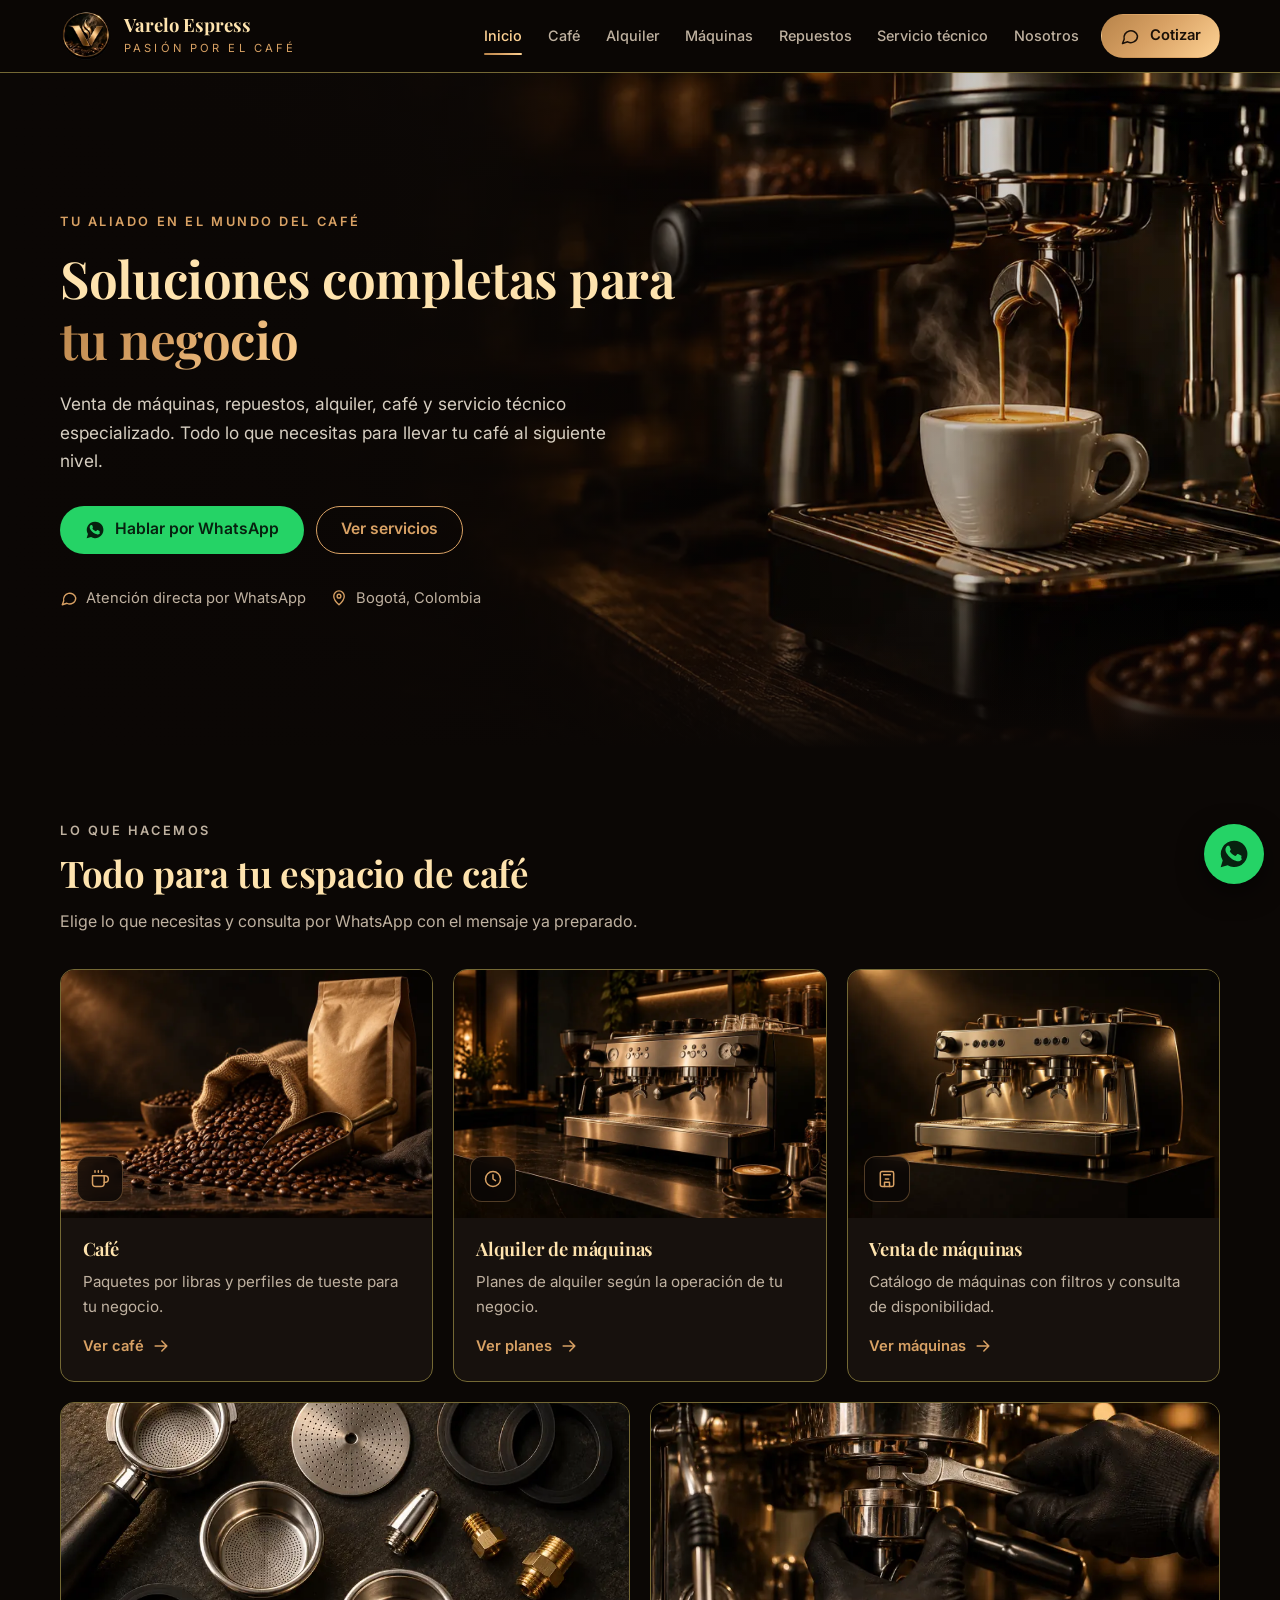
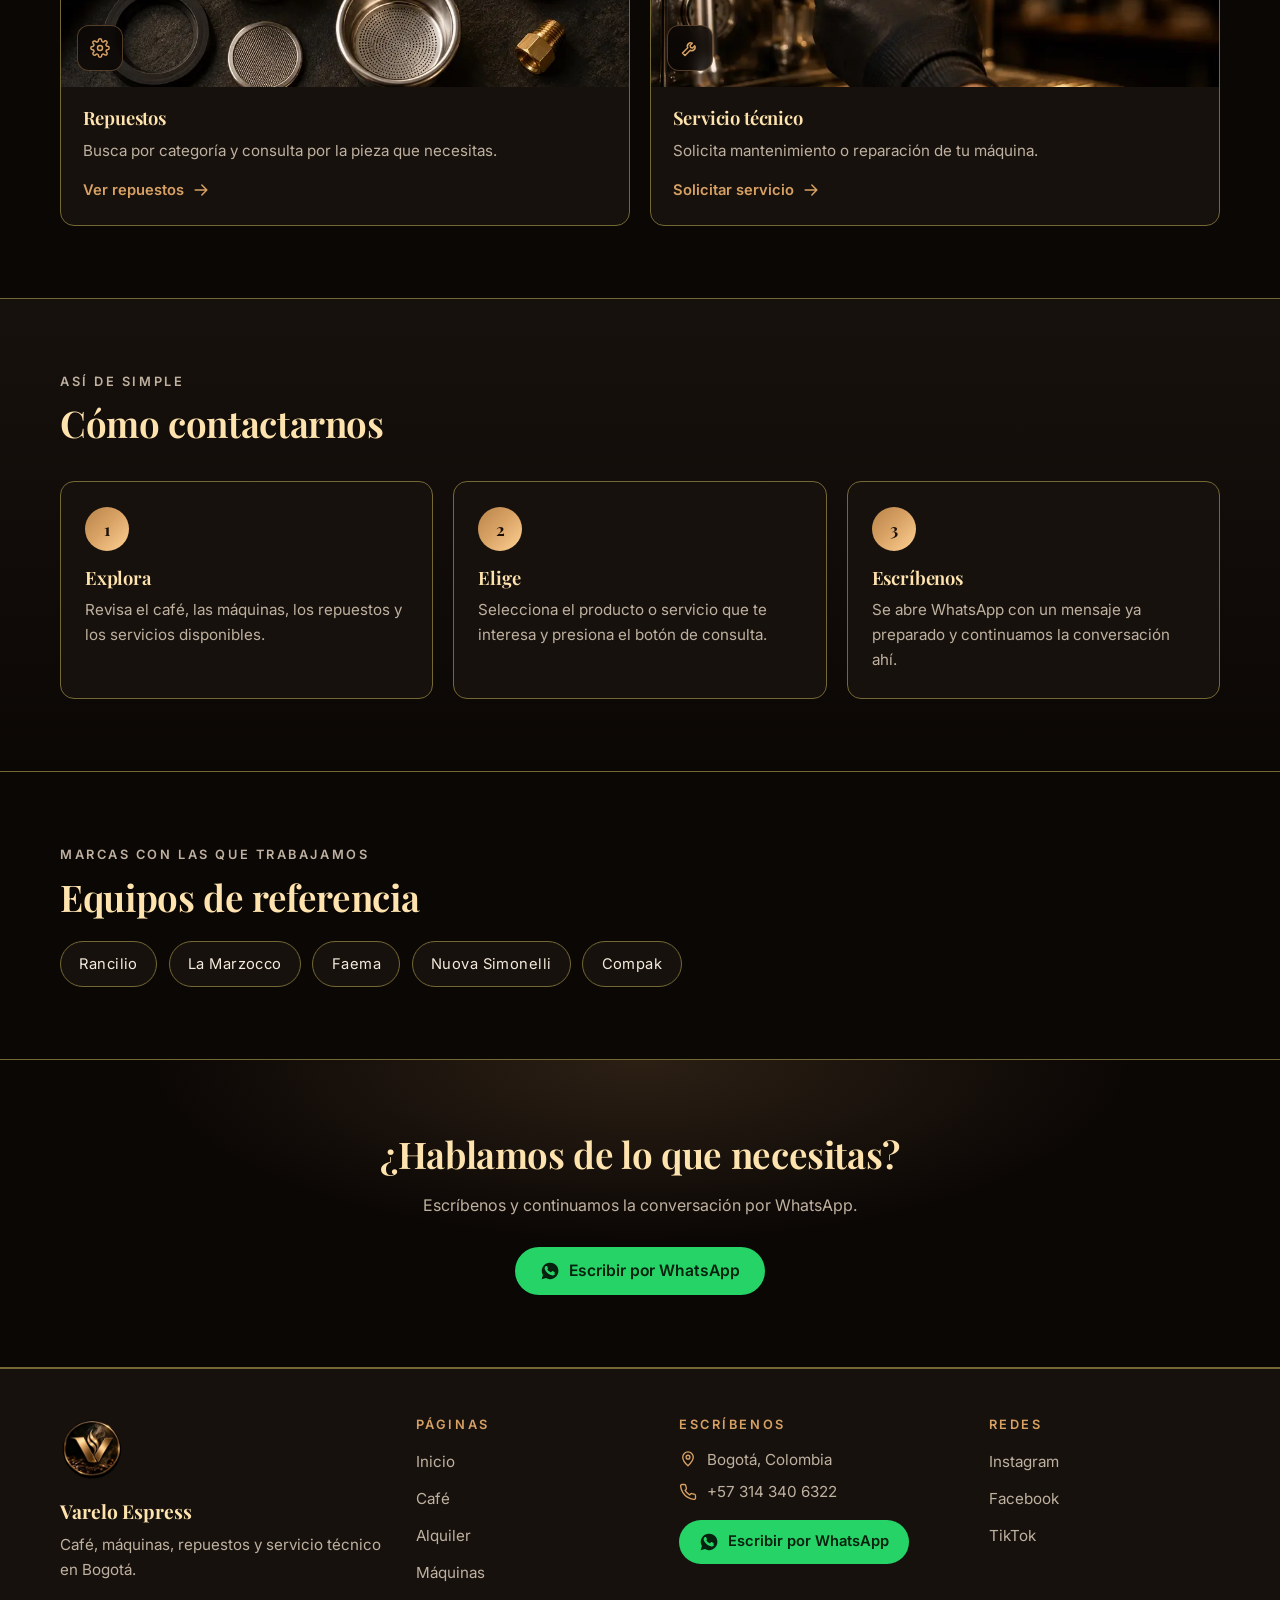
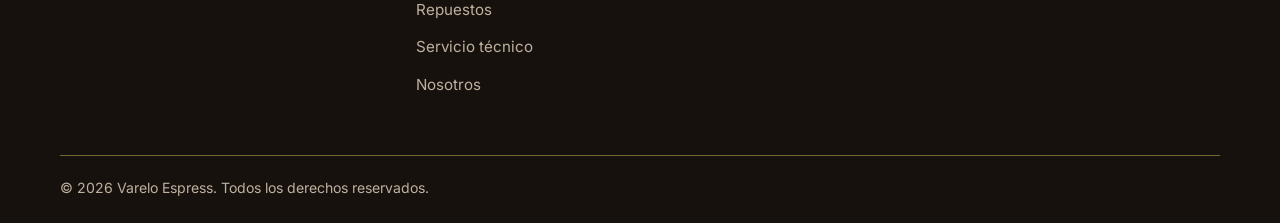
<file: index.html>
<!DOCTYPE html>
<html lang="es">
<head>
  <meta charset="utf-8">
  <meta name="viewport" content="width=device-width, initial-scale=1">

  <!-- SEO: título y descripción ÚNICOS por página -->
  <title>Varelo Espress | Café, máquinas espresso, repuestos y servicio técnico en Bogotá</title>
  <meta name="description" content="Varelo Espress en Bogotá: café, alquiler y venta de máquinas espresso, repuestos y servicio técnico. Cotiza directamente por WhatsApp.">
  <meta name="theme-color" content="#0B0705">

  <!-- Open Graph (vista previa al compartir el enlace) -->
  <meta property="og:type" content="website">
  <meta property="og:locale" content="es_CO">
  <meta property="og:site_name" content="Varelo Espress">
  <meta property="og:title" content="Varelo Espress | Café, máquinas espresso y servicio técnico">
  <meta property="og:description" content="Café, alquiler y venta de máquinas espresso, repuestos y servicio técnico en Bogotá.">
  <!-- PENDIENTE (cuando exista el dominio): descomentar y poner la URL real.
  <link rel="canonical" href="https://TU-DOMINIO/">
  <meta property="og:url" content="https://TU-DOMINIO/">
  <meta property="og:image" content="https://TU-DOMINIO/assets/img/logo-varelo.webp">
  -->

  <!-- Iconos de la pestaña -->
  <link rel="icon" href="assets/icons/favicon.ico" sizes="any">
  <link rel="icon" type="image/png" sizes="32x32" href="assets/icons/favicon-32.png">
  <link rel="apple-touch-icon" href="assets/icons/apple-touch-icon.png">

  <!-- Google Fonts: Playfair Display (títulos) + Inter (texto) -->
  <link rel="preconnect" href="https://fonts.googleapis.com">
  <link rel="preconnect" href="https://fonts.gstatic.com" crossorigin>
  <link href="https://fonts.googleapis.com/css2?family=Inter:wght@400;500;600&family=Playfair+Display:wght@600..700&display=swap" rel="stylesheet">

  <!-- Estilos: el orden importa (base → componentes → página) -->
  <link rel="stylesheet" href="assets/css/base.css">
  <link rel="stylesheet" href="assets/css/components.css">
  <link rel="stylesheet" href="assets/css/pages.css">

  <!-- Imagen principal: se pide cuanto antes (mejora la velocidad percibida) -->
  <link rel="preload" as="image" href="assets/img/hero-inicio-1600.webp" imagesrcset="assets/img/hero-inicio-900.webp 900w, assets/img/hero-inicio-1600.webp 1600w" imagesizes="100vw">

  <!-- Datos estructurados (Google). Los datos deben coincidir con config.js.
       PENDIENTE: agregar "url", "sameAs" (redes) y "openingHours" cuando se confirmen. -->
  <script type="application/ld+json">
  {
    "@context": "https://schema.org",
    "@type": "LocalBusiness",
    "name": "Varelo Espress",
    "description": "Café, alquiler y venta de máquinas espresso, repuestos y servicio técnico.",
    "telephone": "+573143406322",
    "address": { "@type": "PostalAddress", "addressLocality": "Bogotá", "addressCountry": "CO" }
  }
  </script>
</head>

<body data-page="inicio">

  <!-- Header: lo inserta layout.js. El <noscript> es el respaldo si JavaScript está apagado -->
  <div id="site-header">
    <noscript>
      <nav aria-label="Principal" style="padding:1rem;display:flex;flex-wrap:wrap;gap:1rem">
        <a href="index.html">Inicio</a><a href="cafe.html">Café</a><a href="alquiler-de-maquinas.html">Alquiler</a><a href="venta-de-maquinas.html">Máquinas</a><a href="repuestos.html">Repuestos</a><a href="servicio-tecnico.html">Servicio técnico</a><a href="nosotros.html">Nosotros</a>
      </nav>
    </noscript>
  </div>

  <main id="contenido" tabindex="-1">

    <!-- ============ HERO ============ -->
    <section class="hero" aria-labelledby="titulo-hero">
      <div class="hero__media">
        <!-- Imagen generada con IA (EJEMPLO: reemplazar por foto propia). Sin lazy: es lo primero que se ve. -->
        <img src="assets/img/hero-inicio-1600.webp"
             srcset="assets/img/hero-inicio-900.webp 900w, assets/img/hero-inicio-1600.webp 1600w"
             sizes="100vw" width="1600" height="1067" fetchpriority="high"
             alt="Máquina de espresso sirviendo un café con crema dorada sobre una barra de madera oscura">
      </div>
      <div class="wrap">
        <div class="hero__content">
          <p class="eyebrow">Tu aliado en el mundo del café</p>
          <h1 id="titulo-hero">Soluciones completas para <em>tu negocio</em></h1>
          <p class="hero__lead">Venta de máquinas, repuestos, alquiler, café y servicio técnico especializado. Todo lo que necesitas para llevar tu café
          al siguiente nivel.</p>
          <div class="hero__acciones">
            <!-- data-wa-message="" → usa el mensaje de la página definido en config.js -->
            <a class="btn btn--wa" data-wa-message=""><svg class="ico ico--wa" aria-hidden="true"><use href="#i-wa"/></svg>Hablar por WhatsApp</a>
            <a class="btn btn--borde" href="#servicios">Ver servicios</a>
          </div>
          <ul class="hero__puntos">
            <li><svg class="ico" aria-hidden="true"><use href="#i-chat"/></svg>Atención directa por WhatsApp</li>
            <li><svg class="ico" aria-hidden="true"><use href="#i-pin"/></svg>Bogotá, Colombia</li>
          </ul>
        </div>
      </div>
    </section>

    <!-- ============ SERVICIOS ============ -->
    <section class="seccion" id="servicios" aria-labelledby="titulo-servicios">
      <div class="wrap">
        <div class="sec-head">
          <p class="eyebrow">Lo que hacemos</p>
          <h2 id="titulo-servicios">Todo para tu espacio de café</h2>
          <p>Elige lo que necesitas y consulta por WhatsApp con el mensaje ya preparado.</p>
        </div>

        <!-- EJEMPLO: los 5 servicios provienen de los demos. Validar con el negocio. -->
        <div class="servicios">
          <article class="card" data-reveal>
            <div class="card__media">
              <img src="assets/img/card-venta-cafe.webp" width="900" height="600" loading="lazy" decoding="async"
                   alt="Granos de café tostado saliendo de un costal sobre una mesa de madera">
              <span class="card__icon"><svg class="ico" aria-hidden="true"><use href="#i-coffee"/></svg></span>
            </div>
            <div class="card__body">
              <h3><a class="card__link" href="cafe.html">Café</a></h3>
              <p>Paquetes por libras y perfiles de tueste para tu negocio.</p>
              <span class="card__more" aria-hidden="true">Ver café <svg class="ico" aria-hidden="true"><use href="#i-arrow"/></svg></span>
            </div>
          </article>

          <article class="card" data-reveal>
            <div class="card__media">
              <img src="assets/img/card-alquiler-maquinas.webp" width="900" height="600" loading="lazy" decoding="async"
                   alt="Máquina de espresso de dos grupos sobre una barra de cafetería">
              <span class="card__icon"><svg class="ico" aria-hidden="true"><use href="#i-clock"/></svg></span>
            </div>
            <div class="card__body">
              <h3><a class="card__link" href="alquiler-de-maquinas.html">Alquiler de máquinas</a></h3>
              <p>Planes de alquiler según la operación de tu negocio.</p>
              <span class="card__more" aria-hidden="true">Ver planes <svg class="ico" aria-hidden="true"><use href="#i-arrow"/></svg></span>
            </div>
          </article>

          <article class="card" data-reveal>
            <div class="card__media">
              <img src="assets/img/card-venta-maquinas.webp" width="900" height="600" loading="lazy" decoding="async"
                   alt="Máquina de espresso profesional exhibida con iluminación dorada">
              <span class="card__icon"><svg class="ico" aria-hidden="true"><use href="#i-machine"/></svg></span>
            </div>
            <div class="card__body">
              <h3><a class="card__link" href="venta-de-maquinas.html">Venta de máquinas</a></h3>
              <p>Catálogo de máquinas con filtros y consulta de disponibilidad.</p>
              <span class="card__more" aria-hidden="true">Ver máquinas <svg class="ico" aria-hidden="true"><use href="#i-arrow"/></svg></span>
            </div>
          </article>

          <article class="card" data-reveal>
            <div class="card__media">
              <img src="assets/img/card-repuestos.webp" width="900" height="600" loading="lazy" decoding="async"
                   alt="Repuestos de máquina de espresso: filtros, empaques y piezas de latón">
              <span class="card__icon"><svg class="ico" aria-hidden="true"><use href="#i-gear"/></svg></span>
            </div>
            <div class="card__body">
              <h3><a class="card__link" href="repuestos.html">Repuestos</a></h3>
              <p>Busca por categoría y consulta por la pieza que necesitas.</p>
              <span class="card__more" aria-hidden="true">Ver repuestos <svg class="ico" aria-hidden="true"><use href="#i-arrow"/></svg></span>
            </div>
          </article>

          <article class="card" data-reveal>
            <div class="card__media">
              <img src="assets/img/card-servicio-tecnico.webp" width="900" height="600" loading="lazy" decoding="async"
                   alt="Técnico con guantes revisando el grupo de una máquina de espresso con una llave">
              <span class="card__icon"><svg class="ico" aria-hidden="true"><use href="#i-wrench"/></svg></span>
            </div>
            <div class="card__body">
              <h3><a class="card__link" href="servicio-tecnico.html">Servicio técnico</a></h3>
              <p>Solicita mantenimiento o reparación de tu máquina.</p>
              <span class="card__more" aria-hidden="true">Solicitar servicio <svg class="ico" aria-hidden="true"><use href="#i-arrow"/></svg></span>
            </div>
          </article>
        </div>
      </div>
    </section>

    <!-- ============ CÓMO FUNCIONA ============ -->
    <section class="seccion banda" aria-labelledby="titulo-pasos">
      <div class="wrap">
        <div class="sec-head">
          <p class="eyebrow">Así de simple</p>
          <h2 id="titulo-pasos">Cómo contactarnos</h2>
        </div>
        <ol class="pasos">
          <li class="paso" data-reveal>
            <span class="paso__num" aria-hidden="true">1</span>
            <h3>Explora</h3>
            <p>Revisa el café, las máquinas, los repuestos y los servicios disponibles.</p>
          </li>
          <li class="paso" data-reveal>
            <span class="paso__num" aria-hidden="true">2</span>
            <h3>Elige</h3>
            <p>Selecciona el producto o servicio que te interesa y presiona el botón de consulta.</p>
          </li>
          <li class="paso" data-reveal>
            <span class="paso__num" aria-hidden="true">3</span>
            <h3>Escríbenos</h3>
            <p>Se abre WhatsApp con un mensaje ya preparado y continuamos la conversación ahí.</p>
          </li>
        </ol>
      </div>
    </section>

    <!-- ============ MARCAS ============ -->
    <!-- EJEMPLO: marcas tomadas de los demos. Reemplazar por las reales (ver CONTENIDO-PENDIENTE.md).
         Solo texto: no usamos logos de terceros para no insinuar distribución autorizada. -->
    <section class="seccion" aria-labelledby="titulo-marcas">
      <div class="wrap">
        <div class="sec-head" style="margin-bottom:1.4rem">
          <p class="eyebrow">Marcas con las que trabajamos</p>
          <h2 id="titulo-marcas">Equipos de referencia</h2>
        </div>
        <ul class="marcas" data-reveal>
          <li>Rancilio</li><li>La Marzocco</li><li>Faema</li><li>Nuova Simonelli</li><li>Compak</li>
        </ul>
      </div>
    </section>

    <!-- ============ LLAMADO FINAL ============ -->
    <section class="seccion banda cta-final" aria-labelledby="titulo-cta">
      <div class="wrap" data-reveal>
        <h2 id="titulo-cta">¿Hablamos de lo que necesitas?</h2>
        <p>Escríbenos y continuamos la conversación por WhatsApp.</p>
        <a class="btn btn--wa" data-wa-message=""><svg class="ico ico--wa" aria-hidden="true"><use href="#i-wa"/></svg>Escribir por WhatsApp</a>
      </div>
    </section>

  </main>

  <!-- Footer: lo inserta layout.js -->
  <div id="site-footer"></div>

  <!-- Scripts: el ORDEN importa. "defer" los ejecuta en orden cuando el HTML ya cargó. -->
  <script src="assets/js/config.js" defer></script>
  <script src="assets/icons/sprite.js" defer></script>
  <script src="assets/js/whatsapp.js" defer></script>
  <script src="assets/js/layout.js" defer></script>
  <script src="assets/js/nav.js" defer></script>
  <script src="assets/js/reveal.js" defer></script>
</body>
</html>
</file>
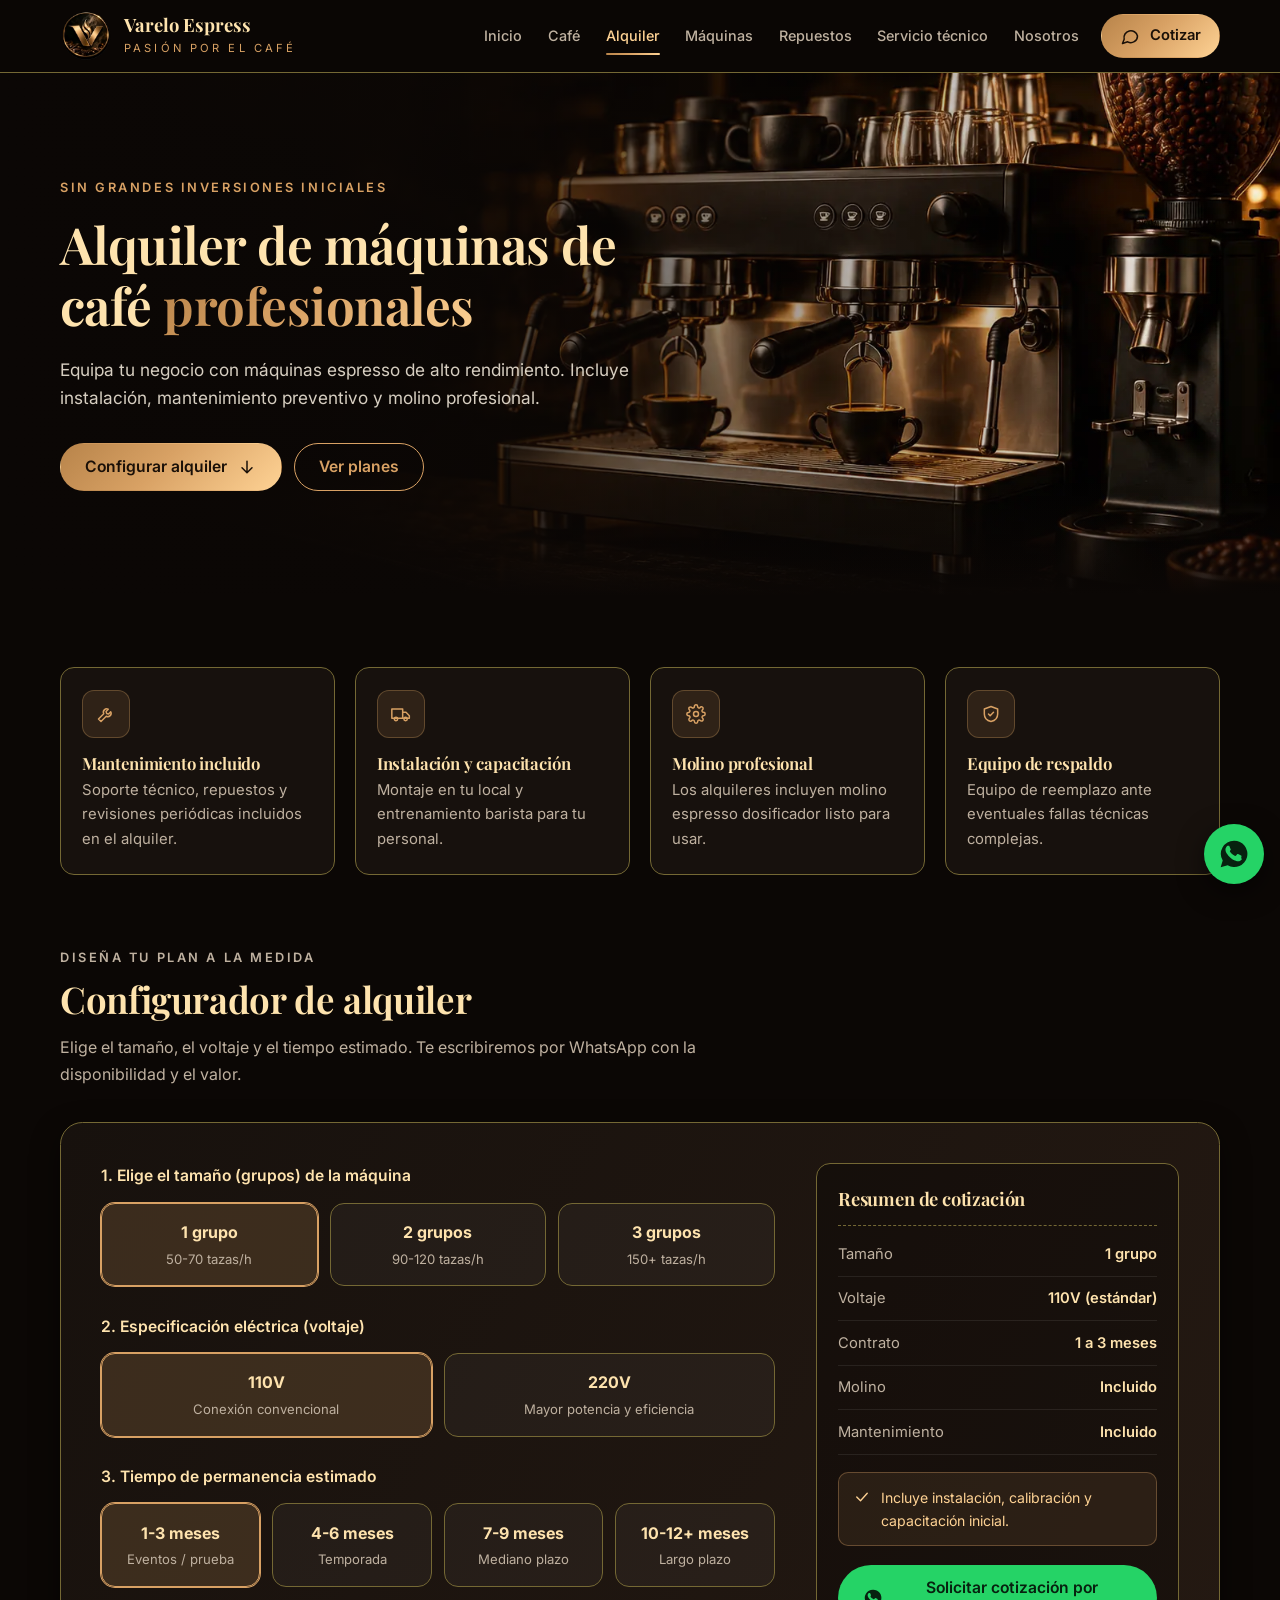
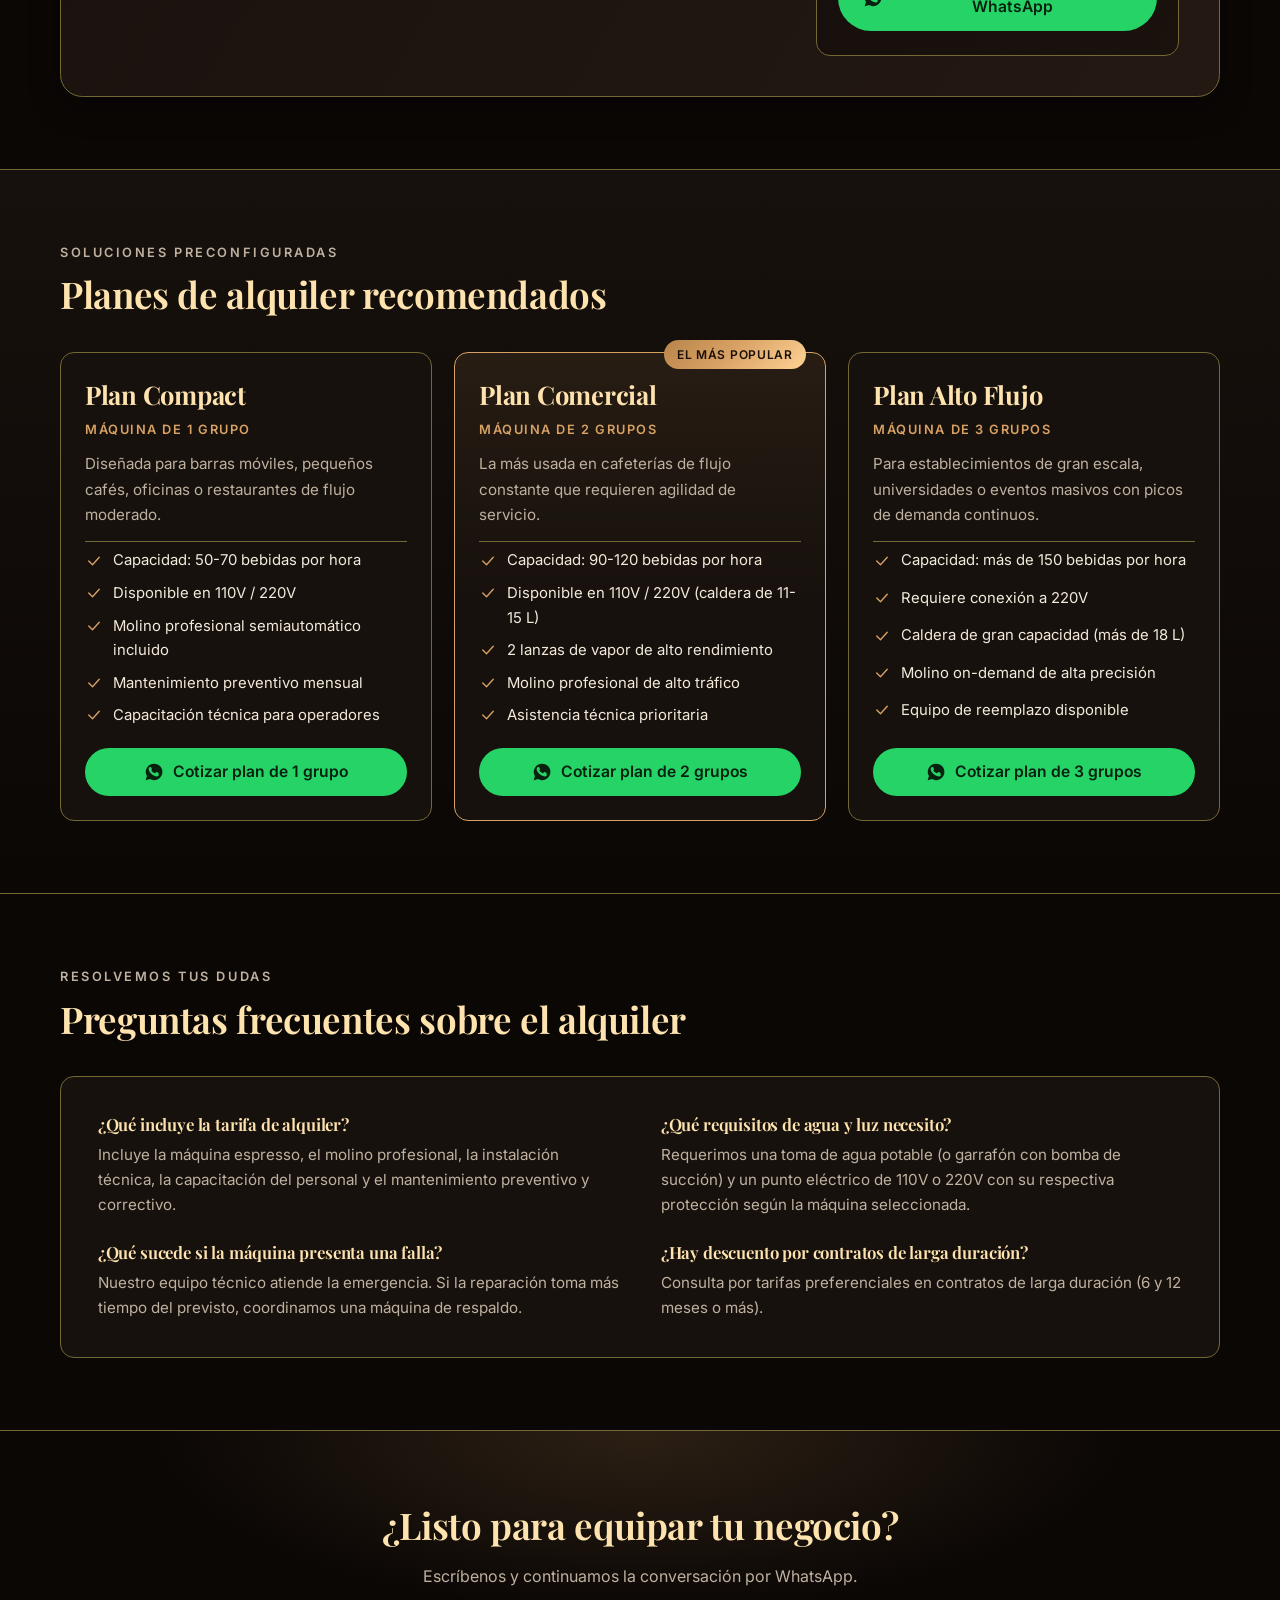
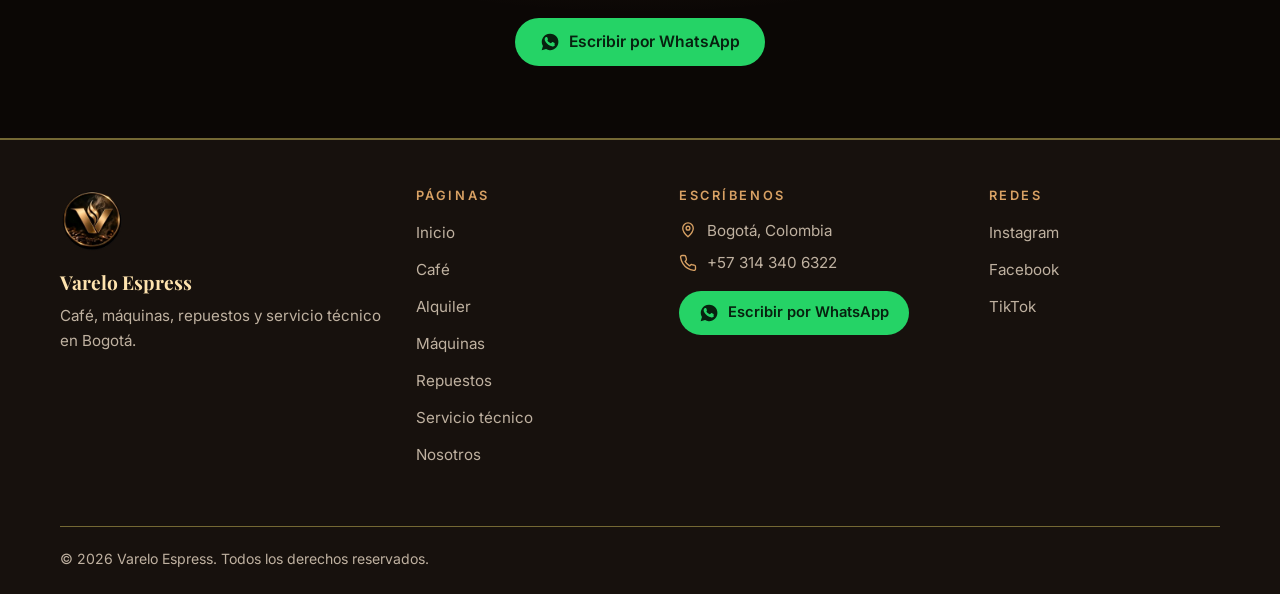
<file: alquiler-de-maquinas.html>
<!DOCTYPE html>
<html lang="es">
<head>
  <meta charset="utf-8">
  <meta name="viewport" content="width=device-width, initial-scale=1">

  <!-- SEO: título y descripción ÚNICOS por página -->
  <title>Alquiler de máquinas de café espresso en Bogotá | Varelo Espress</title>
  <meta name="description" content="Alquiler de máquinas de café espresso de 1, 2 y 3 grupos en Bogotá, con molino, instalación y mantenimiento. Configura tu plan y cotiza por WhatsApp.">
  <meta name="theme-color" content="#0B0705">

  <!-- Open Graph (vista previa al compartir el enlace) -->
  <meta property="og:type" content="website">
  <meta property="og:locale" content="es_CO">
  <meta property="og:site_name" content="Varelo Espress">
  <meta property="og:title" content="Alquiler de máquinas de café espresso | Varelo Espress">
  <meta property="og:description" content="Máquinas espresso de 1, 2 y 3 grupos con molino, instalación y mantenimiento. Cotiza por WhatsApp.">
  <!-- PENDIENTE (cuando exista el dominio): descomentar y poner la URL real.
  <link rel="canonical" href="https://TU-DOMINIO/alquiler-de-maquinas.html">
  <meta property="og:url" content="https://TU-DOMINIO/alquiler-de-maquinas.html">
  <meta property="og:image" content="https://TU-DOMINIO/assets/img/hero-alquiler-1600.webp">
  -->

  <!-- Iconos de la pestaña -->
  <link rel="icon" href="assets/icons/favicon.ico" sizes="any">
  <link rel="icon" type="image/png" sizes="32x32" href="assets/icons/favicon-32.png">
  <link rel="apple-touch-icon" href="assets/icons/apple-touch-icon.png">

  <!-- Google Fonts: Playfair Display (títulos) + Inter (texto) -->
  <link rel="preconnect" href="https://fonts.googleapis.com">
  <link rel="preconnect" href="https://fonts.gstatic.com" crossorigin>
  <link href="https://fonts.googleapis.com/css2?family=Inter:wght@400;500;600&family=Playfair+Display:wght@600..700&display=swap" rel="stylesheet">

  <!-- Estilos: el orden importa (base → componentes → página) -->
  <link rel="stylesheet" href="assets/css/base.css">
  <link rel="stylesheet" href="assets/css/components.css">
  <link rel="stylesheet" href="assets/css/pages.css">

  <!-- Imagen principal: se pide cuanto antes -->
  <link rel="preload" as="image" href="assets/img/hero-alquiler-1600.webp" imagesrcset="assets/img/hero-alquiler-900.webp 900w, assets/img/hero-alquiler-1600.webp 1600w" imagesizes="100vw">

  <!-- Datos estructurados: ruta de navegación (BreadcrumbList).
       PENDIENTE: agregar las URLs absolutas ("item") cuando exista el dominio.
       No se agrega FAQPage mientras las respuestas sean de EJEMPLO. -->
  <script type="application/ld+json">
  {
    "@context": "https://schema.org",
    "@type": "BreadcrumbList",
    "itemListElement": [
      { "@type": "ListItem", "position": 1, "name": "Inicio" },
      { "@type": "ListItem", "position": 2, "name": "Alquiler de máquinas" }
    ]
  }
  </script>
</head>

<body data-page="alquiler">

  <!-- Header: lo inserta layout.js. El <noscript> es el respaldo si JavaScript está apagado -->
  <div id="site-header">
    <noscript>
      <nav aria-label="Principal" style="padding:1rem;display:flex;flex-wrap:wrap;gap:1rem">
        <a href="index.html">Inicio</a><a href="cafe.html">Café</a><a href="alquiler-de-maquinas.html">Alquiler</a><a href="venta-de-maquinas.html">Máquinas</a><a href="repuestos.html">Repuestos</a><a href="servicio-tecnico.html">Servicio técnico</a><a href="nosotros.html">Nosotros</a>
      </nav>
    </noscript>
  </div>

  <main id="contenido" tabindex="-1">

    <!-- ============ HERO ============ -->
    <section class="hero hero--interna" aria-labelledby="titulo-hero">
      <div class="hero__media">
        <!-- Imagen generada con IA (EJEMPLO: reemplazar por foto propia) -->
        <img src="assets/img/hero-alquiler-1600.webp"
             srcset="assets/img/hero-alquiler-900.webp 900w, assets/img/hero-alquiler-1600.webp 1600w"
             sizes="100vw" width="1600" height="1067" fetchpriority="high"
             alt="Máquina de espresso de dos grupos con molino sobre una barra de cafetería">
      </div>
      <div class="wrap">
        <div class="hero__content">
          <p class="eyebrow">Sin grandes inversiones iniciales</p>
          <h1 id="titulo-hero">Alquiler de máquinas de café <em>profesionales</em></h1>
          <!-- EJEMPLO: se omitió "tecnología italiana" del demo hasta confirmar la procedencia de los equipos -->
          <p class="hero__lead">Equipa tu negocio con máquinas espresso de alto rendimiento. Incluye instalación, mantenimiento preventivo y molino profesional.</p>
          <div class="hero__acciones">
            <a class="btn btn--oro" href="#cotizador">Configurar alquiler <svg class="ico" aria-hidden="true"><use href="#i-arrow-down"/></svg></a>
            <a class="btn btn--borde" href="#planes">Ver planes</a>
          </div>
        </div>
      </div>
    </section>

    <!-- ============ BENEFICIOS ============ -->
    <!-- EJEMPLO: textos del demo, sin las afirmaciones absolutas ("100 %", "sin costo", "inmediata"). -->
    <section class="seccion" aria-label="Beneficios del alquiler" style="padding-bottom:0">
      <div class="wrap">
        <div class="beneficios beneficios--4">
          <div class="beneficio" data-reveal>
            <span class="beneficio__icon"><svg class="ico" aria-hidden="true"><use href="#i-wrench"/></svg></span>
            <div><h3>Mantenimiento incluido</h3><p>Soporte técnico, repuestos y revisiones periódicas incluidos en el alquiler.</p></div>
          </div>
          <div class="beneficio" data-reveal>
            <span class="beneficio__icon"><svg class="ico" aria-hidden="true"><use href="#i-truck"/></svg></span>
            <div><h3>Instalación y capacitación</h3><p>Montaje en tu local y entrenamiento barista para tu personal.</p></div>
          </div>
          <div class="beneficio" data-reveal>
            <span class="beneficio__icon"><svg class="ico" aria-hidden="true"><use href="#i-gear"/></svg></span>
            <div><h3>Molino profesional</h3><p>Los alquileres incluyen molino espresso dosificador listo para usar.</p></div>
          </div>
          <div class="beneficio" data-reveal>
            <span class="beneficio__icon"><svg class="ico" aria-hidden="true"><use href="#i-shield"/></svg></span>
            <div><h3>Equipo de respaldo</h3><p>Equipo de reemplazo ante eventuales fallas técnicas complejas.</p></div>
          </div>
        </div>
      </div>
    </section>

    <!-- ============ CONFIGURADOR DE ALQUILER ============ -->
    <!-- No envía datos a ningún servidor: assets/js/alquiler.js actualiza el resumen y el enlace
         de WhatsApp cada vez que se cambia una opción.
         EJEMPLO: tamaños, capacidades, voltajes y rangos de tiempo vienen de los demos.
         Para cambiar una opción edita value / data-resumen / el texto de la tarjeta.
         Se corrigió el demo: los rangos "7-9" y "9-12+" se cruzaban en el mes 9; ahora son "7-9" y "10-12+". -->
    <section class="seccion" id="cotizador" aria-labelledby="titulo-cotizador">
      <div class="wrap">
        <div class="sec-head">
          <p class="eyebrow">Diseña tu plan a la medida</p>
          <h2 id="titulo-cotizador">Configurador de alquiler</h2>
          <p>Elige el tamaño, el voltaje y el tiempo estimado. Te escribiremos por WhatsApp con la disponibilidad y el valor.</p>
        </div>

        <form class="alq" id="alquiler-form" novalidate data-reveal>
          <div class="alq__opcionesbox">

            <fieldset class="alq__paso">
              <legend>1. Elige el tamaño (grupos) de la máquina</legend>
              <div class="alq__opciones alq__opciones--3">
                <div class="opcion">
                  <input type="radio" id="alq-grupos-1" name="grupos" value="1" data-resumen="1 grupo" checked>
                  <label class="opcion__caja" for="alq-grupos-1"><strong>1 grupo</strong><small>50-70 tazas/h</small></label>
                </div>
                <div class="opcion">
                  <input type="radio" id="alq-grupos-2" name="grupos" value="2" data-resumen="2 grupos">
                  <label class="opcion__caja" for="alq-grupos-2"><strong>2 grupos</strong><small>90-120 tazas/h</small></label>
                </div>
                <div class="opcion">
                  <input type="radio" id="alq-grupos-3" name="grupos" value="3" data-resumen="3 grupos">
                  <label class="opcion__caja" for="alq-grupos-3"><strong>3 grupos</strong><small>150+ tazas/h</small></label>
                </div>
              </div>
            </fieldset>

            <fieldset class="alq__paso">
              <legend>2. Especificación eléctrica (voltaje)</legend>
              <div class="alq__opciones alq__opciones--2">
                <div class="opcion">
                  <input type="radio" id="alq-voltaje-110" name="voltaje" value="110" data-resumen="110V (estándar)" checked>
                  <label class="opcion__caja" for="alq-voltaje-110"><strong>110V</strong><small>Conexión convencional</small></label>
                </div>
                <div class="opcion">
                  <input type="radio" id="alq-voltaje-220" name="voltaje" value="220" data-resumen="220V (bifásica)">
                  <label class="opcion__caja" for="alq-voltaje-220"><strong>220V</strong><small>Mayor potencia y eficiencia</small></label>
                </div>
              </div>
              <p class="campo__ayuda alq__aviso" id="alq-aviso-voltaje" role="status" hidden>La máquina de 3 grupos requiere conexión a 220V.</p>
            </fieldset>

            <fieldset class="alq__paso">
              <legend>3. Tiempo de permanencia estimado</legend>
              <div class="alq__opciones alq__opciones--4">
                <div class="opcion">
                  <input type="radio" id="alq-tiempo-1-3" name="tiempo" value="1-3" data-resumen="1 a 3 meses" checked>
                  <label class="opcion__caja" for="alq-tiempo-1-3"><strong>1-3 meses</strong><small>Eventos / prueba</small></label>
                </div>
                <div class="opcion">
                  <input type="radio" id="alq-tiempo-4-6" name="tiempo" value="4-6" data-resumen="4 a 6 meses">
                  <label class="opcion__caja" for="alq-tiempo-4-6"><strong>4-6 meses</strong><small>Temporada</small></label>
                </div>
                <div class="opcion">
                  <input type="radio" id="alq-tiempo-7-9" name="tiempo" value="7-9" data-resumen="7 a 9 meses">
                  <label class="opcion__caja" for="alq-tiempo-7-9"><strong>7-9 meses</strong><small>Mediano plazo</small></label>
                </div>
                <div class="opcion">
                  <input type="radio" id="alq-tiempo-10-12" name="tiempo" value="10-12" data-resumen="10 a 12 meses o más">
                  <label class="opcion__caja" for="alq-tiempo-10-12"><strong>10-12+ meses</strong><small>Largo plazo</small></label>
                </div>
              </div>
            </fieldset>

          </div>

          <aside class="alq__resumen" aria-labelledby="titulo-resumen">
            <h3 id="titulo-resumen">Resumen de cotización</h3>
            <dl class="resumen" aria-live="polite">
              <div><dt>Tamaño</dt><dd id="alq-r-grupos">1 grupo</dd></div>
              <div><dt>Voltaje</dt><dd id="alq-r-voltaje">110V (estándar)</dd></div>
              <div><dt>Contrato</dt><dd id="alq-r-tiempo">1 a 3 meses</dd></div>
              <div><dt>Molino</dt><dd>Incluido</dd></div>
              <div><dt>Mantenimiento</dt><dd>Incluido</dd></div>
            </dl>
            <p class="alq__nota"><svg class="ico" aria-hidden="true"><use href="#i-check"/></svg>Incluye instalación, calibración y capacitación inicial.</p>
            <!-- El href lo asigna alquiler.js (no usa data-wa-message porque el mensaje cambia con las opciones) -->
            <a class="btn btn--wa btn--block" id="alq-wa" href="#"><svg class="ico ico--wa" aria-hidden="true"><use href="#i-wa"/></svg>Solicitar cotización por WhatsApp</a>
          </aside>
        </form>
      </div>
    </section>

    <!-- ============ PLANES RECOMENDADOS ============ -->
    <!-- EJEMPLO: los 3 planes, sus capacidades, calderas, voltajes y la etiqueta "El más popular" vienen
         de los demos y NO están confirmados. No hay precios. -->
    <section class="seccion banda" id="planes" aria-labelledby="titulo-planes">
      <div class="wrap">
        <div class="sec-head">
          <p class="eyebrow">Soluciones preconfiguradas</p>
          <h2 id="titulo-planes">Planes de alquiler recomendados</h2>
        </div>
        <div class="planes">
        <article class="paquete" data-reveal>
          <h3 class="plan__nombre">Plan Compact</h3>
          <p class="plan__sub">Máquina de 1 grupo</p>
          <p class="plan__desc">Diseñada para barras móviles, pequeños cafés, oficinas o restaurantes de flujo moderado.</p>
          <ul class="check-list">
            <li><svg class="ico" aria-hidden="true"><use href="#i-check"/></svg>Capacidad: 50-70 bebidas por hora</li>
            <li><svg class="ico" aria-hidden="true"><use href="#i-check"/></svg>Disponible en 110V / 220V</li>
            <li><svg class="ico" aria-hidden="true"><use href="#i-check"/></svg>Molino profesional semiautomático incluido</li>
            <li><svg class="ico" aria-hidden="true"><use href="#i-check"/></svg>Mantenimiento preventivo mensual</li>
            <li><svg class="ico" aria-hidden="true"><use href="#i-check"/></svg>Capacitación técnica para operadores</li>
          </ul>
          <a class="btn btn--wa" data-wa-message="Hola, estoy interesado en el Plan Compact (alquiler de 1 grupo). Quisiera recibir información y disponibilidad."><svg class="ico ico--wa" aria-hidden="true"><use href="#i-wa"/></svg>Cotizar plan de 1 grupo</a>
        </article>

        <article class="paquete paquete--destacado" data-reveal>
          <span class="badge">El más popular</span>
          <h3 class="plan__nombre">Plan Comercial</h3>
          <p class="plan__sub">Máquina de 2 grupos</p>
          <p class="plan__desc">La más usada en cafeterías de flujo constante que requieren agilidad de servicio.</p>
          <ul class="check-list">
            <li><svg class="ico" aria-hidden="true"><use href="#i-check"/></svg>Capacidad: 90-120 bebidas por hora</li>
            <li><svg class="ico" aria-hidden="true"><use href="#i-check"/></svg>Disponible en 110V / 220V (caldera de 11-15 L)</li>
            <li><svg class="ico" aria-hidden="true"><use href="#i-check"/></svg>2 lanzas de vapor de alto rendimiento</li>
            <li><svg class="ico" aria-hidden="true"><use href="#i-check"/></svg>Molino profesional de alto tráfico</li>
            <li><svg class="ico" aria-hidden="true"><use href="#i-check"/></svg>Asistencia técnica prioritaria</li>
          </ul>
          <a class="btn btn--wa" data-wa-message="Hola, estoy interesado en el Plan Comercial (alquiler de 2 grupos). Quisiera recibir información y disponibilidad."><svg class="ico ico--wa" aria-hidden="true"><use href="#i-wa"/></svg>Cotizar plan de 2 grupos</a>
        </article>

        <article class="paquete" data-reveal>
          <h3 class="plan__nombre">Plan Alto Flujo</h3>
          <p class="plan__sub">Máquina de 3 grupos</p>
          <p class="plan__desc">Para establecimientos de gran escala, universidades o eventos masivos con picos de demanda continuos.</p>
          <ul class="check-list">
            <li><svg class="ico" aria-hidden="true"><use href="#i-check"/></svg>Capacidad: más de 150 bebidas por hora</li>
            <li><svg class="ico" aria-hidden="true"><use href="#i-check"/></svg>Requiere conexión a 220V</li>
            <li><svg class="ico" aria-hidden="true"><use href="#i-check"/></svg>Caldera de gran capacidad (más de 18 L)</li>
            <li><svg class="ico" aria-hidden="true"><use href="#i-check"/></svg>Molino on-demand de alta precisión</li>
            <li><svg class="ico" aria-hidden="true"><use href="#i-check"/></svg>Equipo de reemplazo disponible</li>
          </ul>
          <a class="btn btn--wa" data-wa-message="Hola, estoy interesado en el Plan Alto Flujo (alquiler de 3 grupos). Quisiera recibir información y disponibilidad."><svg class="ico ico--wa" aria-hidden="true"><use href="#i-wa"/></svg>Cotizar plan de 3 grupos</a>
        </article>
        </div>
      </div>
    </section>

    <!-- ============ PREGUNTAS FRECUENTES ============ -->
    <!-- EJEMPLO: respuestas basadas en los demos. Validar con el negocio. -->
    <section class="seccion" aria-labelledby="titulo-faq">
      <div class="wrap">
        <div class="sec-head">
          <p class="eyebrow">Resolvemos tus dudas</p>
          <h2 id="titulo-faq">Preguntas frecuentes sobre el alquiler</h2>
        </div>
        <div class="faq" data-reveal>
          <div>
            <h3>¿Qué incluye la tarifa de alquiler?</h3>
            <p>Incluye la máquina espresso, el molino profesional, la instalación técnica, la capacitación del personal y el mantenimiento preventivo y correctivo.</p>
          </div>
          <div>
            <h3>¿Qué requisitos de agua y luz necesito?</h3>
            <p>Requerimos una toma de agua potable (o garrafón con bomba de succión) y un punto eléctrico de 110V o 220V con su respectiva protección según la máquina seleccionada.</p>
          </div>
          <div>
            <h3>¿Qué sucede si la máquina presenta una falla?</h3>
            <p>Nuestro equipo técnico atiende la emergencia. Si la reparación toma más tiempo del previsto, coordinamos una máquina de respaldo.</p>
          </div>
          <div>
            <h3>¿Hay descuento por contratos de larga duración?</h3>
            <p>Consulta por tarifas preferenciales en contratos de larga duración (6 y 12 meses o más).</p>
          </div>
        </div>
      </div>
    </section>

    <!-- ============ LLAMADO FINAL ============ -->
    <section class="seccion banda cta-final" aria-labelledby="titulo-cta">
      <div class="wrap" data-reveal>
        <h2 id="titulo-cta">¿Listo para equipar tu negocio?</h2>
        <p>Escríbenos y continuamos la conversación por WhatsApp.</p>
        <a class="btn btn--wa" data-wa-message=""><svg class="ico ico--wa" aria-hidden="true"><use href="#i-wa"/></svg>Escribir por WhatsApp</a>
      </div>
    </section>

  </main>

  <!-- Footer: lo inserta layout.js -->
  <div id="site-footer"></div>

  <!-- Scripts: el ORDEN importa. alquiler.js va al final porque usa whatsapp.js. -->
  <script src="assets/js/config.js" defer></script>
  <script src="assets/icons/sprite.js" defer></script>
  <script src="assets/js/whatsapp.js" defer></script>
  <script src="assets/js/layout.js" defer></script>
  <script src="assets/js/nav.js" defer></script>
  <script src="assets/js/reveal.js" defer></script>
  <script src="assets/js/alquiler.js" defer></script>
</body>
</html>
</file>
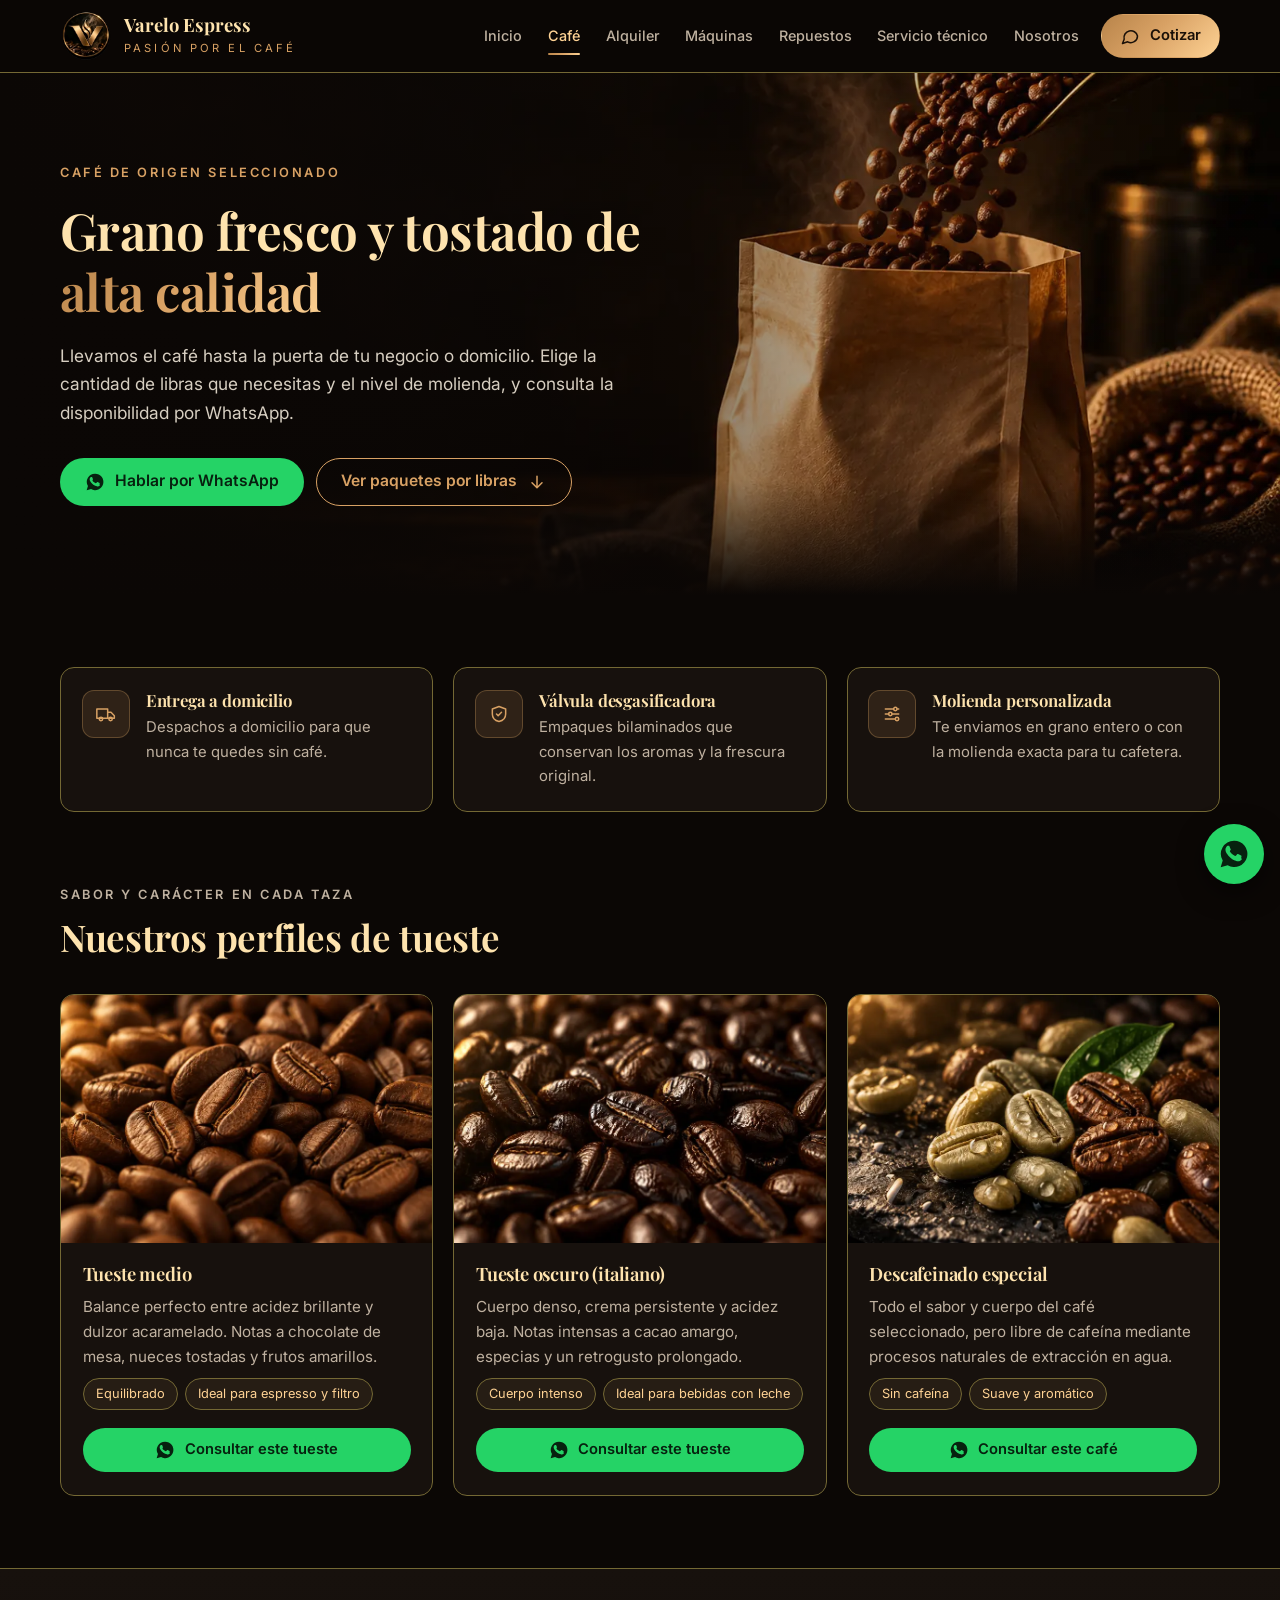
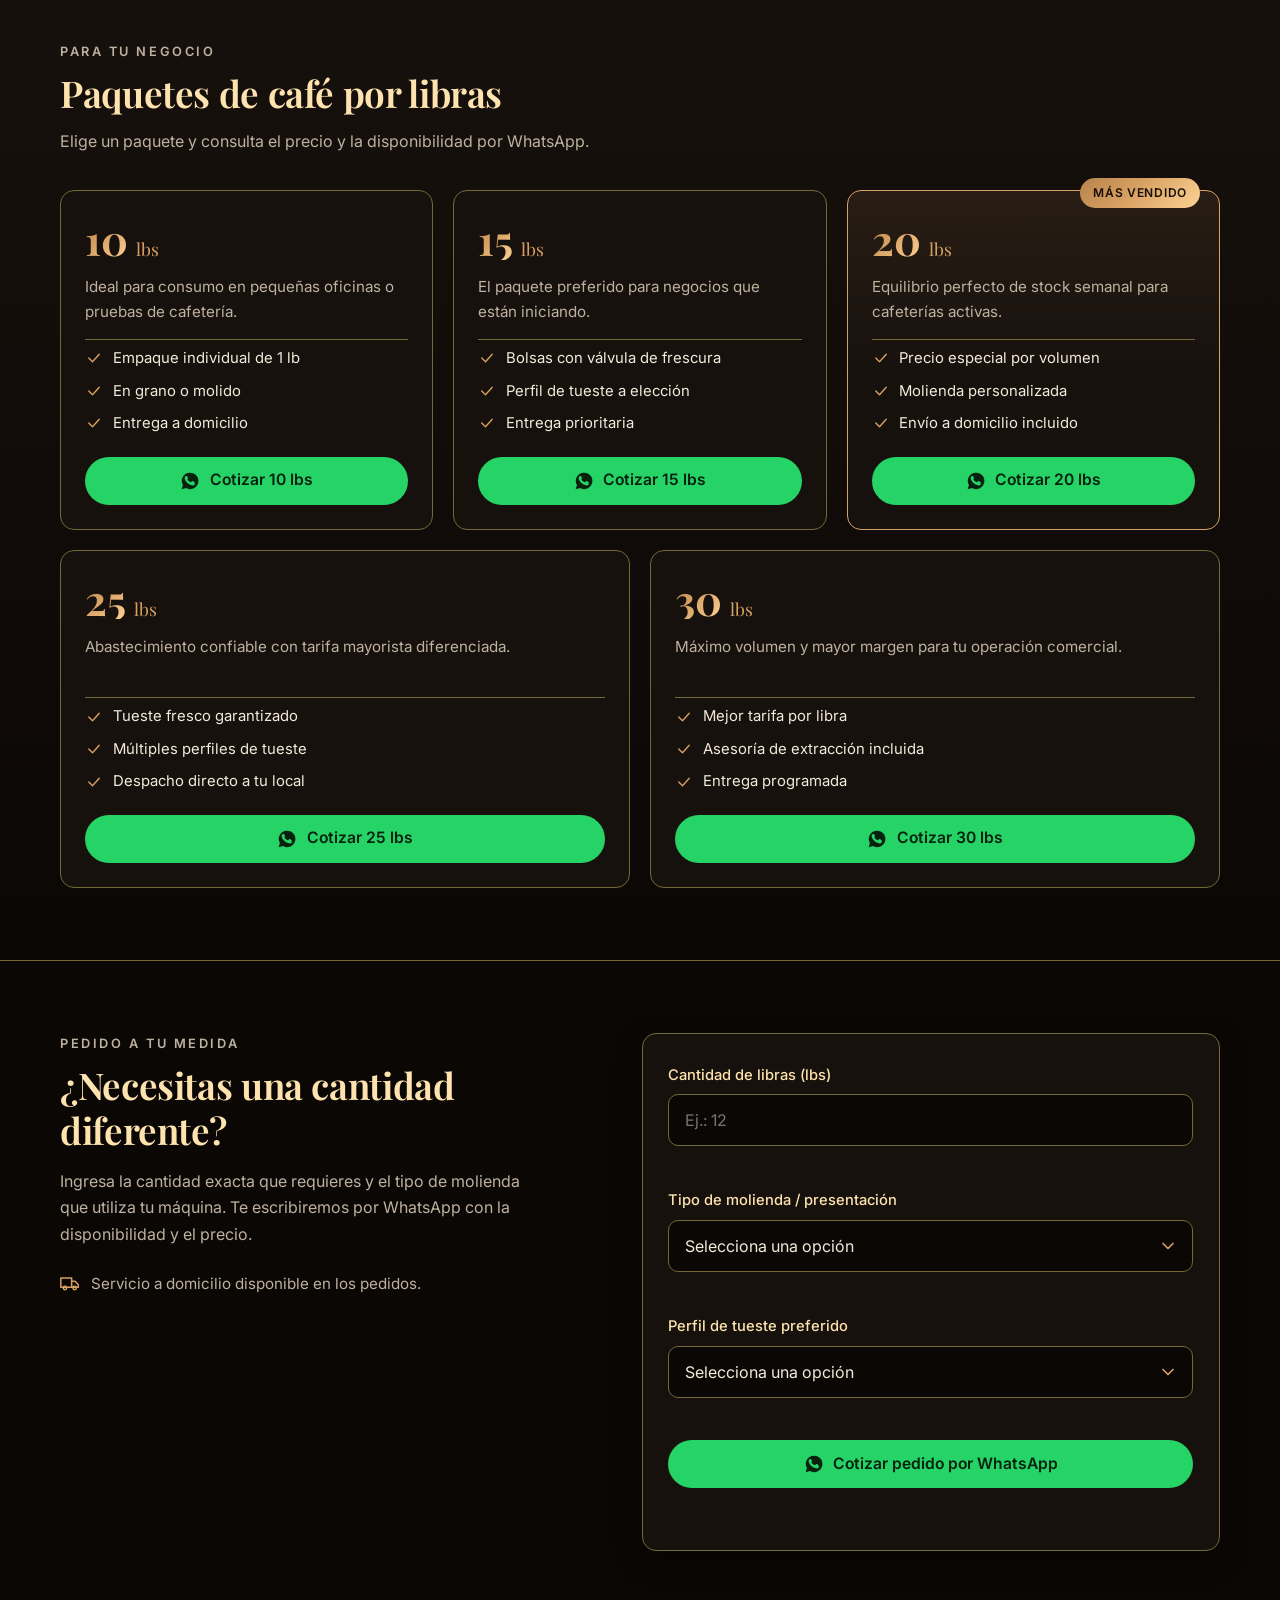
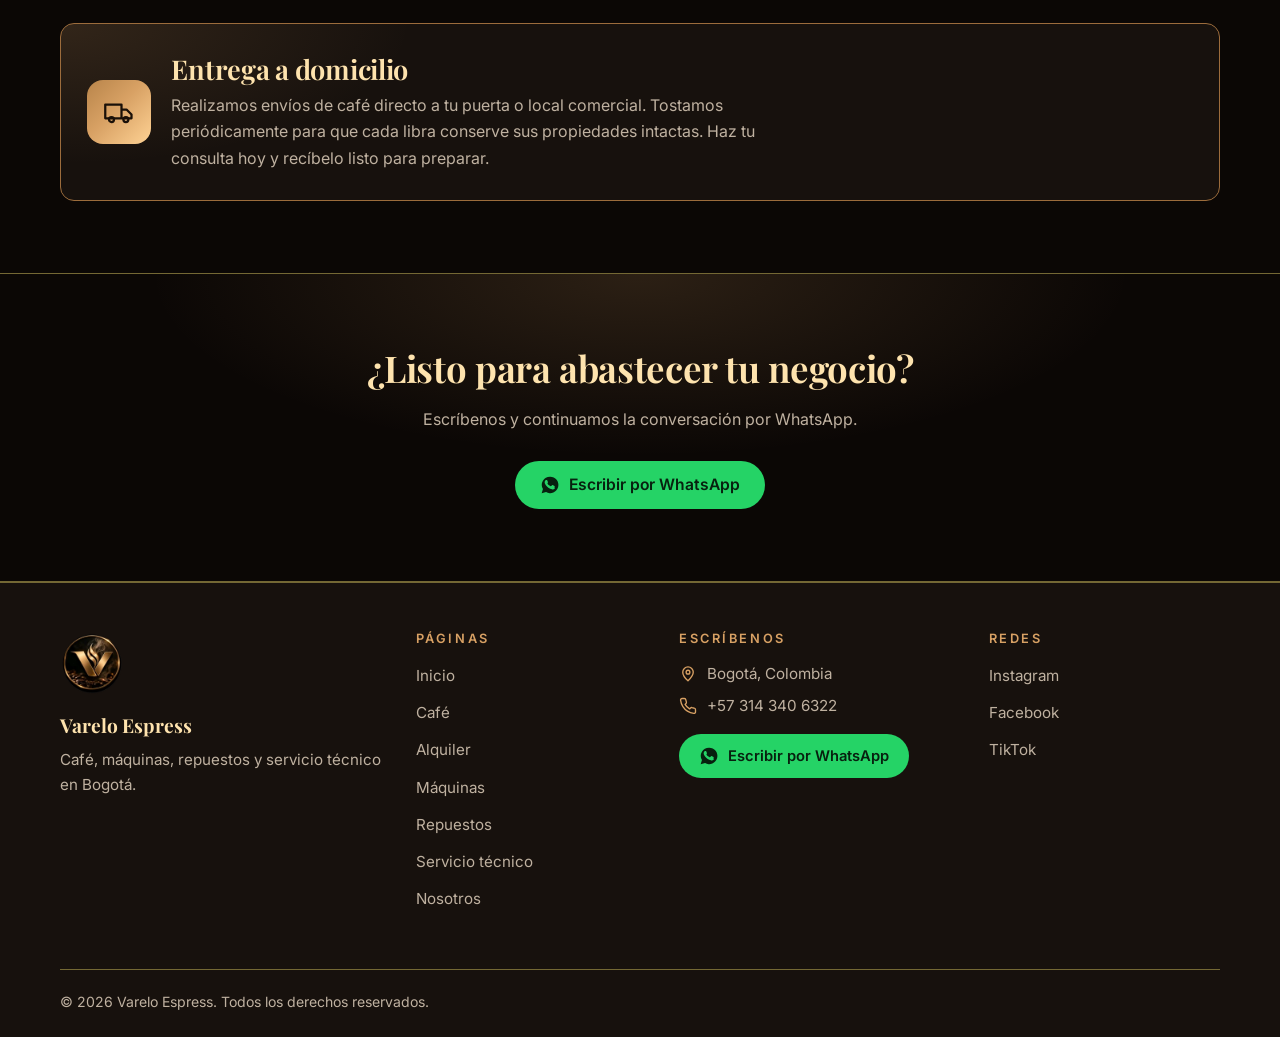
<file: cafe.html>
<!DOCTYPE html>
<html lang="es">
<head>
  <meta charset="utf-8">
  <meta name="viewport" content="width=device-width, initial-scale=1">

  <!-- SEO: título y descripción ÚNICOS por página -->
  <title>Café en grano y molido en Bogotá | Varelo Espress</title>
  <meta name="description" content="Café en grano o molido por libras, en tueste medio, oscuro o descafeinado. Cotiza por WhatsApp con Varelo Espress en Bogotá.">
  <meta name="theme-color" content="#0B0705">

  <!-- Open Graph (vista previa al compartir el enlace) -->
  <meta property="og:type" content="website">
  <meta property="og:locale" content="es_CO">
  <meta property="og:site_name" content="Varelo Espress">
  <meta property="og:title" content="Café en grano y molido | Varelo Espress">
  <meta property="og:description" content="Café por libras en tueste medio, oscuro o descafeinado. Cotiza por WhatsApp.">
  <!-- PENDIENTE (cuando exista el dominio): descomentar y poner la URL real.
  <link rel="canonical" href="https://TU-DOMINIO/cafe.html">
  <meta property="og:url" content="https://TU-DOMINIO/cafe.html">
  <meta property="og:image" content="https://TU-DOMINIO/assets/img/hero-cafe-1600.webp">
  -->

  <!-- Iconos de la pestaña -->
  <link rel="icon" href="assets/icons/favicon.ico" sizes="any">
  <link rel="icon" type="image/png" sizes="32x32" href="assets/icons/favicon-32.png">
  <link rel="apple-touch-icon" href="assets/icons/apple-touch-icon.png">

  <!-- Google Fonts: Playfair Display (títulos) + Inter (texto) -->
  <link rel="preconnect" href="https://fonts.googleapis.com">
  <link rel="preconnect" href="https://fonts.gstatic.com" crossorigin>
  <link href="https://fonts.googleapis.com/css2?family=Inter:wght@400;500;600&family=Playfair+Display:wght@600..700&display=swap" rel="stylesheet">

  <!-- Estilos: el orden importa (base → componentes → página) -->
  <link rel="stylesheet" href="assets/css/base.css">
  <link rel="stylesheet" href="assets/css/components.css">
  <link rel="stylesheet" href="assets/css/pages.css">

  <!-- Imagen principal: se pide cuanto antes -->
  <link rel="preload" as="image" href="assets/img/hero-cafe-1600.webp" imagesrcset="assets/img/hero-cafe-900.webp 900w, assets/img/hero-cafe-1600.webp 1600w" imagesizes="100vw">

  <!-- Datos estructurados: ruta de navegación (BreadcrumbList).
       PENDIENTE: agregar las URLs absolutas ("item") cuando exista el dominio. -->
  <script type="application/ld+json">
  {
    "@context": "https://schema.org",
    "@type": "BreadcrumbList",
    "itemListElement": [
      { "@type": "ListItem", "position": 1, "name": "Inicio" },
      { "@type": "ListItem", "position": 2, "name": "Café" }
    ]
  }
  </script>
</head>

<body data-page="cafe">

  <!-- Header: lo inserta layout.js. El <noscript> es el respaldo si JavaScript está apagado -->
  <div id="site-header">
    <noscript>
      <nav aria-label="Principal" style="padding:1rem;display:flex;flex-wrap:wrap;gap:1rem">
        <a href="index.html">Inicio</a><a href="cafe.html">Café</a><a href="alquiler-de-maquinas.html">Alquiler</a><a href="venta-de-maquinas.html">Máquinas</a><a href="repuestos.html">Repuestos</a><a href="servicio-tecnico.html">Servicio técnico</a><a href="nosotros.html">Nosotros</a>
      </nav>
    </noscript>
  </div>

  <main id="contenido" tabindex="-1">

    <!-- ============ HERO ============ -->
    <section class="hero hero--interna" aria-labelledby="titulo-hero">
      <div class="hero__media">
        <!-- Imagen generada con IA (EJEMPLO: reemplazar por foto propia) -->
        <img src="assets/img/hero-cafe-1600.webp"
             srcset="assets/img/hero-cafe-900.webp 900w, assets/img/hero-cafe-1600.webp 1600w"
             sizes="100vw" width="1600" height="1067" fetchpriority="high"
             alt="Granos de café tostado cayendo de una cuchara dorada en una bolsa de papel kraft">
      </div>
      <div class="wrap">
        <div class="hero__content">
          <p class="eyebrow">Café de origen seleccionado</p>
          <h1 id="titulo-hero">Grano fresco y tostado de <em>alta calidad</em></h1>
          <p class="hero__lead">Llevamos el café hasta la puerta de tu negocio o domicilio. Elige la cantidad de libras que necesitas y el nivel de molienda, y consulta la disponibilidad por WhatsApp.</p>
          <div class="hero__acciones">
            <a class="btn btn--wa" data-wa-message=""><svg class="ico ico--wa" aria-hidden="true"><use href="#i-wa"/></svg>Hablar por WhatsApp</a>
            <a class="btn btn--borde" href="#paquetes">Ver paquetes por libras <svg class="ico" aria-hidden="true"><use href="#i-arrow-down"/></svg></a>
          </div>
        </div>
      </div>
    </section>

    <!-- ============ BENEFICIOS ============ -->
    <!-- EJEMPLO: textos de los demos. Validar con el negocio (ver CONTENIDO-PENDIENTE.md). -->
    <section class="seccion" aria-label="Beneficios del servicio de café" style="padding-bottom:0">
      <div class="wrap">
        <div class="beneficios">
          <div class="beneficio" data-reveal>
            <span class="beneficio__icon"><svg class="ico" aria-hidden="true"><use href="#i-truck"/></svg></span>
            <div><h3>Entrega a domicilio</h3><p>Despachos a domicilio para que nunca te quedes sin café.</p></div>
          </div>
          <div class="beneficio" data-reveal>
            <span class="beneficio__icon"><svg class="ico" aria-hidden="true"><use href="#i-shield"/></svg></span>
            <div><h3>Válvula desgasificadora</h3><p>Empaques bilaminados que conservan los aromas y la frescura original.</p></div>
          </div>
          <div class="beneficio" data-reveal>
            <span class="beneficio__icon"><svg class="ico" aria-hidden="true"><use href="#i-sliders"/></svg></span>
            <div><h3>Molienda personalizada</h3><p>Te enviamos en grano entero o con la molienda exacta para tu cafetera.</p></div>
          </div>
        </div>
      </div>
    </section>

    <!-- ============ PERFILES DE TUESTE ============ -->
    <!-- EJEMPLO: los 3 perfiles y sus notas de cata provienen de los demos. Reemplazar por los reales. -->
    <section class="seccion" id="tuestes" aria-labelledby="titulo-tuestes">
      <div class="wrap">
        <div class="sec-head">
          <p class="eyebrow">Sabor y carácter en cada taza</p>
          <h2 id="titulo-tuestes">Nuestros perfiles de tueste</h2>
        </div>
        <div class="tuestes">

          <article class="card" data-reveal>
            <div class="card__media">
              <img src="assets/img/tueste-medio.webp" width="800" height="533" loading="lazy" decoding="async"
                   alt="Granos de café de tueste medio, de color caramelo y chocolate">
            </div>
            <div class="card__body">
              <h3>Tueste medio</h3>
              <p>Balance perfecto entre acidez brillante y dulzor acaramelado. Notas a chocolate de mesa, nueces tostadas y frutos amarillos.</p>
              <ul class="chips"><li class="chip">Equilibrado</li><li class="chip">Ideal para espresso y filtro</li></ul>
              <a class="btn btn--wa btn--sm" data-wa-message="Hola, quiero información sobre el café de tueste medio."><svg class="ico ico--wa" aria-hidden="true"><use href="#i-wa"/></svg>Consultar este tueste</a>
            </div>
          </article>

          <article class="card" data-reveal>
            <div class="card__media">
              <img src="assets/img/tueste-oscuro.webp" width="800" height="533" loading="lazy" decoding="async"
                   alt="Granos de café de tueste oscuro, brillantes y casi negros">
            </div>
            <div class="card__body">
              <h3>Tueste oscuro (italiano)</h3>
              <p>Cuerpo denso, crema persistente y acidez baja. Notas intensas a cacao amargo, especias y un retrogusto prolongado.</p>
              <ul class="chips"><li class="chip">Cuerpo intenso</li><li class="chip">Ideal para bebidas con leche</li></ul>
              <a class="btn btn--wa btn--sm" data-wa-message="Hola, quiero información sobre el café de tueste oscuro (italiano)."><svg class="ico ico--wa" aria-hidden="true"><use href="#i-wa"/></svg>Consultar este tueste</a>
            </div>
          </article>

          <article class="card" data-reveal>
            <div class="card__media">
              <img src="assets/img/tueste-descafeinado.webp" width="800" height="533" loading="lazy" decoding="async"
                   alt="Granos de café verdes y tostados con gotas de agua y una hoja verde">
            </div>
            <div class="card__body">
              <h3>Descafeinado especial</h3>
              <p>Todo el sabor y cuerpo del café seleccionado, pero libre de cafeína mediante procesos naturales de extracción en agua.</p>
              <ul class="chips"><li class="chip">Sin cafeína</li><li class="chip">Suave y aromático</li></ul>
              <a class="btn btn--wa btn--sm" data-wa-message="Hola, quiero información sobre el café descafeinado."><svg class="ico ico--wa" aria-hidden="true"><use href="#i-wa"/></svg>Consultar este café</a>
            </div>
          </article>

        </div>
      </div>
    </section>

    <!-- ============ PAQUETES POR LIBRAS ============ -->
    <!-- EJEMPLO: los 5 paquetes (10, 15, 20, 25 y 30 lbs), sus beneficios y la etiqueta
         "Más vendido" provienen de los demos y NO están confirmados. No hay precios.
         Para cambiar un paquete: edita el número, el texto y el data-wa-message del botón. -->
    <section class="seccion banda" id="paquetes" aria-labelledby="titulo-paquetes">
      <div class="wrap">
        <div class="sec-head">
          <p class="eyebrow">Para tu negocio</p>
          <h2 id="titulo-paquetes">Paquetes de café por libras</h2>
          <p>Elige un paquete y consulta el precio y la disponibilidad por WhatsApp.</p>
        </div>
        <div class="paquetes">
          <article class="paquete" data-reveal>
            <p class="paquete__lbs"><strong>10</strong><span>lbs</span></p>
            <h3 class="sr-only">Paquete de 10 libras</h3>
            <p class="paquete__desc">Ideal para consumo en pequeñas oficinas o pruebas de cafetería.</p>
            <ul class="check-list">
              <li><svg class="ico" aria-hidden="true"><use href="#i-check"/></svg>Empaque individual de 1 lb</li>
              <li><svg class="ico" aria-hidden="true"><use href="#i-check"/></svg>En grano o molido</li>
              <li><svg class="ico" aria-hidden="true"><use href="#i-check"/></svg>Entrega a domicilio</li>
            </ul>
            <a class="btn btn--wa" data-wa-message="Hola, quiero cotizar el paquete de 10 libras de café."><svg class="ico ico--wa" aria-hidden="true"><use href="#i-wa"/></svg>Cotizar 10 lbs</a>
          </article>

          <article class="paquete" data-reveal>
            <p class="paquete__lbs"><strong>15</strong><span>lbs</span></p>
            <h3 class="sr-only">Paquete de 15 libras</h3>
            <p class="paquete__desc">El paquete preferido para negocios que están iniciando.</p>
            <ul class="check-list">
              <li><svg class="ico" aria-hidden="true"><use href="#i-check"/></svg>Bolsas con válvula de frescura</li>
              <li><svg class="ico" aria-hidden="true"><use href="#i-check"/></svg>Perfil de tueste a elección</li>
              <li><svg class="ico" aria-hidden="true"><use href="#i-check"/></svg>Entrega prioritaria</li>
            </ul>
            <a class="btn btn--wa" data-wa-message="Hola, quiero cotizar el paquete de 15 libras de café."><svg class="ico ico--wa" aria-hidden="true"><use href="#i-wa"/></svg>Cotizar 15 lbs</a>
          </article>

          <article class="paquete paquete--destacado" data-reveal>
            <span class="badge">Más vendido</span>
            <p class="paquete__lbs"><strong>20</strong><span>lbs</span></p>
            <h3 class="sr-only">Paquete de 20 libras</h3>
            <p class="paquete__desc">Equilibrio perfecto de stock semanal para cafeterías activas.</p>
            <ul class="check-list">
              <li><svg class="ico" aria-hidden="true"><use href="#i-check"/></svg>Precio especial por volumen</li>
              <li><svg class="ico" aria-hidden="true"><use href="#i-check"/></svg>Molienda personalizada</li>
              <li><svg class="ico" aria-hidden="true"><use href="#i-check"/></svg>Envío a domicilio incluido</li>
            </ul>
            <a class="btn btn--wa" data-wa-message="Hola, quiero cotizar el paquete de 20 libras de café."><svg class="ico ico--wa" aria-hidden="true"><use href="#i-wa"/></svg>Cotizar 20 lbs</a>
          </article>

          <article class="paquete" data-reveal>
            <p class="paquete__lbs"><strong>25</strong><span>lbs</span></p>
            <h3 class="sr-only">Paquete de 25 libras</h3>
            <p class="paquete__desc">Abastecimiento confiable con tarifa mayorista diferenciada.</p>
            <ul class="check-list">
              <li><svg class="ico" aria-hidden="true"><use href="#i-check"/></svg>Tueste fresco garantizado</li>
              <li><svg class="ico" aria-hidden="true"><use href="#i-check"/></svg>Múltiples perfiles de tueste</li>
              <li><svg class="ico" aria-hidden="true"><use href="#i-check"/></svg>Despacho directo a tu local</li>
            </ul>
            <a class="btn btn--wa" data-wa-message="Hola, quiero cotizar el paquete de 25 libras de café."><svg class="ico ico--wa" aria-hidden="true"><use href="#i-wa"/></svg>Cotizar 25 lbs</a>
          </article>

          <article class="paquete" data-reveal>
            <p class="paquete__lbs"><strong>30</strong><span>lbs</span></p>
            <h3 class="sr-only">Paquete de 30 libras</h3>
            <p class="paquete__desc">Máximo volumen y mayor margen para tu operación comercial.</p>
            <ul class="check-list">
              <li><svg class="ico" aria-hidden="true"><use href="#i-check"/></svg>Mejor tarifa por libra</li>
              <li><svg class="ico" aria-hidden="true"><use href="#i-check"/></svg>Asesoría de extracción incluida</li>
              <li><svg class="ico" aria-hidden="true"><use href="#i-check"/></svg>Entrega programada</li>
            </ul>
            <a class="btn btn--wa" data-wa-message="Hola, quiero cotizar el paquete de 30 libras de café."><svg class="ico ico--wa" aria-hidden="true"><use href="#i-wa"/></svg>Cotizar 30 lbs</a>
          </article>
        </div>
      </div>
    </section>

    <!-- ============ COTIZADOR PERSONALIZADO ============ -->
    <!-- El formulario NO envía datos a ningún servidor: forms.js valida y abre WhatsApp
         con un mensaje armado (constructor "cafe" en assets/js/forms.js).
         EJEMPLO: las opciones de molienda y tueste vienen de los demos.
         El máximo de 1000 libras es solo un tope de validación: cámbialo en data-max/max. -->
    <section class="seccion" id="cotizador" aria-labelledby="titulo-cotizador">
      <div class="wrap cotizador">
        <div class="cotizador__texto" data-reveal>
          <p class="eyebrow">Pedido a tu medida</p>
          <h2 id="titulo-cotizador">¿Necesitas una cantidad diferente?</h2>
          <p>Ingresa la cantidad exacta que requieres y el tipo de molienda que utiliza tu máquina. Te escribiremos por WhatsApp con la disponibilidad y el precio.</p>
          <p class="cotizador__nota"><svg class="ico" aria-hidden="true"><use href="#i-truck"/></svg>Servicio a domicilio disponible en los pedidos.</p>
        </div>

        <form class="form" data-wa-form="cafe" novalidate data-reveal>
          <div class="campo">
            <label for="libras">Cantidad de libras (lbs)</label>
            <input id="libras" name="libras" type="number" inputmode="numeric" min="1" max="1000" step="1" required
                   placeholder="Ej.: 12" aria-describedby="libras-error">
            <span class="campo__error" id="libras-error" aria-live="polite"></span>
          </div>

          <div class="campo">
            <label for="molienda">Tipo de molienda / presentación</label>
            <select id="molienda" name="molienda" required aria-describedby="molienda-error">
              <option value="">Selecciona una opción</option>
              <option value="grano">En grano entero</option>
              <option value="fina">Molienda fina (espresso)</option>
              <option value="media">Molienda media (goteo / filtro)</option>
              <option value="gruesa">Molienda gruesa (prensa francesa)</option>
            </select>
            <span class="campo__error" id="molienda-error" aria-live="polite"></span>
          </div>

          <div class="campo">
            <label for="tueste">Perfil de tueste preferido</label>
            <select id="tueste" name="tueste" required aria-describedby="tueste-error">
              <option value="">Selecciona una opción</option>
              <option value="medio">Tueste medio (equilibrado)</option>
              <option value="oscuro">Tueste oscuro (intenso)</option>
              <option value="descafeinado">Descafeinado</option>
            </select>
            <span class="campo__error" id="tueste-error" aria-live="polite"></span>
          </div>

          <button class="btn btn--wa btn--block" type="submit"><svg class="ico ico--wa" aria-hidden="true"><use href="#i-wa"/></svg>Cotizar pedido por WhatsApp</button>
          <p class="form__estado" data-form-estado role="status" aria-live="polite"></p>
        </form>
      </div>
    </section>

    <!-- ============ ENTREGA A DOMICILIO ============ -->
    <!-- EJEMPLO: texto de los demos. Se retiró la palabra "garantizada" hasta confirmar la cobertura real. -->
    <section class="seccion" style="padding-top:0" aria-labelledby="titulo-entrega">
      <div class="wrap">
        <div class="entrega" data-reveal>
          <span class="entrega__icon"><svg class="ico" aria-hidden="true"><use href="#i-truck"/></svg></span>
          <div>
            <h2 id="titulo-entrega">Entrega a domicilio</h2>
            <p>Realizamos envíos de café directo a tu puerta o local comercial. Tostamos periódicamente para que cada libra conserve sus propiedades intactas. Haz tu consulta hoy y recíbelo listo para preparar.</p>
          </div>
        </div>
      </div>
    </section>

    <!-- ============ LLAMADO FINAL ============ -->
    <section class="seccion banda cta-final" aria-labelledby="titulo-cta">
      <div class="wrap" data-reveal>
        <h2 id="titulo-cta">¿Listo para abastecer tu negocio?</h2>
        <p>Escríbenos y continuamos la conversación por WhatsApp.</p>
        <a class="btn btn--wa" data-wa-message=""><svg class="ico ico--wa" aria-hidden="true"><use href="#i-wa"/></svg>Escribir por WhatsApp</a>
      </div>
    </section>

  </main>

  <!-- Footer: lo inserta layout.js -->
  <div id="site-footer"></div>

  <!-- Scripts: el ORDEN importa. "defer" los ejecuta en orden cuando el HTML ya cargó. -->
  <script src="assets/js/config.js" defer></script>
  <script src="assets/icons/sprite.js" defer></script>
  <script src="assets/js/whatsapp.js" defer></script>
  <script src="assets/js/layout.js" defer></script>
  <script src="assets/js/nav.js" defer></script>
  <script src="assets/js/reveal.js" defer></script>
  <script src="assets/js/forms.js" defer></script>
</body>
</html>
</file>
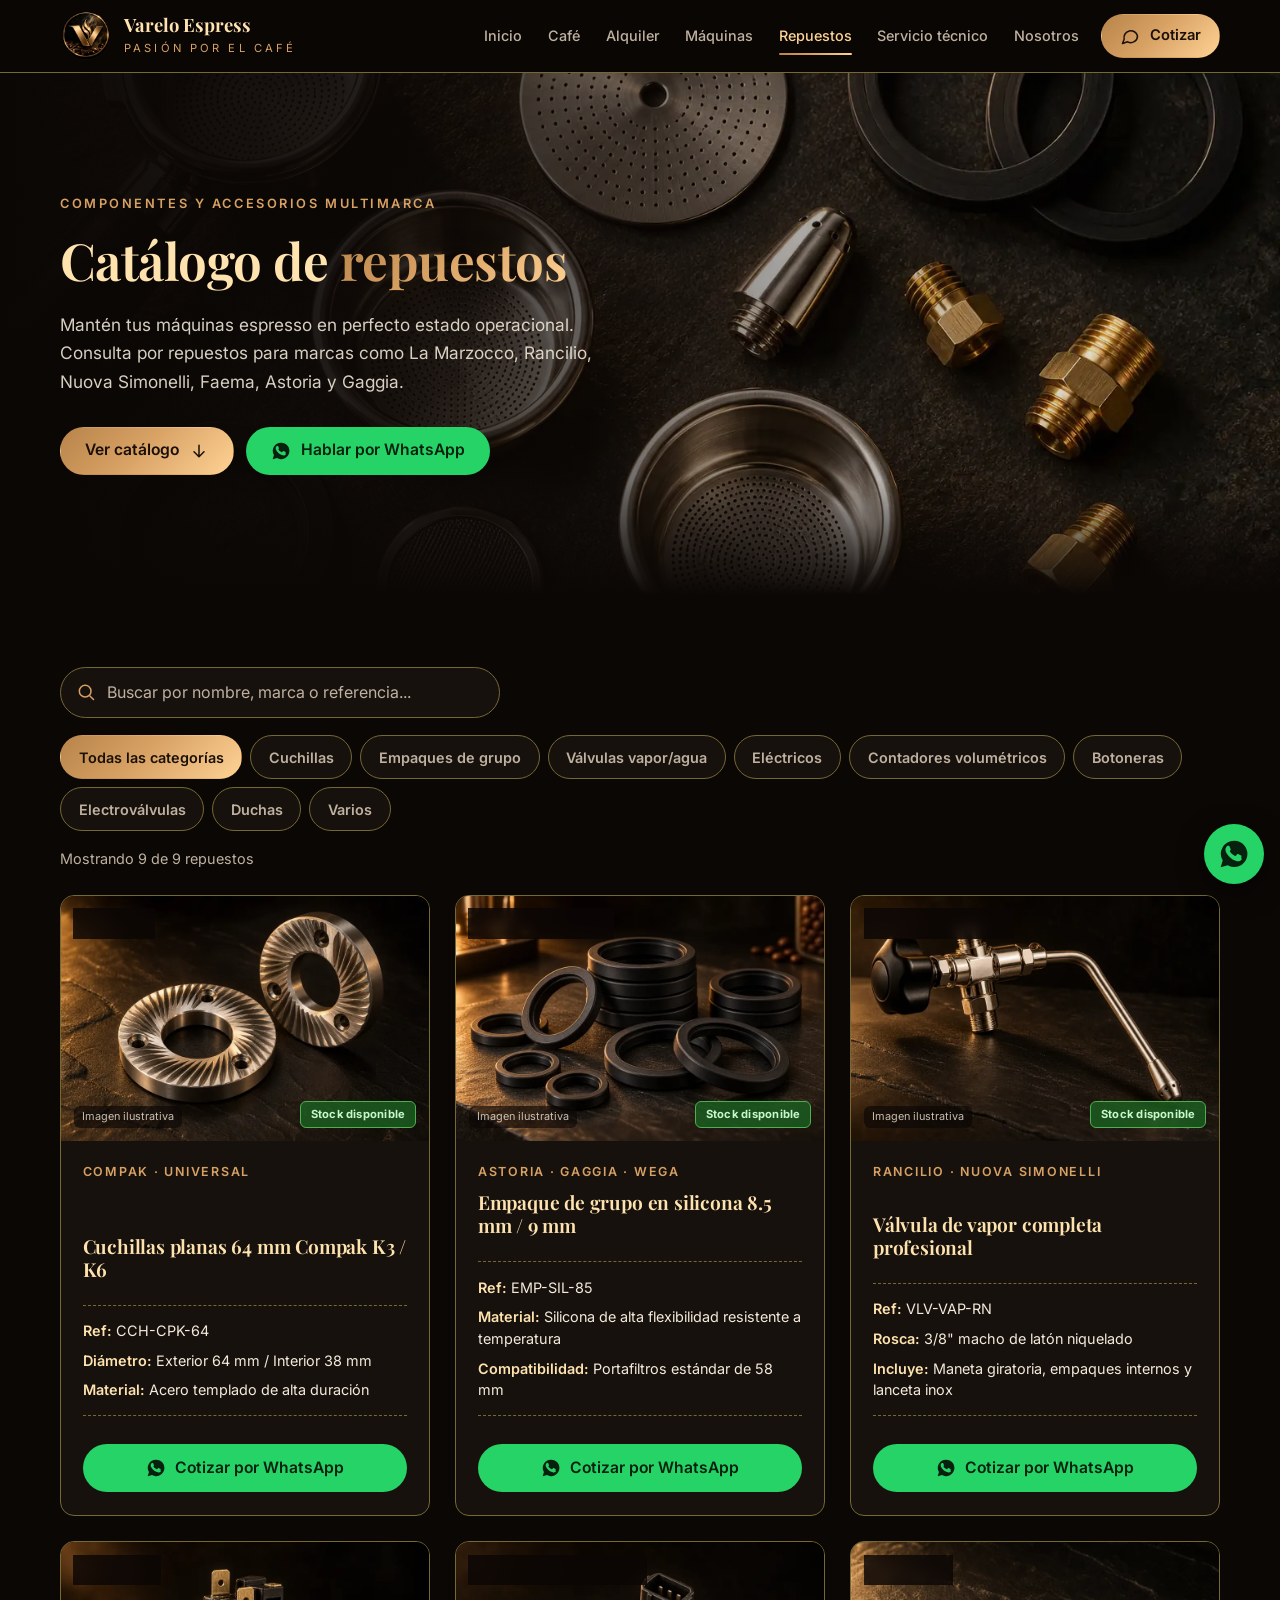
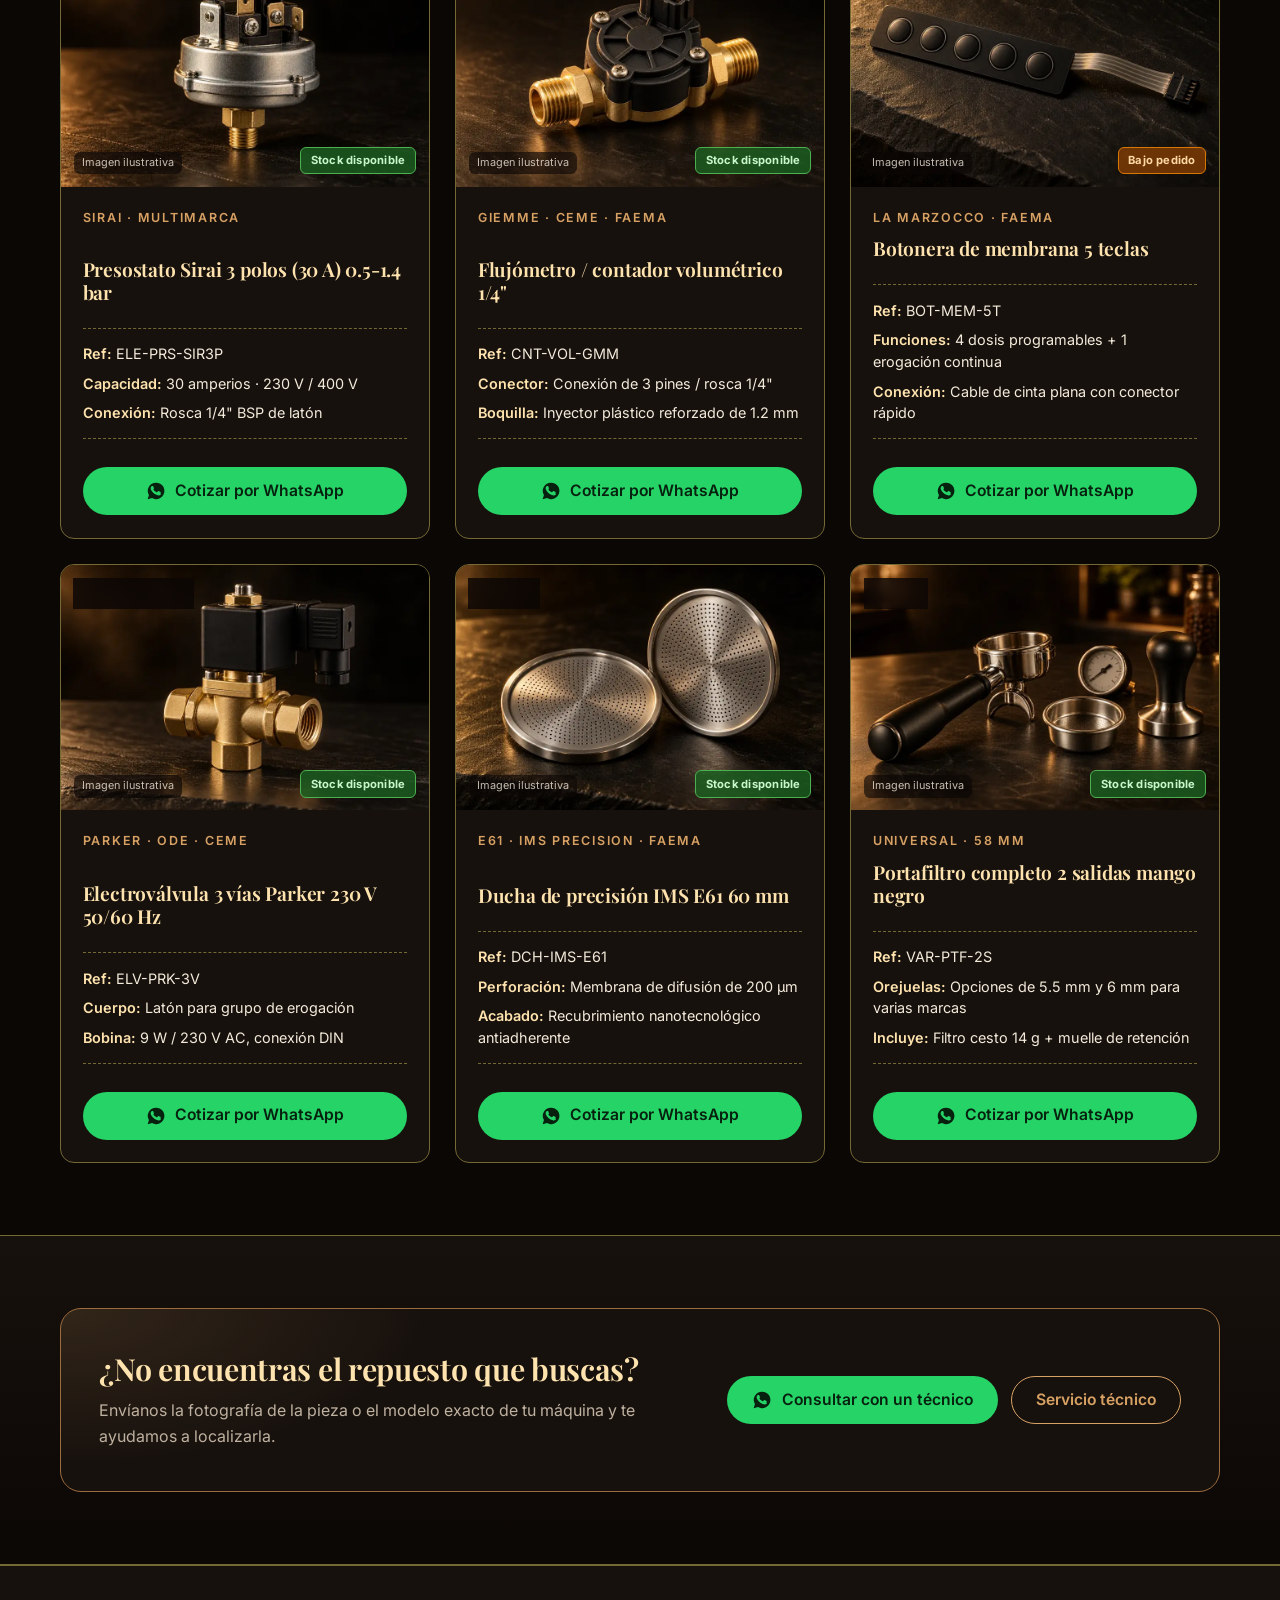
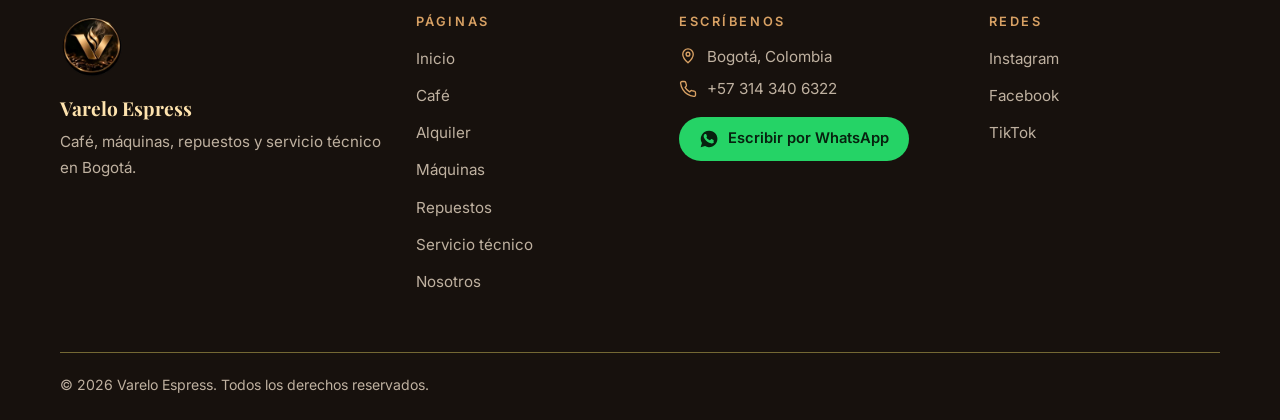
<file: repuestos.html>
<!DOCTYPE html>
<html lang="es">
<head>
  <meta charset="utf-8">
  <meta name="viewport" content="width=device-width, initial-scale=1">

  <!-- SEO: título y descripción ÚNICOS por página -->
  <title>Repuestos para máquinas de café espresso en Bogotá | Varelo Espress</title>
  <meta name="description" content="Catálogo de repuestos para máquinas de café espresso: cuchillas, empaques, válvulas, electroválvulas, duchas, botoneras y más. Cotiza por WhatsApp con Varelo Espress en Bogotá.">
  <meta name="theme-color" content="#0B0705">

  <!-- Open Graph (vista previa al compartir el enlace) -->
  <meta property="og:type" content="website">
  <meta property="og:locale" content="es_CO">
  <meta property="og:site_name" content="Varelo Espress">
  <meta property="og:title" content="Repuestos para máquinas de café espresso | Varelo Espress">
  <meta property="og:description" content="Cuchillas, empaques, válvulas, electroválvulas, duchas, botoneras y más. Cotiza por WhatsApp.">
  <!-- PENDIENTE (cuando exista el dominio): descomentar y poner la URL real.
  <link rel="canonical" href="https://TU-DOMINIO/repuestos.html">
  <meta property="og:url" content="https://TU-DOMINIO/repuestos.html">
  <meta property="og:image" content="https://TU-DOMINIO/assets/img/hero-repuestos-1536.webp">
  -->

  <!-- Iconos de la pestaña -->
  <link rel="icon" href="assets/icons/favicon.ico" sizes="any">
  <link rel="icon" type="image/png" sizes="32x32" href="assets/icons/favicon-32.png">
  <link rel="apple-touch-icon" href="assets/icons/apple-touch-icon.png">

  <!-- Google Fonts: Playfair Display (títulos) + Inter (texto) -->
  <link rel="preconnect" href="https://fonts.googleapis.com">
  <link rel="preconnect" href="https://fonts.gstatic.com" crossorigin>
  <link href="https://fonts.googleapis.com/css2?family=Inter:wght@400;500;600&family=Playfair+Display:wght@600..700&display=swap" rel="stylesheet">

  <!-- Estilos: el orden importa (base → componentes → página) -->
  <link rel="stylesheet" href="assets/css/base.css">
  <link rel="stylesheet" href="assets/css/components.css">
  <link rel="stylesheet" href="assets/css/pages.css">

  <!-- Imagen principal: se pide cuanto antes -->
  <link rel="preload" as="image" href="assets/img/hero-repuestos-1536.webp" imagesrcset="assets/img/hero-repuestos-900.webp 900w, assets/img/hero-repuestos-1536.webp 1536w" imagesizes="100vw">

  <!-- Datos estructurados: ruta de navegación (BreadcrumbList).
       PENDIENTE: agregar las URLs absolutas ("item") cuando exista el dominio.
       No se agregan datos de producto (Product) mientras los repuestos sean de EJEMPLO. -->
  <script type="application/ld+json">
  {
    "@context": "https://schema.org",
    "@type": "BreadcrumbList",
    "itemListElement": [
      { "@type": "ListItem", "position": 1, "name": "Inicio" },
      { "@type": "ListItem", "position": 2, "name": "Repuestos" }
    ]
  }
  </script>
</head>

<body data-page="repuestos">

  <!-- Header: lo inserta layout.js. El <noscript> es el respaldo si JavaScript está apagado -->
  <div id="site-header">
    <noscript>
      <nav aria-label="Principal" style="padding:1rem;display:flex;flex-wrap:wrap;gap:1rem">
        <a href="index.html">Inicio</a><a href="cafe.html">Café</a><a href="alquiler-de-maquinas.html">Alquiler</a><a href="venta-de-maquinas.html">Máquinas</a><a href="repuestos.html">Repuestos</a><a href="servicio-tecnico.html">Servicio técnico</a><a href="nosotros.html">Nosotros</a>
      </nav>
    </noscript>
  </div>

  <main id="contenido" tabindex="-1">

    <!-- ============ HERO ============ -->
    <section class="hero hero--interna" aria-labelledby="titulo-hero">
      <div class="hero__media">
        <!-- Imagen generada con IA (EJEMPLO: reemplazar por foto propia) -->
        <img src="assets/img/hero-repuestos-1536.webp"
             srcset="assets/img/hero-repuestos-900.webp 900w, assets/img/hero-repuestos-1536.webp 1536w"
             sizes="100vw" width="1536" height="1024" fetchpriority="high"
             alt="Repuestos de máquina de espresso: filtros, empaques, duchas y piezas de latón sobre una superficie oscura">
      </div>
      <div class="wrap">
        <div class="hero__content">
          <p class="eyebrow">Componentes y accesorios multimarca</p>
          <h1 id="titulo-hero">Catálogo de <em>repuestos</em></h1>
          <!-- EJEMPLO: las marcas vienen del demo. Se omitió "originales" y "principales marcas del mercado" hasta confirmarlo. -->
          <p class="hero__lead">Mantén tus máquinas espresso en perfecto estado operacional. Consulta por repuestos para marcas como La Marzocco, Rancilio, Nuova Simonelli, Faema, Astoria y Gaggia.</p>
          <div class="hero__acciones">
            <a class="btn btn--oro" href="#catalogo">Ver catálogo <svg class="ico" aria-hidden="true"><use href="#i-arrow-down"/></svg></a>
            <a class="btn btn--wa" data-wa-message=""><svg class="ico ico--wa" aria-hidden="true"><use href="#i-wa"/></svg>Hablar por WhatsApp</a>
          </div>
        </div>
      </div>
    </section>

    <!-- ============ CATÁLOGO ============ -->
    <!-- Los filtros y el buscador los maneja assets/js/filters.js (el mismo de Máquinas) con atributos data-*:
         data-categoria / data-busqueda de cada repuesto.
         Para AGREGAR un repuesto: copia una <article> completa, cambia sus datos, su data-categoria,
         su data-busqueda (palabras clave en minúscula, sin tildes) y su data-wa-message.
         Para AGREGAR una categoría: añade un botón <button class="pildora" data-valor="..."> en el grupo de filtros.
         EJEMPLO: los 9 repuestos, sus referencias, marcas, medidas y el estado de stock vienen del demo y NO están
         confirmados. No hay precios. Las imágenes son ilustrativas: reemplazar por fotos de cada pieza. -->
    <section class="seccion" id="catalogo" aria-labelledby="titulo-catalogo">
      <div class="wrap" data-catalogo>
        <h2 id="titulo-catalogo" class="sr-only">Catálogo de repuestos</h2>

        <div class="catalogo__barra catalogo__barra--col">
          <div class="buscador" role="search">
            <label for="buscar-repuesto" class="sr-only">Buscar repuesto por nombre, marca o referencia</label>
            <svg class="ico" aria-hidden="true"><use href="#i-search"/></svg>
            <input id="buscar-repuesto" type="search" data-buscador placeholder="Buscar por nombre, marca o referencia..." autocomplete="off">
          </div>

          <div class="filtros" role="group" aria-label="Filtrar por categoría" data-filtro="categoria">
            <button type="button" class="pildora" data-valor="" aria-pressed="true">Todas las categorías</button>
              <button type="button" class="pildora" data-valor="cuchillas" aria-pressed="false">Cuchillas</button>
              <button type="button" class="pildora" data-valor="empaques" aria-pressed="false">Empaques de grupo</button>
              <button type="button" class="pildora" data-valor="valvulas" aria-pressed="false">Válvulas vapor/agua</button>
              <button type="button" class="pildora" data-valor="electricos" aria-pressed="false">Eléctricos</button>
              <button type="button" class="pildora" data-valor="contadores" aria-pressed="false">Contadores volumétricos</button>
              <button type="button" class="pildora" data-valor="botoneras" aria-pressed="false">Botoneras</button>
              <button type="button" class="pildora" data-valor="electrovalvulas" aria-pressed="false">Electroválvulas</button>
              <button type="button" class="pildora" data-valor="duchas" aria-pressed="false">Duchas</button>
              <button type="button" class="pildora" data-valor="varios" aria-pressed="false">Varios</button>
          </div>
        </div>

        <p class="catalogo__contador" data-contador data-unidad="repuestos" role="status" aria-live="polite"></p>

        <div class="repuestos">
          <!-- EJEMPLO: Cuchillas planas 64 mm Compak K3 / K6 · Ref. CCH-CPK-64. Datos del demo; imagen ilustrativa (IA). -->
          <article class="card repuesto" data-reveal data-item data-categoria="cuchillas" data-busqueda="cuchillas compak universal cuchillas planas 64 mm compak k3 / k6 cch-cpk-64 cch-cpk-64 exterior 64 mm / interior 38 mm acero templado de alta duración molino compak k3 k6 planas 64 mm 38 mm esmeril stock disponible">
            <div class="card__media">
              <img src="assets/img/repuesto-cuchillas.webp" width="900" height="600" loading="lazy" decoding="async"
                   alt="Par de cuchillas planas de acero para molino, sobre una superficie de pizarra oscura">
              <span class="repuesto__categoria">Cuchillas</span>
              <span class="repuesto__ilustrativa">Imagen ilustrativa</span>
              <span class="repuesto__stock repuesto__stock--disponible">Stock disponible</span>
            </div>
            <div class="card__body">
              <p class="repuesto__marcas">Compak · Universal</p>
              <h3>Cuchillas planas 64 mm Compak K3 / K6</h3>
              <ul class="datos">
              <li><strong>Ref:</strong> CCH-CPK-64</li>
              <li><strong>Diámetro:</strong> Exterior 64 mm / Interior 38 mm</li>
              <li><strong>Material:</strong> Acero templado de alta duración</li>
              </ul>
              <a class="btn btn--wa" data-wa-message="Hola, estoy interesado en el repuesto: Cuchillas planas 64 mm Compak K3 / K6 (Ref: CCH-CPK-64). Me gustaría recibir información sobre disponibilidad y precio."><svg class="ico ico--wa" aria-hidden="true"><use href="#i-wa"/></svg>Cotizar por WhatsApp</a>
            </div>
          </article>

          <!-- EJEMPLO: Empaque de grupo en silicona 8.5 mm / 9 mm · Ref. EMP-SIL-85. Datos del demo; imagen ilustrativa (IA). -->
          <article class="card repuesto" data-reveal data-item data-categoria="empaques" data-busqueda="empaques de grupo astoria gaggia wega empaque de grupo en silicona 8.5 mm / 9 mm emp-sil-85 emp-sil-85 silicona de alta flexibilidad resistente a temperatura portafiltros estándar de 58 mm empaque grupo gaggia astoria wega silicona 8.5 9 mm 58 mm goma junta stock disponible">
            <div class="card__media">
              <img src="assets/img/repuesto-empaques.webp" width="900" height="600" loading="lazy" decoding="async"
                   alt="Empaques de goma negros para el grupo de una máquina de espresso, apilados y sueltos">
              <span class="repuesto__categoria">Empaques de grupo</span>
              <span class="repuesto__ilustrativa">Imagen ilustrativa</span>
              <span class="repuesto__stock repuesto__stock--disponible">Stock disponible</span>
            </div>
            <div class="card__body">
              <p class="repuesto__marcas">Astoria · Gaggia · Wega</p>
              <h3>Empaque de grupo en silicona 8.5 mm / 9 mm</h3>
              <ul class="datos">
              <li><strong>Ref:</strong> EMP-SIL-85</li>
              <li><strong>Material:</strong> Silicona de alta flexibilidad resistente a temperatura</li>
              <li><strong>Compatibilidad:</strong> Portafiltros estándar de 58 mm</li>
              </ul>
              <a class="btn btn--wa" data-wa-message="Hola, estoy interesado en el repuesto: Empaque de grupo en silicona 8.5 mm / 9 mm (Ref: EMP-SIL-85). Me gustaría recibir información sobre disponibilidad y precio."><svg class="ico ico--wa" aria-hidden="true"><use href="#i-wa"/></svg>Cotizar por WhatsApp</a>
            </div>
          </article>

          <!-- EJEMPLO: Válvula de vapor completa profesional · Ref. VLV-VAP-RN. Datos del demo; imagen ilustrativa (IA). -->
          <article class="card repuesto" data-reveal data-item data-categoria="valvulas" data-busqueda="válvulas vapor/agua rancilio nuova simonelli válvula de vapor completa profesional vlv-vap-rn vlv-vap-rn 3/8&quot; macho de latón niquelado maneta giratoria, empaques internos y lanceta inox valvula vapor grifo agua caliente rancilio nuova simonelli faema lanceta 3/8 stock disponible">
            <div class="card__media">
              <img src="assets/img/repuesto-valvulas.webp" width="900" height="600" loading="lazy" decoding="async"
                   alt="Válvula de vapor de latón niquelado con maneta negra y lanceta de acero inoxidable">
              <span class="repuesto__categoria">Válvulas vapor/agua</span>
              <span class="repuesto__ilustrativa">Imagen ilustrativa</span>
              <span class="repuesto__stock repuesto__stock--disponible">Stock disponible</span>
            </div>
            <div class="card__body">
              <p class="repuesto__marcas">Rancilio · Nuova Simonelli</p>
              <h3>Válvula de vapor completa profesional</h3>
              <ul class="datos">
              <li><strong>Ref:</strong> VLV-VAP-RN</li>
              <li><strong>Rosca:</strong> 3/8&quot; macho de latón niquelado</li>
              <li><strong>Incluye:</strong> Maneta giratoria, empaques internos y lanceta inox</li>
              </ul>
              <a class="btn btn--wa" data-wa-message="Hola, estoy interesado en el repuesto: Válvula de vapor completa profesional (Ref: VLV-VAP-RN). Me gustaría recibir información sobre disponibilidad y precio."><svg class="ico ico--wa" aria-hidden="true"><use href="#i-wa"/></svg>Cotizar por WhatsApp</a>
            </div>
          </article>

          <!-- EJEMPLO: Presostato Sirai 3 polos (30 A) 0.5-1.4 bar · Ref. ELE-PRS-SIR3P. Datos del demo; imagen ilustrativa (IA). -->
          <article class="card repuesto" data-reveal data-item data-categoria="electricos" data-busqueda="eléctricos sirai multimarca presostato sirai 3 polos (30 a) 0.5-1.4 bar ele-prs-sir3p ele-prs-sir3p 30 amperios 230 v / 400 v rosca 1/4&quot; bsp de latón presostato sirai 3 polos 30 a 230 v 400 v resistencia caldera termostato bsp 1/4 presion stock disponible">
            <div class="card__media">
              <img src="assets/img/repuesto-electricos.webp" width="900" height="600" loading="lazy" decoding="async"
                   alt="Presostato eléctrico de carcasa metálica con terminales y rosca de latón">
              <span class="repuesto__categoria">Eléctricos</span>
              <span class="repuesto__ilustrativa">Imagen ilustrativa</span>
              <span class="repuesto__stock repuesto__stock--disponible">Stock disponible</span>
            </div>
            <div class="card__body">
              <p class="repuesto__marcas">Sirai · Multimarca</p>
              <h3>Presostato Sirai 3 polos (30 A) 0.5-1.4 bar</h3>
              <ul class="datos">
              <li><strong>Ref:</strong> ELE-PRS-SIR3P</li>
              <li><strong>Capacidad:</strong> 30 amperios · 230 V / 400 V</li>
              <li><strong>Conexión:</strong> Rosca 1/4&quot; BSP de latón</li>
              </ul>
              <a class="btn btn--wa" data-wa-message="Hola, estoy interesado en el repuesto: Presostato Sirai 3 polos (30 A) 0.5-1.4 bar (Ref: ELE-PRS-SIR3P). Me gustaría recibir información sobre disponibilidad y precio."><svg class="ico ico--wa" aria-hidden="true"><use href="#i-wa"/></svg>Cotizar por WhatsApp</a>
            </div>
          </article>

          <!-- EJEMPLO: Flujómetro / contador volumétrico 1/4" · Ref. CNT-VOL-GMM. Datos del demo; imagen ilustrativa (IA). -->
          <article class="card repuesto" data-reveal data-item data-categoria="contadores" data-busqueda="contadores volumétricos giemme ceme faema flujómetro / contador volumétrico 1/4&quot; cnt-vol-gmm cnt-vol-gmm conexión de 3 pines / rosca 1/4&quot; inyector plástico reforzado de 1.2 mm contador volumetrico flujometro giemme ceme faema 1/4 dosificador 3 pines 1.2 mm stock disponible">
            <div class="card__media">
              <img src="assets/img/repuesto-contadores.webp" width="900" height="600" loading="lazy" decoding="async"
                   alt="Flujómetro compacto de latón y plástico negro con conector de tres pines">
              <span class="repuesto__categoria">Contadores volumétricos</span>
              <span class="repuesto__ilustrativa">Imagen ilustrativa</span>
              <span class="repuesto__stock repuesto__stock--disponible">Stock disponible</span>
            </div>
            <div class="card__body">
              <p class="repuesto__marcas">Giemme · Ceme · Faema</p>
              <h3>Flujómetro / contador volumétrico 1/4&quot;</h3>
              <ul class="datos">
              <li><strong>Ref:</strong> CNT-VOL-GMM</li>
              <li><strong>Conector:</strong> Conexión de 3 pines / rosca 1/4&quot;</li>
              <li><strong>Boquilla:</strong> Inyector plástico reforzado de 1.2 mm</li>
              </ul>
              <a class="btn btn--wa" data-wa-message="Hola, estoy interesado en el repuesto: Flujómetro / contador volumétrico 1/4&quot; (Ref: CNT-VOL-GMM). Me gustaría recibir información sobre disponibilidad y precio."><svg class="ico ico--wa" aria-hidden="true"><use href="#i-wa"/></svg>Cotizar por WhatsApp</a>
            </div>
          </article>

          <!-- EJEMPLO: Botonera de membrana 5 teclas · Ref. BOT-MEM-5T. Datos del demo; imagen ilustrativa (IA). -->
          <article class="card repuesto" data-reveal data-item data-categoria="botoneras" data-busqueda="botoneras la marzocco faema botonera de membrana 5 teclas bot-mem-5t bot-mem-5t 4 dosis programables + 1 erogación continua cable de cinta plana con conector rápido botonera teclado membrana la marzocco faema astoria panel control 5 teclas dosis bajo pedido">
            <div class="card__media">
              <img src="assets/img/repuesto-botoneras.webp" width="900" height="600" loading="lazy" decoding="async"
                   alt="Botonera de membrana negra con cinco botones y cable plano con conector">
              <span class="repuesto__categoria">Botoneras</span>
              <span class="repuesto__ilustrativa">Imagen ilustrativa</span>
              <span class="repuesto__stock repuesto__stock--pedido">Bajo pedido</span>
            </div>
            <div class="card__body">
              <p class="repuesto__marcas">La Marzocco · Faema</p>
              <h3>Botonera de membrana 5 teclas</h3>
              <ul class="datos">
              <li><strong>Ref:</strong> BOT-MEM-5T</li>
              <li><strong>Funciones:</strong> 4 dosis programables + 1 erogación continua</li>
              <li><strong>Conexión:</strong> Cable de cinta plana con conector rápido</li>
              </ul>
              <a class="btn btn--wa" data-wa-message="Hola, estoy interesado en el repuesto: Botonera de membrana 5 teclas (Ref: BOT-MEM-5T). Me gustaría recibir información sobre disponibilidad y precio."><svg class="ico ico--wa" aria-hidden="true"><use href="#i-wa"/></svg>Cotizar por WhatsApp</a>
            </div>
          </article>

          <!-- EJEMPLO: Electroválvula 3 vías Parker 230 V 50/60 Hz · Ref. ELV-PRK-3V. Datos del demo; imagen ilustrativa (IA). -->
          <article class="card repuesto" data-reveal data-item data-categoria="electrovalvulas" data-busqueda="electroválvulas parker ode ceme electroválvula 3 vías parker 230 v 50/60 hz elv-prk-3v elv-prk-3v latón para grupo de erogación 9 w / 230 v ac, conexión din electrovalvula 3 vias parker ode ceme 230 v 50 60 hz 9 w agua grupo solenoide bobina din stock disponible">
            <div class="card__media">
              <img src="assets/img/repuesto-electrovalvulas.webp" width="900" height="600" loading="lazy" decoding="async"
                   alt="Electroválvula de tres vías de latón con bobina negra y conector DIN">
              <span class="repuesto__categoria">Electroválvulas</span>
              <span class="repuesto__ilustrativa">Imagen ilustrativa</span>
              <span class="repuesto__stock repuesto__stock--disponible">Stock disponible</span>
            </div>
            <div class="card__body">
              <p class="repuesto__marcas">Parker · ODE · Ceme</p>
              <h3>Electroválvula 3 vías Parker 230 V 50/60 Hz</h3>
              <ul class="datos">
              <li><strong>Ref:</strong> ELV-PRK-3V</li>
              <li><strong>Cuerpo:</strong> Latón para grupo de erogación</li>
              <li><strong>Bobina:</strong> 9 W / 230 V AC, conexión DIN</li>
              </ul>
              <a class="btn btn--wa" data-wa-message="Hola, estoy interesado en el repuesto: Electroválvula 3 vías Parker 230 V 50/60 Hz (Ref: ELV-PRK-3V). Me gustaría recibir información sobre disponibilidad y precio."><svg class="ico ico--wa" aria-hidden="true"><use href="#i-wa"/></svg>Cotizar por WhatsApp</a>
            </div>
          </article>

          <!-- EJEMPLO: Ducha de precisión IMS E61 60 mm · Ref. DCH-IMS-E61. Datos del demo; imagen ilustrativa (IA). -->
          <article class="card repuesto" data-reveal data-item data-categoria="duchas" data-busqueda="duchas e61 ims precision faema ducha de precisión ims e61 60 mm dch-ims-e61 dch-ims-e61 membrana de difusión de 200 µm recubrimiento nanotecnológico antiadherente ducha grupo e61 ims precision 60 mm 58 mm filtro regadera 200 antiadherente stock disponible">
            <div class="card__media">
              <img src="assets/img/repuesto-duchas.webp" width="900" height="600" loading="lazy" decoding="async"
                   alt="Dos duchas de acero inoxidable con perforaciones finas para el grupo de una máquina de espresso">
              <span class="repuesto__categoria">Duchas</span>
              <span class="repuesto__ilustrativa">Imagen ilustrativa</span>
              <span class="repuesto__stock repuesto__stock--disponible">Stock disponible</span>
            </div>
            <div class="card__body">
              <p class="repuesto__marcas">E61 · IMS Precision · Faema</p>
              <h3>Ducha de precisión IMS E61 60 mm</h3>
              <ul class="datos">
              <li><strong>Ref:</strong> DCH-IMS-E61</li>
              <li><strong>Perforación:</strong> Membrana de difusión de 200 µm</li>
              <li><strong>Acabado:</strong> Recubrimiento nanotecnológico antiadherente</li>
              </ul>
              <a class="btn btn--wa" data-wa-message="Hola, estoy interesado en el repuesto: Ducha de precisión IMS E61 60 mm (Ref: DCH-IMS-E61). Me gustaría recibir información sobre disponibilidad y precio."><svg class="ico ico--wa" aria-hidden="true"><use href="#i-wa"/></svg>Cotizar por WhatsApp</a>
            </div>
          </article>

          <!-- EJEMPLO: Portafiltro completo 2 salidas mango negro · Ref. VAR-PTF-2S. Datos del demo; imagen ilustrativa (IA). -->
          <article class="card repuesto" data-reveal data-item data-categoria="varios" data-busqueda="varios universal 58 mm portafiltro completo 2 salidas mango negro var-ptf-2s var-ptf-2s opciones de 5.5 mm y 6 mm para varias marcas filtro cesto 14 g + muelle de retención portafiltro 2 salidas mango negro tamper manometro doble escala 58 mm cesto 14 g 5.5 6 mm stock disponible">
            <div class="card__media">
              <img src="assets/img/repuesto-varios.webp" width="900" height="600" loading="lazy" decoding="async"
                   alt="Portafiltro de mango negro con filtro cesto, manómetro y tamper de acero inoxidable">
              <span class="repuesto__categoria">Varios</span>
              <span class="repuesto__ilustrativa">Imagen ilustrativa</span>
              <span class="repuesto__stock repuesto__stock--disponible">Stock disponible</span>
            </div>
            <div class="card__body">
              <p class="repuesto__marcas">Universal · 58 mm</p>
              <h3>Portafiltro completo 2 salidas mango negro</h3>
              <ul class="datos">
              <li><strong>Ref:</strong> VAR-PTF-2S</li>
              <li><strong>Orejuelas:</strong> Opciones de 5.5 mm y 6 mm para varias marcas</li>
              <li><strong>Incluye:</strong> Filtro cesto 14 g + muelle de retención</li>
              </ul>
              <a class="btn btn--wa" data-wa-message="Hola, estoy interesado en el repuesto: Portafiltro completo 2 salidas mango negro (Ref: VAR-PTF-2S). Me gustaría recibir información sobre disponibilidad y precio."><svg class="ico ico--wa" aria-hidden="true"><use href="#i-wa"/></svg>Cotizar por WhatsApp</a>
            </div>
          </article>
        </div>

        <!-- Se muestra solo cuando ningún repuesto cumple los filtros -->
        <div class="vacio" data-vacio hidden>
          <h3>No encontramos repuestos con esos filtros</h3>
          <p>Prueba con otra búsqueda, o escríbenos y te ayudamos a localizar la pieza que necesitas.</p>
          <div class="vacio__acciones">
            <button type="button" class="btn btn--borde" data-limpiar>Limpiar filtros</button>
            <a class="btn btn--wa" data-wa-message="Hola, estoy buscando un repuesto y no lo encuentro en el catálogo. Quisiera recibir asistencia."><svg class="ico ico--wa" aria-hidden="true"><use href="#i-wa"/></svg>Consultar por WhatsApp</a>
          </div>
        </div>
      </div>
    </section>

    <!-- ============ ¿NO ENCUENTRAS EL REPUESTO? ============ -->
    <!-- EJEMPLO: se omitió "piezas importadas bajo pedido" del demo (no confirmado). -->
    <section class="seccion banda" aria-labelledby="titulo-asesoria">
      <div class="wrap">
        <div class="asesoria" data-reveal>
          <div>
            <h2 id="titulo-asesoria">¿No encuentras el repuesto que buscas?</h2>
            <p>Envíanos la fotografía de la pieza o el modelo exacto de tu máquina y te ayudamos a localizarla.</p>
          </div>
          <div class="asesoria__acciones">
            <a class="btn btn--wa" data-wa-message="Hola, busco un repuesto específico y requiero asistencia. Puedo enviar la fotografía de la pieza o el modelo de mi máquina."><svg class="ico ico--wa" aria-hidden="true"><use href="#i-wa"/></svg>Consultar con un técnico</a>
            <a class="btn btn--borde" href="servicio-tecnico.html">Servicio técnico</a>
          </div>
        </div>
      </div>
    </section>

  </main>

  <!-- Footer: lo inserta layout.js -->
  <div id="site-footer"></div>

  <!-- Scripts: el ORDEN importa. filters.js va al final: solo necesita que el HTML esté cargado. -->
  <script src="assets/js/config.js" defer></script>
  <script src="assets/icons/sprite.js" defer></script>
  <script src="assets/js/whatsapp.js" defer></script>
  <script src="assets/js/layout.js" defer></script>
  <script src="assets/js/nav.js" defer></script>
  <script src="assets/js/reveal.js" defer></script>
  <script src="assets/js/filters.js" defer></script>
</body>
</html>
</file>
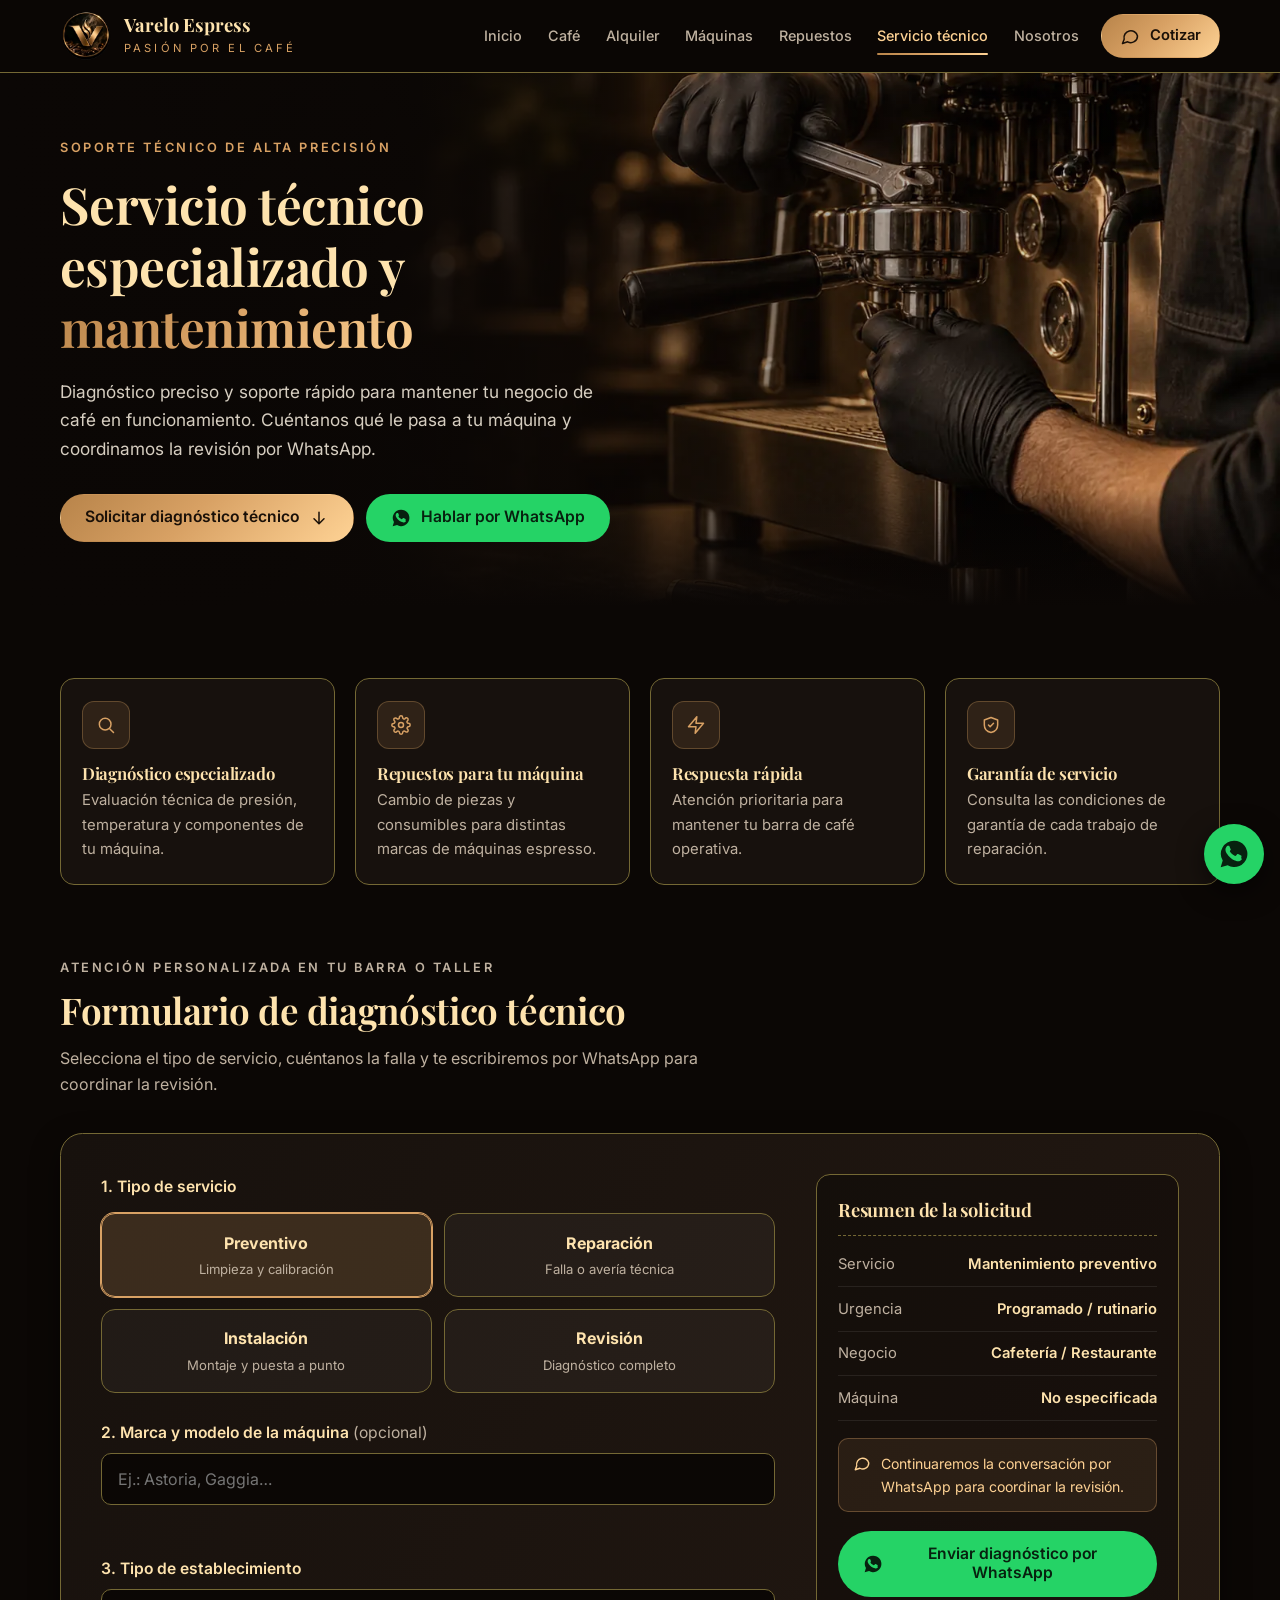
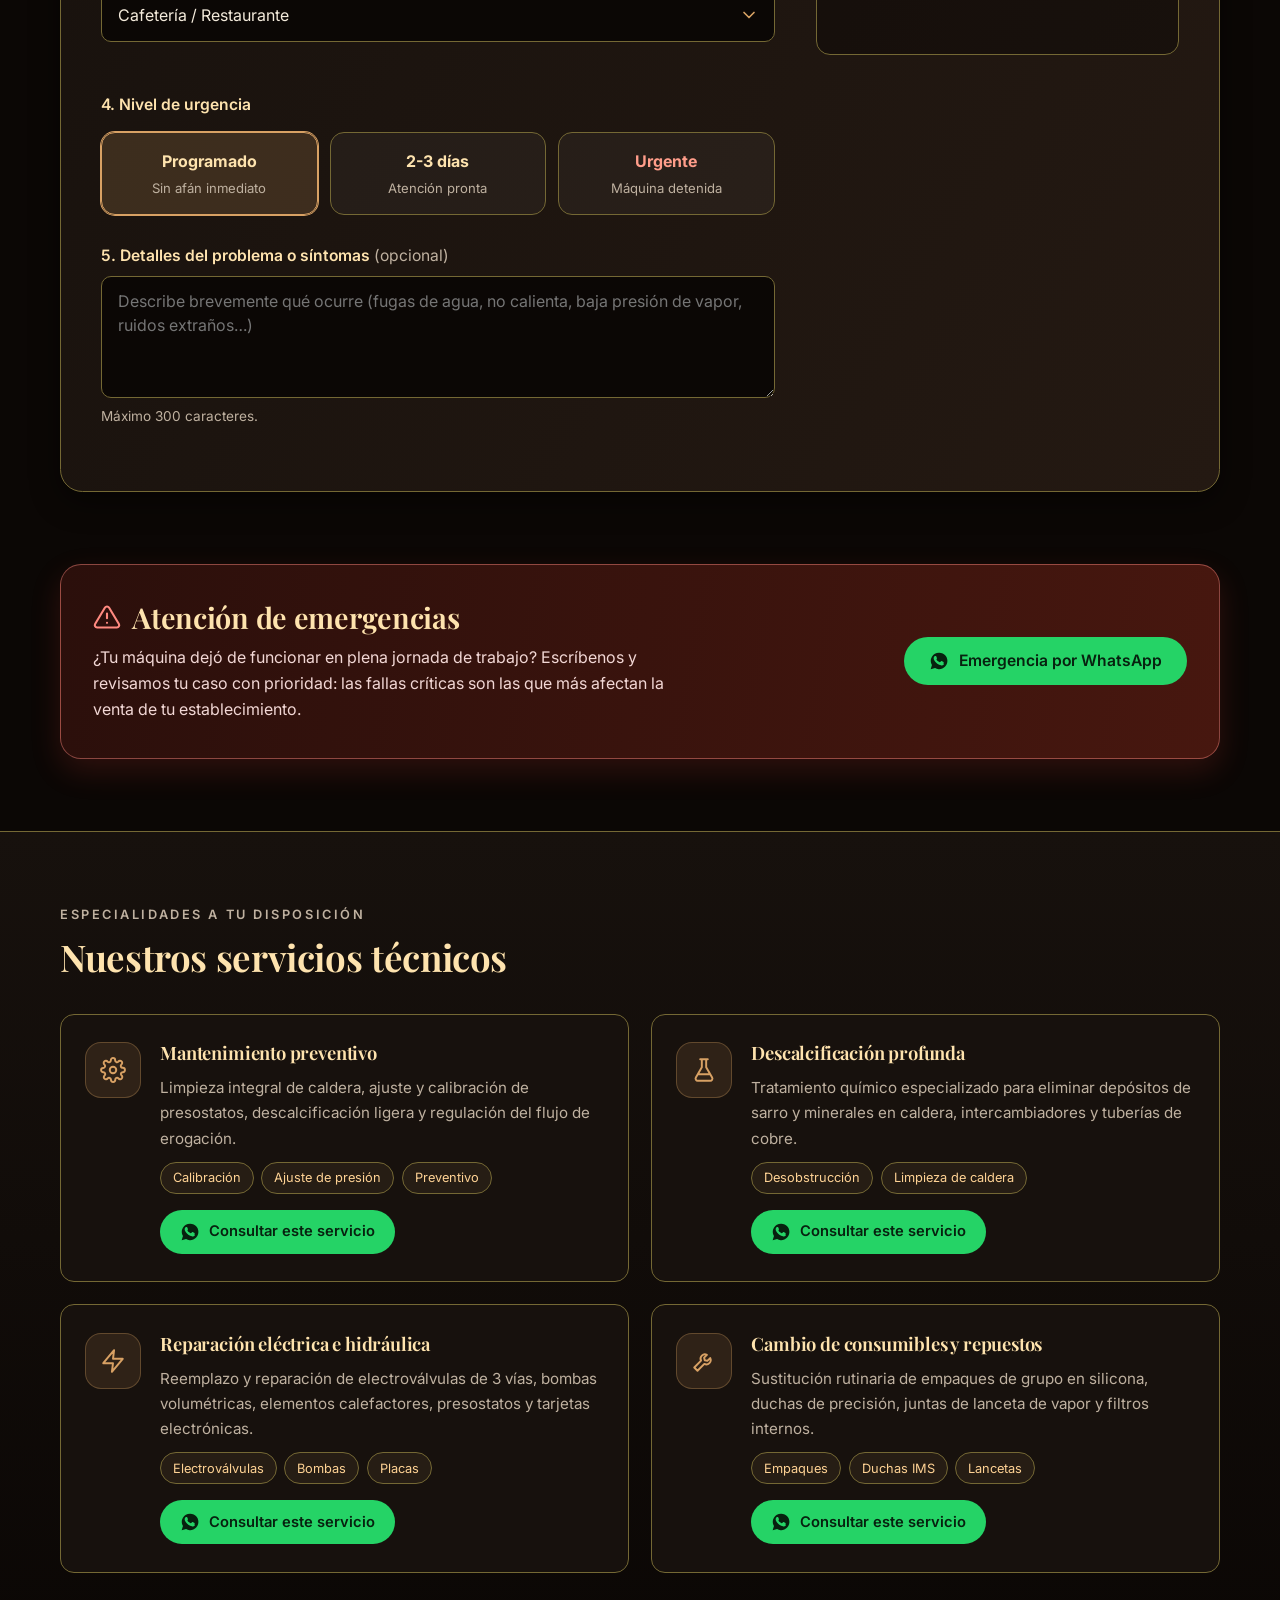
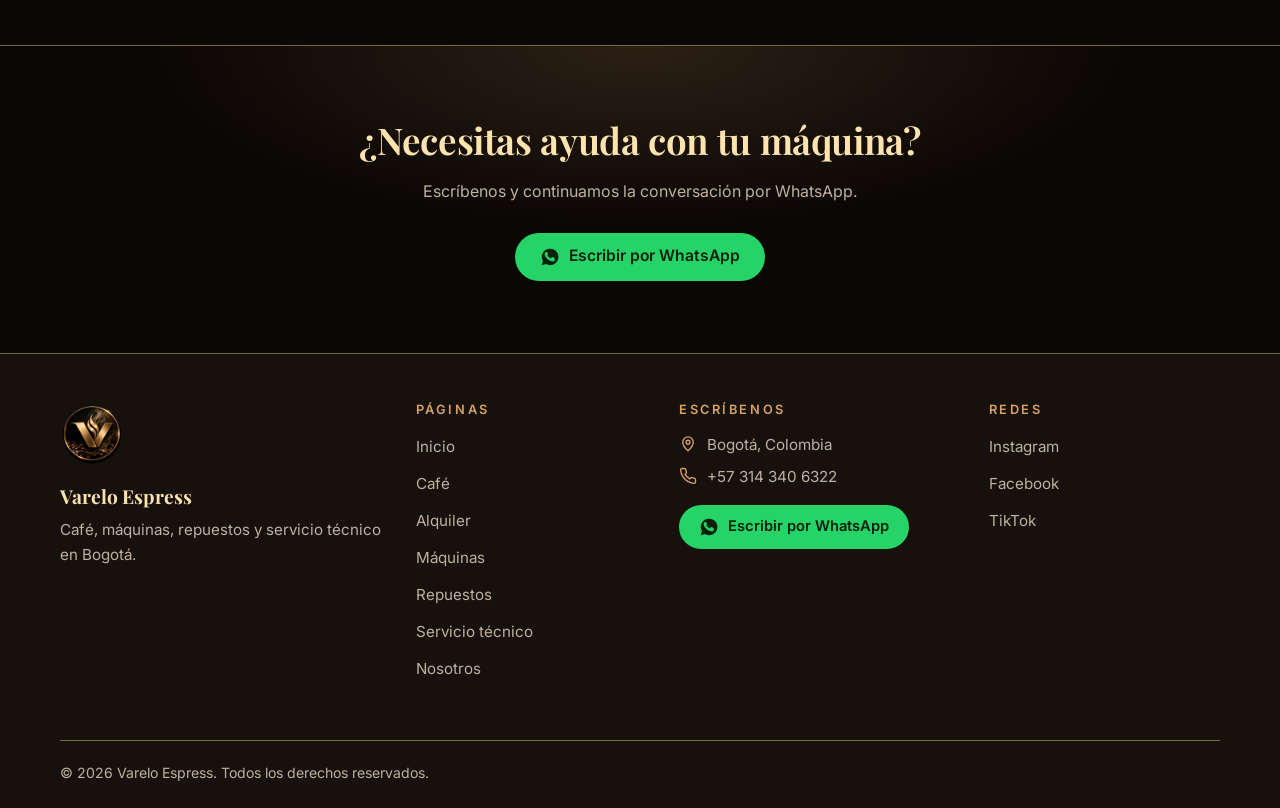
<file: servicio-tecnico.html>
<!DOCTYPE html>
<html lang="es">
<head>
  <meta charset="utf-8">
  <meta name="viewport" content="width=device-width, initial-scale=1">

  <!-- SEO: título y descripción ÚNICOS por página -->
  <title>Servicio técnico para máquinas de café espresso en Bogotá | Varelo Espress</title>
  <meta name="description" content="Mantenimiento preventivo, reparación, instalación y revisión de máquinas de café espresso en Bogotá. Solicita tu diagnóstico técnico por WhatsApp con Varelo Espress.">
  <meta name="theme-color" content="#0B0705">

  <!-- Open Graph (vista previa al compartir el enlace) -->
  <meta property="og:type" content="website">
  <meta property="og:locale" content="es_CO">
  <meta property="og:site_name" content="Varelo Espress">
  <meta property="og:title" content="Servicio técnico para máquinas de café espresso | Varelo Espress">
  <meta property="og:description" content="Mantenimiento, reparación, instalación y revisión de máquinas espresso. Solicita tu diagnóstico por WhatsApp.">
  <!-- PENDIENTE (cuando exista el dominio): descomentar y poner la URL real.
  <link rel="canonical" href="https://TU-DOMINIO/servicio-tecnico.html">
  <meta property="og:url" content="https://TU-DOMINIO/servicio-tecnico.html">
  <meta property="og:image" content="https://TU-DOMINIO/assets/img/hero-servicio-1600.webp">
  -->

  <!-- Iconos de la pestaña -->
  <link rel="icon" href="assets/icons/favicon.ico" sizes="any">
  <link rel="icon" type="image/png" sizes="32x32" href="assets/icons/favicon-32.png">
  <link rel="apple-touch-icon" href="assets/icons/apple-touch-icon.png">

  <!-- Google Fonts: Playfair Display (títulos) + Inter (texto) -->
  <link rel="preconnect" href="https://fonts.googleapis.com">
  <link rel="preconnect" href="https://fonts.gstatic.com" crossorigin>
  <link href="https://fonts.googleapis.com/css2?family=Inter:wght@400;500;600&family=Playfair+Display:wght@600..700&display=swap" rel="stylesheet">

  <!-- Estilos: el orden importa (base → componentes → página) -->
  <link rel="stylesheet" href="assets/css/base.css">
  <link rel="stylesheet" href="assets/css/components.css">
  <link rel="stylesheet" href="assets/css/pages.css">

  <!-- Imagen principal: se pide cuanto antes -->
  <link rel="preload" as="image" href="assets/img/hero-servicio-1600.webp" imagesrcset="assets/img/hero-servicio-900.webp 900w, assets/img/hero-servicio-1600.webp 1600w" imagesizes="100vw">

  <!-- Datos estructurados: ruta de navegación (BreadcrumbList).
       PENDIENTE: agregar las URLs absolutas ("item") cuando exista el dominio. -->
  <script type="application/ld+json">
  {
    "@context": "https://schema.org",
    "@type": "BreadcrumbList",
    "itemListElement": [
      { "@type": "ListItem", "position": 1, "name": "Inicio" },
      { "@type": "ListItem", "position": 2, "name": "Servicio técnico" }
    ]
  }
  </script>
</head>

<body data-page="servicio">

  <!-- Header: lo inserta layout.js. El <noscript> es el respaldo si JavaScript está apagado -->
  <div id="site-header">
    <noscript>
      <nav aria-label="Principal" style="padding:1rem;display:flex;flex-wrap:wrap;gap:1rem">
        <a href="index.html">Inicio</a><a href="cafe.html">Café</a><a href="alquiler-de-maquinas.html">Alquiler</a><a href="venta-de-maquinas.html">Máquinas</a><a href="repuestos.html">Repuestos</a><a href="servicio-tecnico.html">Servicio técnico</a><a href="nosotros.html">Nosotros</a>
      </nav>
    </noscript>
  </div>

  <main id="contenido" tabindex="-1">

    <!-- ============ HERO ============ -->
    <section class="hero hero--interna" aria-labelledby="titulo-hero">
      <div class="hero__media">
        <!-- Imagen generada con IA (EJEMPLO: reemplazar por foto propia) -->
        <img src="assets/img/hero-servicio-1600.webp"
             srcset="assets/img/hero-servicio-900.webp 900w, assets/img/hero-servicio-1600.webp 1600w"
             sizes="100vw" width="1600" height="1067" fetchpriority="high"
             alt="Técnico con guantes negros ajustando con una llave el grupo de una máquina de espresso">
      </div>
      <div class="wrap">
        <div class="hero__content">
          <p class="eyebrow">Soporte técnico de alta precisión</p>
          <h1 id="titulo-hero">Servicio técnico especializado y <em>mantenimiento</em></h1>
          <!-- EJEMPLO: se omitió "repuestos originales" del demo hasta confirmarlo -->
          <p class="hero__lead">Diagnóstico preciso y soporte rápido para mantener tu negocio de café en funcionamiento. Cuéntanos qué le pasa a tu máquina y coordinamos la revisión por WhatsApp.</p>
          <div class="hero__acciones">
            <a class="btn btn--oro" href="#agendar">Solicitar diagnóstico técnico <svg class="ico" aria-hidden="true"><use href="#i-arrow-down"/></svg></a>
            <a class="btn btn--wa" data-wa-message=""><svg class="ico ico--wa" aria-hidden="true"><use href="#i-wa"/></svg>Hablar por WhatsApp</a>
          </div>
        </div>
      </div>
    </section>

    <!-- ============ BENEFICIOS ============ -->
    <!-- EJEMPLO: textos del demo, con las afirmaciones absolutas suavizadas:
         "Repuestos originales / piezas directas de fábrica" y "sello de garantía en todos los trabajos".
         Texto original del demo en CONTENIDO-PENDIENTE.md. -->
    <section class="seccion" aria-label="Beneficios del servicio técnico" style="padding-bottom:0">
      <div class="wrap">
        <div class="beneficios beneficios--4">
          <div class="beneficio" data-reveal>
            <span class="beneficio__icon"><svg class="ico" aria-hidden="true"><use href="#i-search"/></svg></span>
            <div><h3>Diagnóstico especializado</h3><p>Evaluación técnica de presión, temperatura y componentes de tu máquina.</p></div>
          </div>
          <div class="beneficio" data-reveal>
            <span class="beneficio__icon"><svg class="ico" aria-hidden="true"><use href="#i-gear"/></svg></span>
            <div><h3>Repuestos para tu máquina</h3><p>Cambio de piezas y consumibles para distintas marcas de máquinas espresso.</p></div>
          </div>
          <div class="beneficio" data-reveal>
            <span class="beneficio__icon"><svg class="ico" aria-hidden="true"><use href="#i-zap"/></svg></span>
            <div><h3>Respuesta rápida</h3><p>Atención prioritaria para mantener tu barra de café operativa.</p></div>
          </div>
          <div class="beneficio" data-reveal>
            <span class="beneficio__icon"><svg class="ico" aria-hidden="true"><use href="#i-shield"/></svg></span>
            <div><h3>Garantía de servicio</h3><p>Consulta las condiciones de garantía de cada trabajo de reparación.</p></div>
          </div>
        </div>
      </div>
    </section>

    <!-- ============ FORMULARIO DE DIAGNÓSTICO ============ -->
    <!-- No envía datos a ningún servidor: assets/js/forms.js valida, actualiza el resumen y abre WhatsApp
         con el mensaje armado (constructor "servicio" en forms.js).
         Los campos son: servicio, maquina, negocio, urgencia y detalles. Si cambias un "name", cámbialo también en forms.js.
         EJEMPLO: tipos de servicio, tipos de establecimiento y niveles de urgencia vienen del demo.
         Cada opción de radio lleva data-resumen="..." (texto que aparece en el resumen y en el mensaje). -->
    <section class="seccion" id="agendar" aria-labelledby="titulo-agendar">
      <div class="wrap">
        <div class="sec-head">
          <p class="eyebrow">Atención personalizada en tu barra o taller</p>
          <h2 id="titulo-agendar">Formulario de diagnóstico técnico</h2>
          <p>Selecciona el tipo de servicio, cuéntanos la falla y te escribiremos por WhatsApp para coordinar la revisión.</p>
        </div>

        <form class="alq" id="servicio-form" data-wa-form="servicio" novalidate data-reveal>
          <div class="alq__opcionesbox">

            <fieldset class="alq__paso">
              <legend>1. Tipo de servicio</legend>
              <div class="alq__opciones alq__opciones--2">
                <div class="opcion">
                  <input type="radio" id="srv-servicio-preventivo" name="servicio" value="preventivo" data-resumen="Mantenimiento preventivo" checked>
                  <label class="opcion__caja" for="srv-servicio-preventivo"><strong>Preventivo</strong><small>Limpieza y calibración</small></label>
                </div>
                <div class="opcion">
                  <input type="radio" id="srv-servicio-reparacion" name="servicio" value="reparacion" data-resumen="Reparación por falla o avería">
                  <label class="opcion__caja" for="srv-servicio-reparacion"><strong>Reparación</strong><small>Falla o avería técnica</small></label>
                </div>
                <div class="opcion">
                  <input type="radio" id="srv-servicio-instalacion" name="servicio" value="instalacion" data-resumen="Instalación y calibración">
                  <label class="opcion__caja" for="srv-servicio-instalacion"><strong>Instalación</strong><small>Montaje y puesta a punto</small></label>
                </div>
                <div class="opcion">
                  <input type="radio" id="srv-servicio-revision" name="servicio" value="revision" data-resumen="Revisión general">
                  <label class="opcion__caja" for="srv-servicio-revision"><strong>Revisión</strong><small>Diagnóstico completo</small></label>
                </div>
              </div>
            </fieldset>

            <div class="campo">
              <label for="srv-maquina">2. Marca y modelo de la máquina <span class="campo__opcional">(opcional)</span></label>
              <input id="srv-maquina" name="maquina" type="text" maxlength="80" autocomplete="off"
                     placeholder="Ej.: Astoria, Gaggia…" aria-describedby="srv-maquina-error">
              <span class="campo__error" id="srv-maquina-error" aria-live="polite"></span>
            </div>

            <div class="campo">
              <label for="srv-negocio">3. Tipo de establecimiento</label>
              <select id="srv-negocio" name="negocio" required aria-describedby="srv-negocio-error">
                <option value="cafeteria">Cafetería / Restaurante</option>
                <option value="oficina">Oficina</option>
                <option value="movil">Negocio móvil / Carrito</option>
                <option value="personal">Uso personal</option>
              </select>
              <span class="campo__error" id="srv-negocio-error" aria-live="polite"></span>
            </div>

            <fieldset class="alq__paso">
              <legend>4. Nivel de urgencia</legend>
              <div class="alq__opciones alq__opciones--3">
                <div class="opcion">
                  <input type="radio" id="srv-urgencia-programado" name="urgencia" value="programado" data-resumen="Programado / rutinario" checked>
                  <label class="opcion__caja" for="srv-urgencia-programado"><strong>Programado</strong><small>Sin afán inmediato</small></label>
                </div>
                <div class="opcion">
                  <input type="radio" id="srv-urgencia-pronto" name="urgencia" value="pronto" data-resumen="En 2-3 días">
                  <label class="opcion__caja" for="srv-urgencia-pronto"><strong>2-3 días</strong><small>Atención pronta</small></label>
                </div>
                <div class="opcion opcion--urgente">
                  <input type="radio" id="srv-urgencia-urgente" name="urgencia" value="urgente" data-resumen="Urgente (falla crítica)">
                  <label class="opcion__caja" for="srv-urgencia-urgente"><strong>Urgente</strong><small>Máquina detenida</small></label>
                </div>
              </div>
            </fieldset>

            <div class="campo campo--ultimo">
              <label for="srv-detalles">5. Detalles del problema o síntomas <span class="campo__opcional">(opcional)</span></label>
              <textarea id="srv-detalles" name="detalles" rows="4" maxlength="300"
                        placeholder="Describe brevemente qué ocurre (fugas de agua, no calienta, baja presión de vapor, ruidos extraños…)"
                        aria-describedby="srv-detalles-ayuda srv-detalles-error"></textarea>
              <span class="campo__ayuda" id="srv-detalles-ayuda">Máximo 300 caracteres.</span>
              <span class="campo__error" id="srv-detalles-error" aria-live="polite"></span>
            </div>

          </div>

          <aside class="alq__resumen" aria-labelledby="titulo-resumen">
            <h3 id="titulo-resumen">Resumen de la solicitud</h3>
            <dl class="resumen" aria-live="polite">
              <div><dt>Servicio</dt><dd data-resumen-de="servicio">Mantenimiento preventivo</dd></div>
              <div><dt>Urgencia</dt><dd data-resumen-de="urgencia">Programado / rutinario</dd></div>
              <div><dt>Negocio</dt><dd data-resumen-de="negocio">Cafetería / Restaurante</dd></div>
              <div><dt>Máquina</dt><dd data-resumen-de="maquina" data-vacio="No especificada">No especificada</dd></div>
            </dl>
            <p class="alq__nota"><svg class="ico" aria-hidden="true"><use href="#i-chat"/></svg>Continuaremos la conversación por WhatsApp para coordinar la revisión.</p>
            <button class="btn btn--wa btn--block" type="submit"><svg class="ico ico--wa" aria-hidden="true"><use href="#i-wa"/></svg>Enviar diagnóstico por WhatsApp</button>
            <p class="form__estado" data-form-estado role="status" aria-live="polite"></p>
          </aside>
        </form>
      </div>
    </section>

    <!-- ============ EMERGENCIAS ============ -->
    <!-- EJEMPLO: el demo decía "Atención de emergencias 24/7" y "servicio prioritario". Se omitió "24/7"
         hasta confirmar el horario real de atención (ver CONTENIDO-PENDIENTE.md). -->
    <section class="seccion" style="padding-top:0" aria-labelledby="titulo-emergencia">
      <div class="wrap">
        <div class="emergencia" data-reveal>
          <div>
            <h2 id="titulo-emergencia"><svg class="ico" aria-hidden="true"><use href="#i-alert"/></svg>Atención de emergencias</h2>
            <p>¿Tu máquina dejó de funcionar en plena jornada de trabajo? Escríbenos y revisamos tu caso con prioridad: las fallas críticas son las que más afectan la venta de tu establecimiento.</p>
          </div>
          <a class="btn btn--wa" data-wa-message="Hola, ¡EMERGENCIA! Mi máquina de café sufrió una falla crítica en plena operación y necesito asistencia."><svg class="ico ico--wa" aria-hidden="true"><use href="#i-wa"/></svg>Emergencia por WhatsApp</a>
        </div>
      </div>
    </section>

    <!-- ============ SERVICIOS TÉCNICOS ============ -->
    <!-- EJEMPLO: los 4 servicios, sus descripciones y etiquetas vienen del demo y NO están confirmados.
         Cada tarjeta tiene su propio mensaje de WhatsApp. -->
    <section class="seccion banda" id="servicios" aria-labelledby="titulo-servicios">
      <div class="wrap">
        <div class="sec-head">
          <p class="eyebrow">Especialidades a tu disposición</p>
          <h2 id="titulo-servicios">Nuestros servicios técnicos</h2>
        </div>
        <div class="srvs">

          <article class="srv" data-reveal>
            <span class="srv__icon"><svg class="ico" aria-hidden="true"><use href="#i-gear"/></svg></span>
            <div class="srv__body">
              <h3>Mantenimiento preventivo</h3>
              <p>Limpieza integral de caldera, ajuste y calibración de presostatos, descalcificación ligera y regulación del flujo de erogación.</p>
              <ul class="chips"><li class="chip">Calibración</li><li class="chip">Ajuste de presión</li><li class="chip">Preventivo</li></ul>
              <a class="btn btn--wa btn--sm" data-wa-message="Hola, quiero información sobre el servicio de mantenimiento preventivo para mi máquina de café."><svg class="ico ico--wa" aria-hidden="true"><use href="#i-wa"/></svg>Consultar este servicio</a>
            </div>
          </article>

          <article class="srv" data-reveal>
            <span class="srv__icon"><svg class="ico" aria-hidden="true"><use href="#i-flask"/></svg></span>
            <div class="srv__body">
              <h3>Descalcificación profunda</h3>
              <p>Tratamiento químico especializado para eliminar depósitos de sarro y minerales en caldera, intercambiadores y tuberías de cobre.</p>
              <ul class="chips"><li class="chip">Desobstrucción</li><li class="chip">Limpieza de caldera</li></ul>
              <a class="btn btn--wa btn--sm" data-wa-message="Hola, quiero información sobre el servicio de descalcificación profunda para mi máquina de café."><svg class="ico ico--wa" aria-hidden="true"><use href="#i-wa"/></svg>Consultar este servicio</a>
            </div>
          </article>

          <article class="srv" data-reveal>
            <span class="srv__icon"><svg class="ico" aria-hidden="true"><use href="#i-zap"/></svg></span>
            <div class="srv__body">
              <h3>Reparación eléctrica e hidráulica</h3>
              <p>Reemplazo y reparación de electroválvulas de 3 vías, bombas volumétricas, elementos calefactores, presostatos y tarjetas electrónicas.</p>
              <ul class="chips"><li class="chip">Electroválvulas</li><li class="chip">Bombas</li><li class="chip">Placas</li></ul>
              <a class="btn btn--wa btn--sm" data-wa-message="Hola, quiero información sobre el servicio de reparación eléctrica e hidráulica para mi máquina de café."><svg class="ico ico--wa" aria-hidden="true"><use href="#i-wa"/></svg>Consultar este servicio</a>
            </div>
          </article>

          <article class="srv" data-reveal>
            <span class="srv__icon"><svg class="ico" aria-hidden="true"><use href="#i-wrench"/></svg></span>
            <div class="srv__body">
              <h3>Cambio de consumibles y repuestos</h3>
              <p>Sustitución rutinaria de empaques de grupo en silicona, duchas de precisión, juntas de lanceta de vapor y filtros internos.</p>
              <ul class="chips"><li class="chip">Empaques</li><li class="chip">Duchas IMS</li><li class="chip">Lancetas</li></ul>
              <a class="btn btn--wa btn--sm" data-wa-message="Hola, quiero información sobre el cambio de consumibles y repuestos para mi máquina de café."><svg class="ico ico--wa" aria-hidden="true"><use href="#i-wa"/></svg>Consultar este servicio</a>
            </div>
          </article>

        </div>
      </div>
    </section>

    <!-- ============ LLAMADO FINAL ============ -->
    <section class="seccion cta-final" aria-labelledby="titulo-cta">
      <div class="wrap" data-reveal>
        <h2 id="titulo-cta">¿Necesitas ayuda con tu máquina?</h2>
        <p>Escríbenos y continuamos la conversación por WhatsApp.</p>
        <a class="btn btn--wa" data-wa-message=""><svg class="ico ico--wa" aria-hidden="true"><use href="#i-wa"/></svg>Escribir por WhatsApp</a>
      </div>
    </section>

  </main>

  <!-- Footer: lo inserta layout.js -->
  <div id="site-footer"></div>

  <!-- Scripts: el ORDEN importa. forms.js va al final porque usa whatsapp.js. -->
  <script src="assets/js/config.js" defer></script>
  <script src="assets/icons/sprite.js" defer></script>
  <script src="assets/js/whatsapp.js" defer></script>
  <script src="assets/js/layout.js" defer></script>
  <script src="assets/js/nav.js" defer></script>
  <script src="assets/js/reveal.js" defer></script>
  <script src="assets/js/forms.js" defer></script>
</body>
</html>
</file>
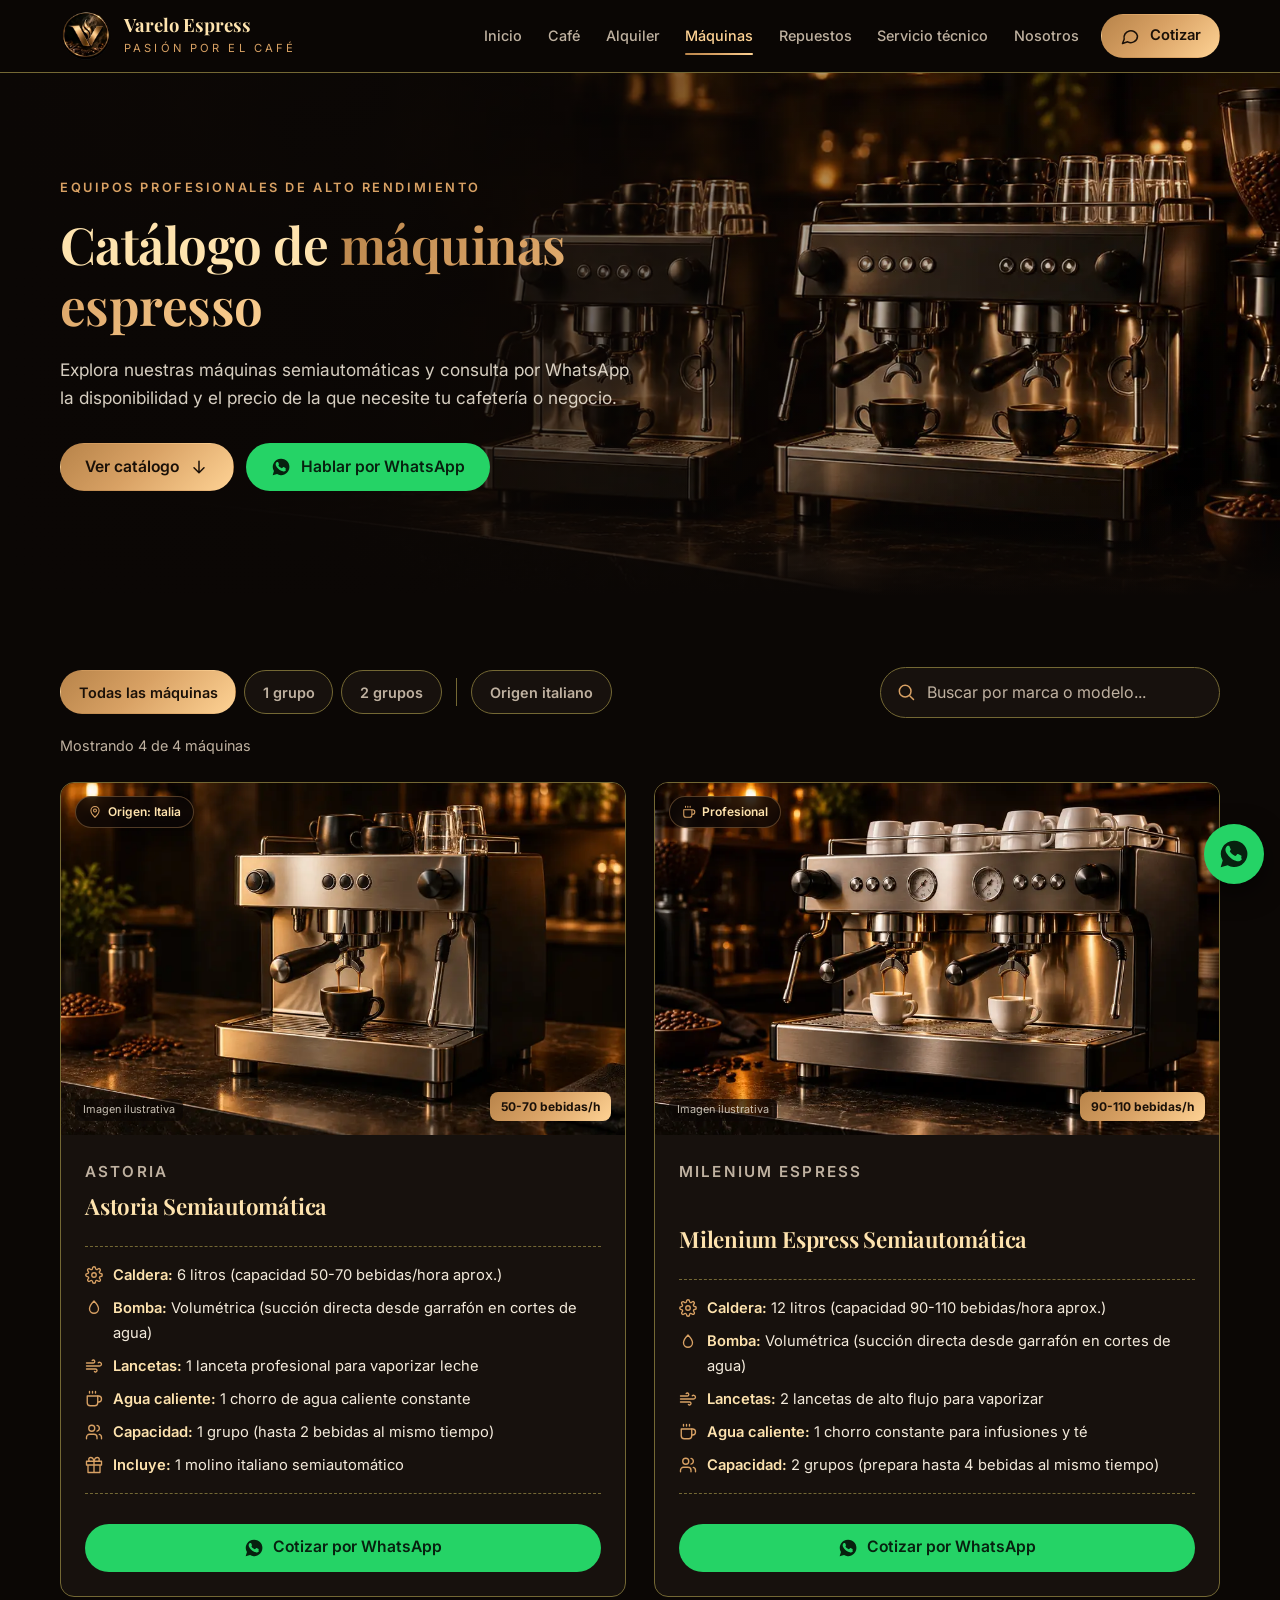
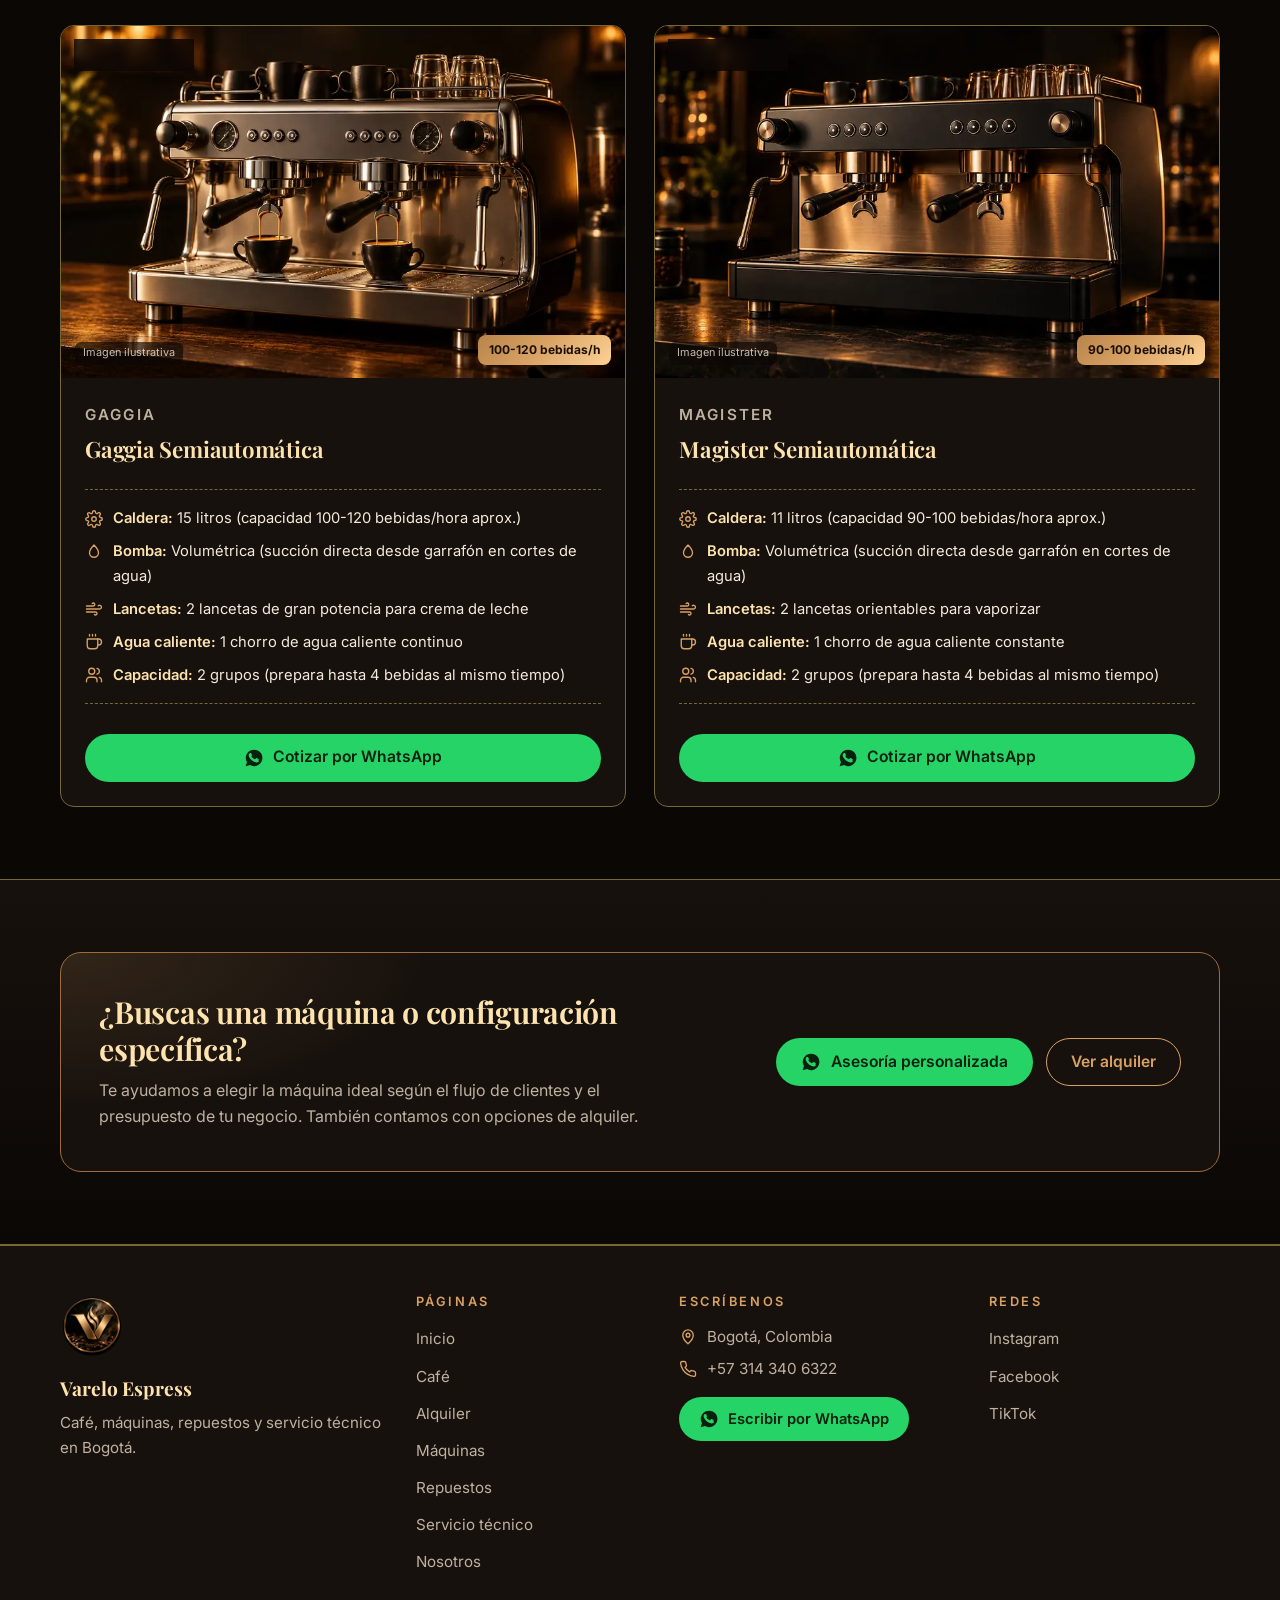
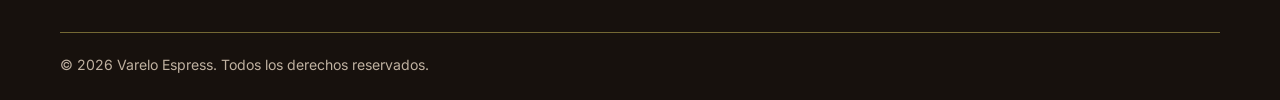
<file: venta-de-maquinas.html>
<!DOCTYPE html>
<html lang="es">
<head>
  <meta charset="utf-8">
  <meta name="viewport" content="width=device-width, initial-scale=1">

  <!-- SEO: título y descripción ÚNICOS por página.
       PENDIENTE: cuando se confirmen las marcas reales, agregarlas a la descripción. -->
  <title>Venta de máquinas de café espresso en Bogotá | Varelo Espress</title>
  <meta name="description" content="Catálogo de máquinas de café espresso semiautomáticas de 1 y 2 grupos en Bogotá. Consulta características, disponibilidad y precio por WhatsApp con Varelo Espress.">
  <meta name="theme-color" content="#0B0705">

  <!-- Open Graph (vista previa al compartir el enlace) -->
  <meta property="og:type" content="website">
  <meta property="og:locale" content="es_CO">
  <meta property="og:site_name" content="Varelo Espress">
  <meta property="og:title" content="Venta de máquinas de café espresso | Varelo Espress">
  <meta property="og:description" content="Máquinas espresso semiautomáticas de 1 y 2 grupos. Consulta disponibilidad y precio por WhatsApp.">
  <!-- PENDIENTE (cuando exista el dominio): descomentar y poner la URL real.
  <link rel="canonical" href="https://TU-DOMINIO/venta-de-maquinas.html">
  <meta property="og:url" content="https://TU-DOMINIO/venta-de-maquinas.html">
  <meta property="og:image" content="https://TU-DOMINIO/assets/img/hero-maquinas-1600.webp">
  -->

  <!-- Iconos de la pestaña -->
  <link rel="icon" href="assets/icons/favicon.ico" sizes="any">
  <link rel="icon" type="image/png" sizes="32x32" href="assets/icons/favicon-32.png">
  <link rel="apple-touch-icon" href="assets/icons/apple-touch-icon.png">

  <!-- Google Fonts: Playfair Display (títulos) + Inter (texto) -->
  <link rel="preconnect" href="https://fonts.googleapis.com">
  <link rel="preconnect" href="https://fonts.gstatic.com" crossorigin>
  <link href="https://fonts.googleapis.com/css2?family=Inter:wght@400;500;600&family=Playfair+Display:wght@600..700&display=swap" rel="stylesheet">

  <!-- Estilos: el orden importa (base → componentes → página) -->
  <link rel="stylesheet" href="assets/css/base.css">
  <link rel="stylesheet" href="assets/css/components.css">
  <link rel="stylesheet" href="assets/css/pages.css">

  <!-- Imagen principal: se pide cuanto antes -->
  <link rel="preload" as="image" href="assets/img/hero-maquinas-1600.webp" imagesrcset="assets/img/hero-maquinas-900.webp 900w, assets/img/hero-maquinas-1600.webp 1600w" imagesizes="100vw">

  <!-- Datos estructurados: ruta de navegación (BreadcrumbList).
       No se agrega Product/ItemList mientras los modelos sean de EJEMPLO y no haya precios.
       PENDIENTE: agregar las URLs absolutas ("item") cuando exista el dominio. -->
  <script type="application/ld+json">
  {
    "@context": "https://schema.org",
    "@type": "BreadcrumbList",
    "itemListElement": [
      { "@type": "ListItem", "position": 1, "name": "Inicio" },
      { "@type": "ListItem", "position": 2, "name": "Venta de máquinas" }
    ]
  }
  </script>
</head>

<body data-page="maquinas">

  <!-- Header: lo inserta layout.js. El <noscript> es el respaldo si JavaScript está apagado -->
  <div id="site-header">
    <noscript>
      <nav aria-label="Principal" style="padding:1rem;display:flex;flex-wrap:wrap;gap:1rem">
        <a href="index.html">Inicio</a><a href="cafe.html">Café</a><a href="alquiler-de-maquinas.html">Alquiler</a><a href="venta-de-maquinas.html">Máquinas</a><a href="repuestos.html">Repuestos</a><a href="servicio-tecnico.html">Servicio técnico</a><a href="nosotros.html">Nosotros</a>
      </nav>
    </noscript>
  </div>

  <main id="contenido" tabindex="-1">

    <!-- ============ HERO ============ -->
    <section class="hero hero--interna" aria-labelledby="titulo-hero">
      <div class="hero__media">
        <!-- Imagen generada con IA (EJEMPLO: reemplazar por foto propia) -->
        <img src="assets/img/hero-maquinas-1600.webp"
             srcset="assets/img/hero-maquinas-900.webp 900w, assets/img/hero-maquinas-1600.webp 1600w"
             sizes="100vw" width="1600" height="1067" fetchpriority="high"
             alt="Dos máquinas de espresso profesionales sobre una barra de piedra oscura">
      </div>
      <div class="wrap">
        <div class="hero__content">
          <p class="eyebrow">Equipos profesionales de alto rendimiento</p>
          <h1 id="titulo-hero">Catálogo de <em>máquinas espresso</em></h1>
          <!-- EJEMPLO: se omitieron "importadas", "revisados" y "garantizados" del demo hasta confirmar su condición real -->
          <p class="hero__lead">Explora nuestras máquinas semiautomáticas y consulta por WhatsApp la disponibilidad y el precio de la que necesite tu cafetería o negocio.</p>
          <div class="hero__acciones">
            <a class="btn btn--oro" href="#catalogo">Ver catálogo <svg class="ico" aria-hidden="true"><use href="#i-arrow-down"/></svg></a>
            <a class="btn btn--wa" data-wa-message=""><svg class="ico ico--wa" aria-hidden="true"><use href="#i-wa"/></svg>Hablar por WhatsApp</a>
          </div>
        </div>
      </div>
    </section>

    <!-- ============ CATÁLOGO ============ -->
    <!-- Los filtros y el buscador los maneja assets/js/filters.js con los atributos data-*:
         data-grupo / data-origen / data-busqueda de cada máquina.
         Para AGREGAR una máquina: copia una <article> completa, cambia sus datos y su data-wa-message.
         EJEMPLO: las 4 máquinas, sus marcas, calderas, capacidades y el origen vienen de los demos y NO están
         confirmados. No hay precios. Las imágenes son ilustrativas: reemplazar por fotos de cada equipo. -->
    <section class="seccion" id="catalogo" aria-labelledby="titulo-catalogo">
      <div class="wrap" data-catalogo>
        <h2 id="titulo-catalogo" class="sr-only">Catálogo de máquinas</h2>

        <div class="catalogo__barra">
          <div class="filtros-fila">
            <div class="filtros" role="group" aria-label="Filtrar por número de grupos" data-filtro="grupo">
              <button type="button" class="pildora" data-valor="" aria-pressed="true">Todas las máquinas</button>
              <button type="button" class="pildora" data-valor="1-grupo" aria-pressed="false">1 grupo</button>
              <button type="button" class="pildora" data-valor="2-grupos" aria-pressed="false">2 grupos</button>
            </div>
            <span class="filtros__sep" aria-hidden="true"></span>
            <div class="filtros" role="group" aria-label="Filtrar por origen" data-filtro="origen" data-filtro-modo="alternar">
              <button type="button" class="pildora" data-valor="italia" aria-pressed="false">Origen italiano</button>
            </div>
          </div>

          <div class="buscador" role="search">
            <label for="buscar-maquina" class="sr-only">Buscar por marca o modelo</label>
            <svg class="ico" aria-hidden="true"><use href="#i-search"/></svg>
            <input id="buscar-maquina" type="search" data-buscador placeholder="Buscar por marca o modelo..." autocomplete="off">
          </div>
        </div>

        <p class="catalogo__contador" data-contador data-unidad="máquinas" role="status" aria-live="polite"></p>

        <div class="catalogo">
          <!-- EJEMPLO: Astoria Semiautomática — datos del demo; la imagen es ilustrativa (generada con IA) -->
          <article class="card maquina" data-reveal data-item data-grupo="1-grupo" data-origen="italia" data-busqueda="astoria semiautomatica 1 grupo italia caldera 6 litros">
            <div class="card__media">
              <img src="assets/img/maquina-1-grupo.webp" width="900" height="600" loading="lazy" decoding="async"
                   alt="Máquina de espresso semiautomática de un grupo sobre una barra oscura">
              <span class="maquina__origen"><svg class="ico" aria-hidden="true"><use href="#i-pin"/></svg>Origen: Italia</span>
              <span class="maquina__capacidad">50-70 bebidas/h</span>
              <span class="maquina__ilustrativa">Imagen ilustrativa</span>
            </div>
            <div class="card__body">
              <p class="maquina__marca">Astoria</p>
              <h3>Astoria Semiautomática</h3>
              <ul class="specs">
              <li><svg class="ico" aria-hidden="true"><use href="#i-gear"/></svg><span><strong>Caldera:</strong> 6 litros (capacidad 50-70 bebidas/hora aprox.)</span></li>
              <li><svg class="ico" aria-hidden="true"><use href="#i-droplet"/></svg><span><strong>Bomba:</strong> Volumétrica (succión directa desde garrafón en cortes de agua)</span></li>
              <li><svg class="ico" aria-hidden="true"><use href="#i-wind"/></svg><span><strong>Lancetas:</strong> 1 lanceta profesional para vaporizar leche</span></li>
              <li><svg class="ico" aria-hidden="true"><use href="#i-coffee"/></svg><span><strong>Agua caliente:</strong> 1 chorro de agua caliente constante</span></li>
              <li><svg class="ico" aria-hidden="true"><use href="#i-users"/></svg><span><strong>Capacidad:</strong> 1 grupo (hasta 2 bebidas al mismo tiempo)</span></li>
              <li><svg class="ico" aria-hidden="true"><use href="#i-gift"/></svg><span><strong>Incluye:</strong> 1 molino italiano semiautomático</span></li>
              </ul>
              <a class="btn btn--wa" data-wa-message="Hola, estoy interesado en la máquina Astoria Semiautomática de 1 grupo. Me gustaría recibir información sobre sus características, disponibilidad y precio."><svg class="ico ico--wa" aria-hidden="true"><use href="#i-wa"/></svg>Cotizar por WhatsApp</a>
            </div>
          </article>

          <!-- EJEMPLO: Milenium Espress Semiautomática — datos del demo; la imagen es ilustrativa (generada con IA) -->
          <article class="card maquina" data-reveal data-item data-grupo="2-grupos" data-origen="otro" data-busqueda="milenium espress semiautomatica 2 grupos caldera 12 litros">
            <div class="card__media">
              <img src="assets/img/maquina-2-grupos-a.webp" width="900" height="600" loading="lazy" decoding="async"
                   alt="Máquina de espresso semiautomática de dos grupos con manómetros y tazas en la parte superior">
              <span class="maquina__origen"><svg class="ico" aria-hidden="true"><use href="#i-coffee"/></svg>Profesional</span>
              <span class="maquina__capacidad">90-110 bebidas/h</span>
              <span class="maquina__ilustrativa">Imagen ilustrativa</span>
            </div>
            <div class="card__body">
              <p class="maquina__marca">Milenium Espress</p>
              <h3>Milenium Espress Semiautomática</h3>
              <ul class="specs">
              <li><svg class="ico" aria-hidden="true"><use href="#i-gear"/></svg><span><strong>Caldera:</strong> 12 litros (capacidad 90-110 bebidas/hora aprox.)</span></li>
              <li><svg class="ico" aria-hidden="true"><use href="#i-droplet"/></svg><span><strong>Bomba:</strong> Volumétrica (succión directa desde garrafón en cortes de agua)</span></li>
              <li><svg class="ico" aria-hidden="true"><use href="#i-wind"/></svg><span><strong>Lancetas:</strong> 2 lancetas de alto flujo para vaporizar</span></li>
              <li><svg class="ico" aria-hidden="true"><use href="#i-coffee"/></svg><span><strong>Agua caliente:</strong> 1 chorro constante para infusiones y té</span></li>
              <li><svg class="ico" aria-hidden="true"><use href="#i-users"/></svg><span><strong>Capacidad:</strong> 2 grupos (prepara hasta 4 bebidas al mismo tiempo)</span></li>
              </ul>
              <a class="btn btn--wa" data-wa-message="Hola, estoy interesado en la máquina Milenium Espress Semiautomática de 2 grupos. Me gustaría recibir información sobre sus características, disponibilidad y precio."><svg class="ico ico--wa" aria-hidden="true"><use href="#i-wa"/></svg>Cotizar por WhatsApp</a>
            </div>
          </article>

          <!-- EJEMPLO: Gaggia Semiautomática — datos del demo; la imagen es ilustrativa (generada con IA) -->
          <article class="card maquina" data-reveal data-item data-grupo="2-grupos" data-origen="italia" data-busqueda="gaggia semiautomatica 2 grupos italia caldera 15 litros">
            <div class="card__media">
              <img src="assets/img/maquina-2-grupos-b.webp" width="900" height="600" loading="lazy" decoding="async"
                   alt="Máquina de espresso de dos grupos con acabado cromado sobre una barra de madera">
              <span class="maquina__origen"><svg class="ico" aria-hidden="true"><use href="#i-pin"/></svg>Origen: Italia</span>
              <span class="maquina__capacidad">100-120 bebidas/h</span>
              <span class="maquina__ilustrativa">Imagen ilustrativa</span>
            </div>
            <div class="card__body">
              <p class="maquina__marca">Gaggia</p>
              <h3>Gaggia Semiautomática</h3>
              <ul class="specs">
              <li><svg class="ico" aria-hidden="true"><use href="#i-gear"/></svg><span><strong>Caldera:</strong> 15 litros (capacidad 100-120 bebidas/hora aprox.)</span></li>
              <li><svg class="ico" aria-hidden="true"><use href="#i-droplet"/></svg><span><strong>Bomba:</strong> Volumétrica (succión directa desde garrafón en cortes de agua)</span></li>
              <li><svg class="ico" aria-hidden="true"><use href="#i-wind"/></svg><span><strong>Lancetas:</strong> 2 lancetas de gran potencia para crema de leche</span></li>
              <li><svg class="ico" aria-hidden="true"><use href="#i-coffee"/></svg><span><strong>Agua caliente:</strong> 1 chorro de agua caliente continuo</span></li>
              <li><svg class="ico" aria-hidden="true"><use href="#i-users"/></svg><span><strong>Capacidad:</strong> 2 grupos (prepara hasta 4 bebidas al mismo tiempo)</span></li>
              </ul>
              <a class="btn btn--wa" data-wa-message="Hola, estoy interesado en la máquina Gaggia Semiautomática de 2 grupos. Me gustaría recibir información sobre sus características, disponibilidad y precio."><svg class="ico ico--wa" aria-hidden="true"><use href="#i-wa"/></svg>Cotizar por WhatsApp</a>
            </div>
          </article>

          <!-- EJEMPLO: Magister Semiautomática — datos del demo; la imagen es ilustrativa (generada con IA) -->
          <article class="card maquina" data-reveal data-item data-grupo="2-grupos" data-origen="italia" data-busqueda="magister semiautomatica 2 grupos italia caldera 11 litros">
            <div class="card__media">
              <img src="assets/img/maquina-2-grupos-c.webp" width="900" height="600" loading="lazy" decoding="async"
                   alt="Máquina de espresso de dos grupos en negro mate con detalles dorados">
              <span class="maquina__origen"><svg class="ico" aria-hidden="true"><use href="#i-pin"/></svg>Origen: Italia</span>
              <span class="maquina__capacidad">90-100 bebidas/h</span>
              <span class="maquina__ilustrativa">Imagen ilustrativa</span>
            </div>
            <div class="card__body">
              <p class="maquina__marca">Magister</p>
              <h3>Magister Semiautomática</h3>
              <ul class="specs">
              <li><svg class="ico" aria-hidden="true"><use href="#i-gear"/></svg><span><strong>Caldera:</strong> 11 litros (capacidad 90-100 bebidas/hora aprox.)</span></li>
              <li><svg class="ico" aria-hidden="true"><use href="#i-droplet"/></svg><span><strong>Bomba:</strong> Volumétrica (succión directa desde garrafón en cortes de agua)</span></li>
              <li><svg class="ico" aria-hidden="true"><use href="#i-wind"/></svg><span><strong>Lancetas:</strong> 2 lancetas orientables para vaporizar</span></li>
              <li><svg class="ico" aria-hidden="true"><use href="#i-coffee"/></svg><span><strong>Agua caliente:</strong> 1 chorro de agua caliente constante</span></li>
              <li><svg class="ico" aria-hidden="true"><use href="#i-users"/></svg><span><strong>Capacidad:</strong> 2 grupos (prepara hasta 4 bebidas al mismo tiempo)</span></li>
              </ul>
              <a class="btn btn--wa" data-wa-message="Hola, estoy interesado en la máquina Magister Semiautomática de 2 grupos. Me gustaría recibir información sobre sus características, disponibilidad y precio."><svg class="ico ico--wa" aria-hidden="true"><use href="#i-wa"/></svg>Cotizar por WhatsApp</a>
            </div>
          </article>
        </div>

        <!-- Se muestra solo cuando ninguna máquina cumple los filtros -->
        <div class="vacio" data-vacio hidden>
          <h3>No encontramos máquinas con esos filtros</h3>
          <p>Prueba con otra búsqueda, o escríbenos y te ayudamos a encontrar el equipo que necesitas.</p>
          <div class="vacio__acciones">
            <button type="button" class="btn btn--borde" data-limpiar>Limpiar filtros</button>
            <a class="btn btn--wa" data-wa-message="Hola, estoy buscando una máquina de café espresso y no encuentro la que necesito en el catálogo. Quisiera recibir asesoría."><svg class="ico ico--wa" aria-hidden="true"><use href="#i-wa"/></svg>Consultar por WhatsApp</a>
          </div>
        </div>
      </div>
    </section>

    <!-- ============ ASESORÍA ============ -->
    <!-- EJEMPLO: se omitió "renovación de equipos" del demo (no confirmado). -->
    <section class="seccion banda" aria-labelledby="titulo-asesoria">
      <div class="wrap">
        <div class="asesoria" data-reveal>
          <div>
            <h2 id="titulo-asesoria">¿Buscas una máquina o configuración específica?</h2>
            <p>Te ayudamos a elegir la máquina ideal según el flujo de clientes y el presupuesto de tu negocio. También contamos con opciones de alquiler.</p>
          </div>
          <div class="asesoria__acciones">
            <a class="btn btn--wa" data-wa-message="Hola, necesito asesoría personalizada para elegir una máquina de café para mi negocio."><svg class="ico ico--wa" aria-hidden="true"><use href="#i-wa"/></svg>Asesoría personalizada</a>
            <a class="btn btn--borde" href="alquiler-de-maquinas.html">Ver alquiler</a>
          </div>
        </div>
      </div>
    </section>

  </main>

  <!-- Footer: lo inserta layout.js -->
  <div id="site-footer"></div>

  <!-- Scripts: el ORDEN importa. filters.js va al final: solo necesita que el HTML esté cargado. -->
  <script src="assets/js/config.js" defer></script>
  <script src="assets/icons/sprite.js" defer></script>
  <script src="assets/js/whatsapp.js" defer></script>
  <script src="assets/js/layout.js" defer></script>
  <script src="assets/js/nav.js" defer></script>
  <script src="assets/js/reveal.js" defer></script>
  <script src="assets/js/filters.js" defer></script>
</body>
</html>
</file>
<file: assets/css/base.css>
/* =====================================================================
   base.css — Variables de diseño (colores y tipografías), reset y texto.
   Para cambiar colores o fuentes del sitio completo, edita :root.
   ===================================================================== */
:root{
  /* Colores extraídos del logo (Fase 3, aprobados) */
  --negro:#0B0705;
  --superficie:#17110D;
  --superficie-2:#211912;
  --borde:#746834;
  --cafe:#543517;
  --oro-profundo:#9C6C3C;   /* solo decoración, NO para texto */
  --oro:#D8A164;
  --oro-claro:#FED294;
  --crema:#FEE3AE;
  --texto:#F3EADB;
  --texto-suave:#BFB1A0;
  --whatsapp:#25D366;
  --gradiente-oro:linear-gradient(135deg,#B8844A 0%,#D8A164 45%,#FED294 100%);

  /* Tipografías: Playfair Display (títulos) + Inter (texto) */
  --fuente-titulo: 'Playfair Display', Georgia, serif;
    --fuente-texto: 'Inter', system-ui, -apple-system, 'Segoe UI', sans-serif;

  --radio: 14px;
  --radio-sm: 10px;
  --sombra: 0 10px 30px rgba(0, 0, 0, .45);
  --max: 1160px;
  --alto-header: 72px;   /* alto del header: lo usan el menú móvil y el scroll a anclas */
}

*,*::before,*::after{box-sizing:border-box;margin:0;padding:0}
html{scroll-behavior:smooth;scroll-padding-top:calc(var(--alto-header) + 12px)}
body{
  background:var(--negro);color:var(--texto);
  font-family:var(--fuente-texto);font-size:1rem;line-height:1.65;
  -webkit-font-smoothing:antialiased;overflow-x:hidden;
}
img{max-width:100%;height:auto;display:block}
a{color:inherit;text-decoration:none}
ul,ol{list-style:none}

/* Montserrat es más ancha que una serifa: tamaños y espaciado ajustados */
h1,h2,h3{font-family:var(--fuente-titulo);font-weight:650;line-height:1.2;color:var(--crema);letter-spacing:-.01em}
h1{font-size:clamp(1.9rem,4.6vw,3.2rem)}
h2{font-size:clamp(1.5rem,3.2vw,2.3rem)}
h3{font-size:1.15rem}

:focus-visible{outline:3px solid var(--oro-claro);outline-offset:3px;border-radius:6px}
main:focus{outline:none}

.wrap{width:min(100% - 2rem,var(--max));margin-inline:auto}

/* Etiqueta pequeña en mayúsculas encima de los títulos */
.eyebrow{font-size:.8rem;letter-spacing:.2em;text-transform:uppercase;color:var(--oro);font-weight:600}

/* Texto solo para lectores de pantalla */
.sr-only{position:absolute;width:1px;height:1px;overflow:hidden;clip:rect(0 0 0 0);white-space:nowrap}

@media (prefers-reduced-motion:reduce){
  *,*::before,*::after{animation:none!important;transition:none!important;scroll-behavior:auto!important}
}
</file>
<file: assets/css/components.css>
/* =====================================================================
   components.css — Piezas reutilizables en TODAS las páginas:
   iconos, botones, header/menú, tarjetas, formularios, footer, botón flotante.
   ===================================================================== */

/* ---------- Iconos ---------- */
.ico{width:20px;height:20px;fill:none;stroke:currentColor;stroke-width:1.8;stroke-linecap:round;stroke-linejoin:round;flex:none}
.ico--wa{fill:currentColor;stroke:none}          /* el logo de WhatsApp es relleno */

/* ---------- Enlace "saltar al contenido" ---------- */
.skip-link{position:absolute;left:1rem;top:-120px;z-index:100;background:var(--oro);color:#1a1008;padding:.7rem 1.1rem;border-radius:8px;font-weight:600}
.skip-link:focus{top:1rem}

/* ---------- Botones ---------- */
.btn{display:inline-flex;align-items:center;justify-content:center;gap:.6rem;min-height:48px;padding:.8rem 1.5rem;border-radius:999px;font:600 .98rem/1.2 var(--fuente-texto);border:1.5px solid transparent;cursor:pointer;text-align:center;transition:transform .2s,box-shadow .2s,background .2s,border-color .2s,color .2s}
.btn--sm{min-height:44px;padding:.55rem 1.15rem;font-size:.92rem}
.btn--block{width:100%}
.btn--oro{background:var(--gradiente-oro);color:#1a1008}
.btn--oro:hover{transform:translateY(-2px);box-shadow:0 8px 24px rgba(216,161,100,.35)}
.btn--borde{border-color:var(--oro);color:var(--oro);background:transparent}
.btn--borde:hover{background:rgba(216,161,100,.12);color:var(--oro-claro);border-color:var(--oro-claro)}
.btn--wa{background:var(--whatsapp);color:#07210f}
.btn--wa:hover{transform:translateY(-2px);box-shadow:0 8px 24px rgba(37,211,102,.35)}
.btn:active{transform:translateY(0)}
.btn[disabled],.btn[aria-disabled="true"]{opacity:.45;cursor:not-allowed;transform:none;box-shadow:none}

/* ---------- Header y menú ---------- */
.header{position:sticky;top:0;z-index:50;background:rgba(11,7,5,.9);-webkit-backdrop-filter:blur(10px);backdrop-filter:blur(10px);border-bottom:1px solid var(--borde);transition:box-shadow .25s}
.header--scrolled{box-shadow:0 8px 24px rgba(0,0,0,.5)}
.header__inner{display:flex;align-items:center;justify-content:space-between;gap:1rem;min-height:var(--alto-header)}

.brand{display:flex;align-items:center;gap:.75rem;min-width:0}
.brand img{width:52px;height:auto;flex:none}
.brand__text{display:block;min-width:0}
.brand__name{display:block;font-family:var(--fuente-titulo);font-weight:700;font-size:1.15rem;line-height:1.1;color:var(--crema);white-space:nowrap}
.brand__tag{display:block;margin-top:4px;font-size:.7rem;letter-spacing:.28em;text-transform:uppercase;color:var(--oro);white-space:nowrap}

.nav__list{display:flex;align-items:center;gap:.1rem}
.nav__link{display:block;position:relative;padding:.6rem .75rem;border-radius:8px;font-size:.9rem;font-weight:500;color:var(--texto-suave);transition:color .2s,background .2s}
.nav__link:hover{color:var(--crema);background:rgba(216,161,100,.08)}
.nav__link[aria-current="page"]{color:var(--oro-claro)}
.nav__link[aria-current="page"]::after{content:"";position:absolute;left:.75rem;right:.75rem;bottom:2px;height:2px;border-radius:2px;background:var(--gradiente-oro)}
.nav__cta{margin-left:.5rem}

.burger{display:none;width:46px;height:46px;align-items:center;justify-content:center;background:none;border:1.5px solid var(--borde);border-radius:12px;color:var(--oro);cursor:pointer;transition:border-color .2s,background .2s}
.burger:hover{border-color:var(--oro);background:rgba(216,161,100,.08)}
.burger__cerrar{display:none}
.burger.activo .burger__abrir{display:none}
.burger.activo .burger__cerrar{display:block}

/* Menú móvil: el mismo <nav>, pero como panel desplegable */
@media (max-width:1079px){
  .burger{display:inline-flex}
  .nav{display:none;position:absolute;top:100%;left:0;right:0;background:var(--superficie);border-bottom:1px solid var(--borde);padding:.25rem 1rem 1.25rem;max-height:calc(100vh - var(--alto-header));overflow-y:auto;box-shadow:0 18px 30px rgba(0,0,0,.5)}
  .nav.abierto{display:block}
  .nav__list{flex-direction:column;align-items:stretch;gap:0}
  .nav__link{padding:1rem .5rem;font-size:1rem;border-radius:0;border-bottom:1px solid var(--borde)}
  .nav__link[aria-current="page"]::after{display:none}
  .nav__link[aria-current="page"]{border-left:3px solid var(--oro);padding-left:.8rem}
  .nav__cta{margin:1.1rem 0 0}
  .nav__cta .btn{width:100%}
}
@media (max-width:420px){.brand__tag{display:none}}

/* ---------- Encabezados de sección ---------- */
.sec-head{max-width:640px;margin-bottom:2.2rem}
.sec-head h2{margin:.6rem 0 .8rem}
.sec-head p{color:var(--texto-suave)}

/* ---------- Tarjeta ---------- */
.card{position:relative;display:flex;flex-direction:column;background:var(--superficie);border:1px solid var(--borde);border-radius:var(--radio);overflow:hidden;transition:transform .25s,border-color .25s,background .25s,box-shadow .25s}
.card:hover{transform:translateY(-4px);border-color:var(--oro-profundo);background:var(--superficie-2);box-shadow:0 14px 34px rgba(0,0,0,.45)}
.card:focus-within{border-color:var(--oro)}
.card__media{position:relative;aspect-ratio:3/2;overflow:hidden;background:var(--cafe)}
.card__media img{width:100%;height:100%;object-fit:cover;transition:transform .5s}
.card:hover .card__media img{transform:scale(1.05)}
.card__icon{position:absolute;left:1rem;bottom:1rem;width:46px;height:46px;border-radius:12px;display:grid;place-items:center;background:rgba(11,7,5,.8);-webkit-backdrop-filter:blur(6px);backdrop-filter:blur(6px);color:var(--oro);border:1px solid rgba(216,161,100,.35)}
.card__body{display:flex;flex-direction:column;gap:.55rem;padding:1.25rem 1.35rem 1.4rem;flex:1}
.card__body p{color:var(--texto-suave);font-size:.95rem;flex:1}
.card__more{display:inline-flex;align-items:center;gap:.45rem;margin-top:.4rem;color:var(--oro);font-weight:600;font-size:.92rem;transition:color .2s,gap .2s}
.card:hover .card__more{color:var(--oro-claro);gap:.7rem}
/* El enlace del título cubre toda la tarjeta (clic en cualquier parte, accesible) */
.card__link::after{content:"";position:absolute;inset:0;z-index:1}
.card__link:focus-visible{outline:none}
.card:has(.card__link:focus-visible){outline:3px solid var(--oro-claro);outline-offset:3px}

/* ---------- Etiquetas y listas con check (catálogos) ---------- */
.chips{display:flex;flex-wrap:wrap;gap:.45rem}
.chip{display:inline-block;padding:.28rem .75rem;border:1px solid var(--borde);border-radius:999px;font-size:.8rem;color:var(--oro-claro);background:rgba(216,161,100,.08)}
.badge{display:inline-block;padding:.3rem .8rem;border-radius:999px;font-size:.75rem;font-weight:600;letter-spacing:.06em;text-transform:uppercase;background:var(--gradiente-oro);color:#1a1008}
.check-list{display:grid;gap:.5rem;margin:.2rem 0 .6rem}
.check-list li{display:flex;align-items:flex-start;gap:.6rem;font-size:.93rem;color:var(--texto)}
.check-list .ico{color:var(--oro);width:18px;height:18px;margin-top:.2rem}

/* ---------- Formularios (envían a WhatsApp, sin backend) ---------- */
.campo{display:flex;flex-direction:column;gap:.45rem;margin-bottom:1.15rem}
.campo label{font-size:.92rem;font-weight:500;color:var(--crema)}
.campo input,.campo select,.campo textarea{width:100%;min-height:48px;padding:.75rem 1rem;background:var(--negro);color:var(--texto);border:1.5px solid var(--borde);border-radius:var(--radio-sm);font:inherit;font-size:1rem;transition:border-color .2s,box-shadow .2s}
.campo select{appearance:none;-webkit-appearance:none;padding-right:2.6rem;background-image:url("data:image/svg+xml,%3Csvg xmlns='http://www.w3.org/2000/svg' viewBox='0 0 24 24' fill='none' stroke='%23D8A164' stroke-width='2' stroke-linecap='round' stroke-linejoin='round'%3E%3Cpath d='m6 9 6 6 6-6'/%3E%3C/svg%3E");background-repeat:no-repeat;background-position:right .9rem center;background-size:20px}
.campo input:hover,.campo select:hover{border-color:var(--oro-profundo)}
.campo input:focus,.campo select:focus{outline:none;border-color:var(--oro);box-shadow:0 0 0 3px rgba(216,161,100,.28)}
.campo input.invalido,.campo select.invalido{border-color:#ff7a62}
.campo__ayuda{font-size:.85rem;color:var(--texto-suave)}
.campo__error{min-height:1.2em;font-size:.86rem;color:#ff9d8a}
.form__estado{min-height:1.4em;margin-top:.8rem;font-size:.9rem;color:var(--texto-suave);text-align:center}

/* ---------- Footer ---------- */
.footer{border-top:1px solid var(--borde);background:var(--superficie);padding-top:3rem;color:var(--texto-suave);font-size:.95rem}
.footer__grid{display:grid;gap:2rem;grid-template-columns:1fr}
.footer__marca img{width:64px;margin-bottom:.8rem}
.footer__nombre{font-family:var(--fuente-titulo);font-weight:700;font-size:1.2rem;color:var(--crema);margin-bottom:.3rem}
.footer__titulo{font-family:var(--fuente-texto);font-size:.8rem;letter-spacing:.2em;text-transform:uppercase;color:var(--oro);font-weight:600;margin-bottom:.9rem}
.footer__lista{display:grid;gap:.45rem;margin-bottom:1rem}
.footer__lista li{display:flex;align-items:center;gap:.6rem}
.footer__lista .ico{color:var(--oro);width:18px;height:18px}
.footer a:not(.btn):hover{color:var(--oro-claro)}
.footer a:not(.btn){display:inline-block;padding:.15rem 0}
.footer__legal{margin-top:2.5rem;padding:1.25rem 0 5.5rem;border-top:1px solid var(--borde);font-size:.88rem}
@media (min-width:640px){.footer__grid{grid-template-columns:repeat(2,1fr)}}
@media (min-width:1024px){.footer__grid{grid-template-columns:1.4fr 1fr 1.2fr 1fr}.footer__legal{padding-bottom:1.5rem}}

/* ---------- Botón flotante de WhatsApp ---------- */
.wa-flotante{position:fixed;right:max(1rem,env(safe-area-inset-right));bottom:max(1rem,env(safe-area-inset-bottom));z-index:60;width:60px;height:60px;border-radius:50%;display:grid;place-items:center;background:var(--whatsapp);color:#07210f;box-shadow:0 8px 26px rgba(0,0,0,.55);transition:transform .2s,box-shadow .2s}
.wa-flotante:hover{transform:scale(1.08);box-shadow:0 10px 30px rgba(37,211,102,.45)}
.wa-flotante .ico{width:32px;height:32px}

/* ---------- Aparición al hacer scroll (la activa reveal.js) ---------- */
.reveal{opacity:0;transform:translateY(18px);transition:opacity .6s ease var(--retraso,0ms),transform .6s ease var(--retraso,0ms)}
.reveal--visible{opacity:1;transform:none}
</file>
<file: assets/css/pages.css>
/* =====================================================================
   pages.css — Estilos propios de cada página.
   Cada bloque lleva el nombre de la página a la que pertenece.
   ===================================================================== */

/* ===================== COMÚN A VARIAS PÁGINAS ===================== */

/* --- Hero: foto de fondo + degradado para que el texto se lea --- */
.hero{position:relative;isolation:isolate;display:flex;align-items:center;min-height:clamp(520px,75vh,760px);overflow:hidden;background:var(--negro)}
.hero--interna{min-height:clamp(420px,58vh,560px)}   /* versión más baja para páginas internas */
.hero__media{position:absolute;inset:0;z-index:-2}
.hero__media img{width:100%;height:100%;object-fit:cover;object-position:72% center}
.hero::after{content:"";position:absolute;inset:0;z-index:-1;background:
  linear-gradient(90deg,var(--negro) 0%,rgba(11,7,5,.9) 30%,rgba(11,7,5,.35) 62%,rgba(11,7,5,0) 100%),
  linear-gradient(0deg,var(--negro) 0%,rgba(11,7,5,0) 22%)}
.hero__content{max-width:620px;padding:4rem 0}
.hero h1{margin:1rem 0 1.2rem}
.hero h1 em{font-style:normal;background:var(--gradiente-oro);-webkit-background-clip:text;background-clip:text;color:transparent}
.hero__lead{color:var(--texto);opacity:.88;font-size:1.08rem;max-width:52ch}
.hero__acciones{display:flex;flex-wrap:wrap;gap:.8rem;margin-top:1.9rem}
.hero__puntos{display:flex;flex-wrap:wrap;gap:.6rem 1.5rem;margin-top:2rem;font-size:.92rem;color:var(--texto-suave)}
.hero__puntos li{display:flex;align-items:center;gap:.5rem}
.hero__puntos .ico{color:var(--oro);width:18px;height:18px}

@media (max-width:767px){
  .hero,.hero--interna{min-height:0}
  .hero::after{background:linear-gradient(180deg,rgba(11,7,5,.55) 0%,rgba(11,7,5,.82) 60%,var(--negro) 100%)}
  .hero__media img{object-position:80% center}
  .hero__content{padding:3.2rem 0 3rem}
  .hero__acciones .btn{width:100%}
}

/* --- Secciones --- */
.seccion{padding:4.5rem 0}
@media (max-width:767px){.seccion{padding:3.2rem 0}}
.banda{background:linear-gradient(180deg,var(--superficie),var(--negro));border-block:1px solid var(--borde)}

/* --- Llamado final --- */
.cta-final{text-align:center;background:radial-gradient(700px 260px at 50% 0%,rgba(216,161,100,.16),transparent 70%)}
.cta-final h2{margin-bottom:1rem}
.cta-final p{color:var(--texto-suave);max-width:54ch;margin:0 auto 1.8rem}
@media (max-width:767px){.cta-final .btn{width:100%}}

/* ===================== PÁGINA: INICIO ===================== */

/* --- Servicios: 1 col (móvil) · 2 col (tablet) · 6 col (escritorio: 3 + 2) --- */
.servicios{display:grid;gap:1.25rem;grid-template-columns:1fr}
@media (min-width:640px){
  .servicios{grid-template-columns:repeat(2,1fr)}
  .servicios .card:last-child{grid-column:1/-1}
  .servicios .card:last-child .card__media{aspect-ratio:2/1}
}
@media (min-width:1024px){
  .servicios{grid-template-columns:repeat(6,1fr)}
  .servicios .card{grid-column:span 2}
  .servicios .card:nth-child(n+4){grid-column:span 3}
  .servicios .card:nth-child(n+4) .card__media{aspect-ratio:2/1}
}

/* --- Cómo funciona (3 pasos) --- */
.pasos{display:grid;gap:1.25rem;grid-template-columns:1fr}
@media (min-width:768px){.pasos{grid-template-columns:repeat(3,1fr)}}
.paso{position:relative;padding:1.6rem 1.5rem;border:1px solid var(--borde);border-radius:var(--radio);background:var(--superficie)}
.paso__num{display:grid;place-items:center;width:44px;height:44px;border-radius:50%;margin-bottom:1rem;background:var(--gradiente-oro);color:#1a1008;font:700 1.05rem var(--fuente-titulo)}
.paso h3{margin-bottom:.5rem}
.paso p{color:var(--texto-suave);font-size:.95rem}

/* --- Marcas (texto, sin logos de terceros) --- */
.marcas{display:flex;flex-wrap:wrap;gap:.7rem}
.marcas li{padding:.6rem 1.15rem;border:1px solid var(--borde);border-radius:999px;color:var(--texto);font-size:.92rem;letter-spacing:.03em;background:var(--superficie)}

/* ===================== PÁGINA: CAFÉ ===================== */

/* --- Beneficios (franja de 3) --- */
.beneficios{display:grid;gap:1.25rem;grid-template-columns:1fr}
@media (min-width:768px){.beneficios{grid-template-columns:repeat(3,1fr)}}
.beneficio{display:flex;gap:1rem;align-items:flex-start;padding:1.4rem 1.3rem;border:1px solid var(--borde);border-radius:var(--radio);background:var(--superficie)}
.beneficio__icon{flex:none;width:48px;height:48px;border-radius:12px;display:grid;place-items:center;color:var(--oro);background:rgba(216,161,100,.12);border:1px solid rgba(216,161,100,.3)}
.beneficio h3{font-size:1.05rem;margin-bottom:.3rem}
.beneficio p{color:var(--texto-suave);font-size:.93rem}

/* --- Perfiles de tueste: 1 col · 3 col --- */
.tuestes{display:grid;gap:1.25rem;grid-template-columns:1fr}
@media (min-width:640px){.tuestes{grid-template-columns:repeat(3,1fr)}}
@media (max-width:899px) and (min-width:640px){.tuestes{grid-template-columns:1fr 1fr}.tuestes .card:last-child{grid-column:1/-1}}
.tuestes .card__body .btn{margin-top:.6rem;position:relative;z-index:2}

/* --- Paquetes por libras: 1 col · 2 col · 6 col (3 + 2 centrados en escritorio) --- */
.paquetes{display:grid;gap:1.25rem;grid-template-columns:1fr}
@media (min-width:640px){
  .paquetes{grid-template-columns:repeat(2,1fr)}
  .paquetes .paquete:last-child{grid-column:1/-1}
}
@media (min-width:1024px){
  .paquetes{grid-template-columns:repeat(6,1fr)}
  .paquetes .paquete{grid-column:span 2}
  .paquetes .paquete:nth-child(n+4){grid-column:span 3}
}
.paquete{position:relative;display:flex;flex-direction:column;gap:.7rem;padding:1.7rem 1.5rem 1.5rem;border:1px solid var(--borde);border-radius:var(--radio);background:var(--superficie);transition:transform .25s,border-color .25s,box-shadow .25s}
.paquete:hover{transform:translateY(-4px);border-color:var(--oro-profundo);box-shadow:0 14px 34px rgba(0,0,0,.45)}
.paquete--destacado{border-color:var(--oro);background:linear-gradient(180deg,rgba(216,161,100,.1),var(--superficie) 55%)}
.paquete .badge{position:absolute;top:-.8rem;right:1.2rem}
.paquete__lbs{display:flex;align-items:baseline;gap:.5rem;font-family:var(--fuente-titulo);color:var(--crema)}
.paquete__lbs strong{font-size:2.6rem;line-height:1;font-weight:700;background:var(--gradiente-oro);-webkit-background-clip:text;background-clip:text;color:transparent}
.paquete__lbs span{font-size:1.1rem;color:var(--oro)}
.paquete__desc{color:var(--texto-suave);font-size:.95rem;min-height:3.2em}
.paquete .check-list{flex:1;padding-top:.4rem;border-top:1px solid var(--borde)}
@media (max-width:1023px){.paquete__desc{min-height:0}}

/* --- Cotizador personalizado --- */
.cotizador{display:grid;gap:2.2rem;grid-template-columns:1fr;align-items:start}
@media (min-width:900px){.cotizador{grid-template-columns:1fr 1.1fr;gap:3.5rem}}
.cotizador__texto h2{margin:.6rem 0 1rem}
.cotizador__texto p{color:var(--texto-suave);max-width:46ch}
.cotizador__nota{display:flex;align-items:center;gap:.7rem;margin-top:1.5rem;color:var(--texto);font-size:.95rem}
.cotizador__nota .ico{color:var(--oro)}
.form{padding:1.8rem 1.6rem;border:1px solid var(--borde);border-radius:var(--radio);background:var(--superficie);box-shadow:var(--sombra)}
@media (max-width:480px){.form{padding:1.4rem 1.1rem}}

/* --- Entrega a domicilio --- */
.entrega{display:flex;gap:1.3rem;align-items:center;padding:1.8rem 1.6rem;border:1px solid var(--oro-profundo);border-radius:var(--radio);background:radial-gradient(500px 200px at 0% 0%,rgba(216,161,100,.14),transparent 70%),var(--superficie)}
.entrega__icon{flex:none;width:64px;height:64px;border-radius:16px;display:grid;place-items:center;color:#1a1008;background:var(--gradiente-oro)}
.entrega__icon .ico{width:30px;height:30px}
.entrega h2{font-size:clamp(1.3rem,2.6vw,1.7rem);margin-bottom:.4rem}
.entrega p{color:var(--texto-suave);max-width:62ch}
@media (max-width:600px){.entrega{flex-direction:column;align-items:flex-start}}

/* --- Beneficios en 4 columnas (reutiliza .beneficios de Café) --- */
@media (min-width:640px) {
  .beneficios--4 {
    grid-template-columns: repeat(2, 1fr)
  }
}

@media (min-width:1024px) {
  .beneficios--4 {
    grid-template-columns: repeat(4, 1fr)
  }

  .beneficios--4 .beneficio {
    flex-direction: column;
    gap: .9rem
  }
}

/* --- Configurador: opciones a la izquierda, resumen a la derecha --- */
.alq {
  display: grid;
  gap: 2rem;
  grid-template-columns: 1fr;
  padding: 1.6rem 1.15rem;
  border: 1px solid var(--borde);
  border-radius: calc(var(--radio) * 1.6);
  background: linear-gradient(120deg, var(--superficie), #241912);
  box-shadow: var(--sombra)
}

@media (min-width:900px) {
  .alq {
    grid-template-columns: 1.3fr .7fr;
    gap: 2.6rem;
    padding: 2.5rem
  }
}

.alq__paso {
  border: 0;
  min-width: 0;
  margin-bottom: 1.7rem
}

.alq__paso:last-child {
  margin-bottom: 0
}

.alq__paso legend {
  padding: 0;
  margin-bottom: .85rem;
  font-size: .98rem;
  font-weight: 600;
  color: var(--crema)
}

.alq__opciones {
  display: grid;
  gap: .75rem;
  grid-template-columns: 1fr
}

@media (min-width:480px) {
  .alq__opciones--2 {
    grid-template-columns: repeat(2, 1fr)
  }

  .alq__opciones--3 {
    grid-template-columns: repeat(3, 1fr)
  }

  .alq__opciones--4 {
    grid-template-columns: repeat(2, 1fr)
  }
}

@media (min-width:1024px) {
  .alq__opciones--4 {
    grid-template-columns: repeat(4, 1fr)
  }
}

/* Opción seleccionable: un radio REAL (funciona con teclado y lector de pantalla),
   transparente y encima de la tarjeta visual. */
.opcion {
  position: relative
}

.opcion input {
  position: absolute;
  inset: 0;
  width: 100%;
  height: 100%;
  margin: 0;
  opacity: 0;
  cursor: pointer;
  z-index: 1
}

.opcion__caja {
  display: block;
  height: 100%;
  padding: .95rem .7rem;
  text-align: center;
  border: 1.5px solid var(--borde);
  border-radius: var(--radio);
  background: rgba(255, 255, 255, .04);
  transition: border-color .2s, background .2s, box-shadow .2s, opacity .2s
}

.opcion__caja strong {
  display: block;
  font-size: 1rem;
  color: var(--crema)
}

.opcion__caja small {
  display: block;
  margin-top: .2rem;
  font-size: .82rem;
  color: var(--texto-suave)
}

.opcion input:hover+.opcion__caja {
  border-color: var(--oro);
  background: rgba(255, 255, 255, .08)
}

.opcion input:checked+.opcion__caja {
  border-color: var(--oro);
  background: rgba(216, 161, 100, .18);
  box-shadow: 0 0 0 1px var(--oro)
}

.opcion input:focus-visible+.opcion__caja {
  outline: 3px solid var(--oro-claro);
  outline-offset: 3px
}

.opcion input:disabled {
  cursor: not-allowed
}

.opcion input:disabled+.opcion__caja {
  opacity: .4;
  border-style: dashed
}

.alq__aviso {
  margin-top: .75rem;
  padding: .6rem .85rem;
  border-left: 3px solid var(--oro);
  border-radius: 0 8px 8px 0;
  background: rgba(216, 161, 100, .1);
  color: var(--crema)
}

/* Resumen de la cotización */
.alq__resumen {
  align-self: start;
  padding: 1.5rem 1.3rem;
  border: 1px solid var(--borde);
  border-radius: var(--radio);
  background: rgba(0, 0, 0, .28)
}

@media (min-width:900px) {
  .alq__resumen {
    position: sticky;
    top: calc(var(--alto-header) + 1.2rem)
  }
}

.alq__resumen h3 {
  padding-bottom: .9rem;
  border-bottom: 1px dashed var(--borde)
}

.resumen {
  margin: .4rem 0 1.1rem
}

.resumen div {
  display: flex;
  justify-content: space-between;
  gap: 1rem;
  padding: .6rem 0;
  border-bottom: 1px solid rgba(255, 255, 255, .08);
  font-size: .92rem
}

.resumen dt {
  color: var(--texto-suave)
}

.resumen dd {
  color: var(--crema);
  font-weight: 600;
  text-align: right
}

.alq__nota {
  display: flex;
  align-items: flex-start;
  gap: .6rem;
  margin-bottom: 1.2rem;
  padding: .8rem .9rem;
  border: 1px solid rgba(216, 161, 100, .35);
  border-radius: 10px;
  background: rgba(216, 161, 100, .1);
  color: var(--oro-claro);
  font-size: .88rem
}

.alq__nota .ico {
  margin-top: .15rem;
  width: 18px;
  height: 18px
}

/* --- Planes recomendados (reutiliza .paquete de Café) --- */
.planes {
  display: grid;
  gap: 1.4rem;
  grid-template-columns: 1fr
}

@media (min-width:900px) {
  .planes {
    grid-template-columns: repeat(3, 1fr)
  }
}

.plan__nombre {
  font-family: var(--fuente-titulo);
  font-size: 1.6rem;
  font-weight: 700;
  line-height: 1.1;
  color: var(--crema)
}

.plan__sub {
  font-size: .8rem;
  font-weight: 600;
  letter-spacing: .12em;
  text-transform: uppercase;
  color: var(--oro)
}

.plan__desc {
  color: var(--texto-suave);
  font-size: .95rem
}

/* --- Preguntas frecuentes --- */
.faq {
  display: grid;
  gap: 1.6rem 2.6rem;
  grid-template-columns: 1fr;
  padding: 1.8rem 1.4rem;
  border: 1px solid var(--borde);
  border-radius: var(--radio);
  background: var(--superficie)
}

@media (min-width:768px) {
  .faq {
    grid-template-columns: 1fr 1fr;
    padding: 2.3rem
  }
}

.faq h3 {
  font-size: 1.05rem;
  margin-bottom: .45rem
}

.faq p {
  color: var(--texto-suave);
  font-size: .95rem
}

/* El atributo hidden debe ganar siempre. Sin esto, .card { display:flex }
   lo anula y los filtros no ocultarían nada. */
[hidden] {
  display: none !important
}

/* --- Barra de filtros + buscador --- */
.catalogo__barra {
  display: flex;
  flex-wrap: wrap;
  align-items: center;
  justify-content: space-between;
  gap: 1rem 1.5rem;
  margin-bottom: 1rem
}

.filtros-fila {
  display: flex;
  flex-wrap: wrap;
  align-items: center;
  gap: .5rem
}

.filtros {
  display: flex;
  flex-wrap: wrap;
  gap: .5rem
}

.filtros__sep {
  width: 1px;
  height: 28px;
  margin: 0 .4rem;
  background: var(--borde)
}

@media (max-width:639px) {
  .filtros__sep {
    display: none
  }
}

.pildora {
  min-height: 44px;
  padding: .55rem 1.1rem;
  border: 1.5px solid var(--borde);
  border-radius: 999px;
  background: var(--superficie);
  color: var(--texto-suave);
  font: 600 .9rem var(--fuente-texto);
  cursor: pointer;
  transition: background .2s, color .2s, border-color .2s
}

.pildora:hover {
  border-color: var(--oro);
  color: var(--crema)
}

.pildora[aria-pressed="true"] {
  background: var(--gradiente-oro);
  border-color: transparent;
  color: #1a1008
}

.buscador {
  position: relative;
  flex: 1 1 260px;
  max-width: 340px
}

.buscador input {
  width: 100%;
  min-height: 48px;
  padding: .7rem 1rem .7rem 2.9rem;
  border: 1.5px solid var(--borde);
  border-radius: 999px;
  background: var(--superficie);
  color: var(--texto);
  font: inherit;
  font-size: 1rem
}

.buscador input::placeholder {
  color: var(--texto-suave)
}

.buscador input:hover {
  border-color: var(--oro-profundo)
}

.buscador input:focus {
  outline: none;
  border-color: var(--oro);
  box-shadow: 0 0 0 3px rgba(216, 161, 100, .28)
}

.buscador .ico {
  position: absolute;
  left: 1rem;
  top: 50%;
  transform: translateY(-50%);
  color: var(--oro);
  pointer-events: none
}

@media (max-width:639px) {
  .buscador {
    max-width: none;
    flex-basis: 100%
  }
}

.catalogo__contador {
  margin-bottom: 1.5rem;
  font-size: .9rem;
  color: var(--texto-suave)
}

/* --- Rejilla del catálogo: 1 col (móvil/tablet) · 2 col (escritorio) --- */
.catalogo {
  display: grid;
  gap: 1.5rem;
  grid-template-columns: 1fr
}

@media (min-width:900px) {
  .catalogo {
    grid-template-columns: repeat(2, 1fr);
    gap: 1.75rem
  }
}

/* --- Tarjeta de máquina (reutiliza .card, .card__media y .card__body) --- */
.maquina .card__media {
  aspect-ratio: 16/10
}

.maquina .card__body {
  padding: 1.5rem
}

.maquina__origen {
  position: absolute;
  top: .85rem;
  left: .85rem;
  display: inline-flex;
  align-items: center;
  gap: .4rem;
  padding: .3rem .75rem;
  border: 1px solid rgba(216, 161, 100, .35);
  border-radius: 999px;
  background: rgba(11, 7, 5, .82);
  -webkit-backdrop-filter: blur(6px);
  backdrop-filter: blur(6px);
  color: var(--crema);
  font-size: .75rem;
  font-weight: 600
}

.maquina__origen .ico {
  width: 14px;
  height: 14px;
  color: var(--oro)
}

.maquina__capacidad {
  position: absolute;
  bottom: .85rem;
  right: .85rem;
  padding: .3rem .7rem;
  border-radius: 8px;
  background: var(--gradiente-oro);
  color: #1a1008;
  font-size: .75rem;
  font-weight: 700
}

.maquina__ilustrativa {
  position: absolute;
  bottom: .85rem;
  left: .85rem;
  padding: .15rem .5rem;
  border-radius: 6px;
  background: rgba(11, 7, 5, .65);
  color: rgba(243, 234, 219, .8);
  font-size: .68rem
}

.maquina__marca {
  font-size: .78rem;
  font-weight: 600;
  letter-spacing: .14em;
  text-transform: uppercase;
  color: var(--oro)
}

.maquina h3 {
  margin-bottom: .2rem;
  font-size: 1.4rem
}

.specs {
  display: grid;
  gap: .55rem;
  flex: 1;
  margin: .9rem 0 1.3rem;
  padding: 1rem 0;
  border-block: 1px dashed var(--borde)
}

.specs li {
  display: flex;
  align-items: flex-start;
  gap: .65rem;
  font-size: .92rem;
  color: var(--texto)
}

.specs .ico {
  width: 18px;
  height: 18px;
  margin-top: .2rem;
  color: var(--oro)
}

.specs strong {
  font-weight: 600;
  color: var(--crema)
}

/* --- Sin resultados --- */
.vacio {
  padding: 2.5rem 1.5rem;
  border: 1px dashed var(--borde);
  border-radius: var(--radio);
  background: var(--superficie);
  text-align: center
}

.vacio h3 {
  margin-bottom: .5rem
}

.vacio p {
  max-width: 46ch;
  margin: 0 auto 1.3rem;
  color: var(--texto-suave)
}

.vacio__acciones {
  display: flex;
  flex-wrap: wrap;
  gap: .8rem;
  justify-content: center
}

@media (max-width:479px) {
  .vacio__acciones .btn {
    width: 100%
  }
}

/* --- Panel de asesoría --- */
.asesoria {
  display: flex;
  align-items: center;
  justify-content: space-between;
  gap: 2rem;
  padding: 2.6rem 2.4rem;
  border: 1px solid var(--oro-profundo);
  border-radius: calc(var(--radio) * 1.5);
  background: radial-gradient(520px 220px at 0% 0%, rgba(216, 161, 100, .14), transparent 70%), var(--superficie)
}

.asesoria h2 {
  margin-bottom: .6rem;
  font-size: clamp(1.4rem, 2.8vw, 1.9rem)
}

.asesoria p {
  max-width: 56ch;
  color: var(--texto-suave)
}

.asesoria__acciones {
  display: flex;
  flex-wrap: wrap;
  gap: .8rem;
  flex: none
}

@media (max-width:899px) {
  .asesoria {
    flex-direction: column;
    align-items: flex-start;
    padding: 2rem 1.4rem
  }

  .asesoria__acciones {
    width: 100%
  }

  .asesoria__acciones .btn {
    width: 100%
  }
}

/* El atributo hidden debe ganar siempre (repetido a propósito: es inofensivo si ya existe) */
[hidden] {
  display: none !important
}

/* --- Barra en columna: buscador arriba, categorías debajo --- */
.catalogo__barra--col {
  flex-direction: column;
  align-items: stretch;
  justify-content: flex-start;
  gap: 1.1rem
}

.catalogo__barra--col .buscador {
  flex: 0 0 auto;
  width: 100%;
  max-width: 440px
}

/* --- Rejilla: 1 col (móvil) · 2 col (tablet) · 3 col (escritorio) --- */
.repuestos {
  display: grid;
  gap: 1.4rem;
  grid-template-columns: 1fr
}

@media (min-width:640px) {
  .repuestos {
    grid-template-columns: repeat(2, 1fr)
  }
}

@media (min-width:1024px) {
  .repuestos {
    grid-template-columns: repeat(3, 1fr);
    gap: 1.6rem
  }
}

/* --- Tarjeta de repuesto (reutiliza .card, .card__media y .card__body) --- */
.repuesto .card__body {
  padding: 1.3rem 1.35rem 1.4rem
}

.repuesto h3 {
  margin-bottom: .15rem;
  font-size: 1.2rem
}

.repuesto__categoria {
  position: absolute;
  top: .8rem;
  left: .8rem;
  max-width: calc(100% - 1.6rem);
  padding: .28rem .75rem;
  border: 1px solid rgba(216, 161, 100, .35);
  border-radius: 999px;
  background: rgba(11, 7, 5, .82);
  -webkit-backdrop-filter: blur(6px);
  backdrop-filter: blur(6px);
  color: var(--crema);
  font-size: .72rem;
  font-weight: 600;
  letter-spacing: .04em
}

.repuesto__ilustrativa {
  position: absolute;
  bottom: .8rem;
  left: .8rem;
  padding: .15rem .5rem;
  border-radius: 6px;
  background: rgba(11, 7, 5, .65);
  color: rgba(243, 234, 219, .8);
  font-size: .68rem
}

.repuesto__stock {
  position: absolute;
  bottom: .8rem;
  right: .8rem;
  padding: .22rem .6rem;
  border: 1px solid;
  border-radius: 6px;
  font-size: .7rem;
  font-weight: 700;
  letter-spacing: .02em
}

.repuesto__stock--disponible {
  background: rgba(27, 94, 32, .82);
  border-color: #4caf50;
  color: #c8f7cc
}

.repuesto__stock--pedido {
  background: rgba(124, 58, 4, .85);
  border-color: #d97706;
  color: #ffd9a3
}

/* Marcas compatibles (línea pequeña sobre el título) */
.repuesto__marcas {
  font-size: .78rem;
  font-weight: 600;
  letter-spacing: .14em;
  text-transform: uppercase;
  color: var(--oro)
}

.card__body .repuesto__marcas {
  font-size: .78rem;
  color: var(--oro)
}

/* Lista de datos (Ref, Material, etc.) */
.datos {
  display: grid;
  gap: .5rem;
  flex: 1;
  margin: .8rem 0 1.2rem;
  padding: .9rem 0;
  border-block: 1px dashed var(--borde)
}

.datos li {
  font-size: .9rem;
  line-height: 1.5;
  color: var(--texto)
}

.datos strong {
  font-weight: 600;
  color: var(--crema)
}
/* --- Formulario: los campos de texto se ven igual que los títulos de los pasos --- */
.alq .campo{margin-bottom:1.7rem}
.alq .campo label{font-size:.98rem;font-weight:600;color:var(--crema)}
.alq .campo--ultimo{margin-bottom:0}
.campo__opcional{font-weight:400;color:var(--texto-suave)}
.campo textarea{min-height:110px;resize:vertical;line-height:1.5}
.campo textarea:hover{border-color:var(--oro-profundo)}
.campo textarea:focus{outline:none;border-color:var(--oro);box-shadow:0 0 0 3px rgba(216,161,100,.28)}
.campo textarea.invalido{border-color:#ff7a62}

/* --- Opción "Urgente": acento rojo suave dentro de la paleta oscura --- */
.opcion--urgente .opcion__caja strong{color:#ff9d8a}
.opcion--urgente input:hover + .opcion__caja{border-color:#ff8a80}
.opcion--urgente input:checked + .opcion__caja{border-color:#ff8a80;background:rgba(255,138,128,.14);box-shadow:0 0 0 1px #ff8a80}

/* --- Banner de emergencias --- */
.emergencia{display:flex;align-items:center;justify-content:space-between;gap:1.8rem;padding:2.2rem 2rem;border:1px solid rgba(255,138,128,.45);border-radius:calc(var(--radio) * 1.5);background:linear-gradient(100deg,#2b0f0b 0%,#47170f 100%);box-shadow:0 12px 30px rgba(192,57,43,.2)}
.emergencia h2{display:flex;align-items:center;gap:.7rem;margin-bottom:.55rem;font-size:clamp(1.3rem,2.6vw,1.8rem)}
.emergencia h2 .ico{width:28px;height:28px;color:#ff8a80}
.emergencia p{max-width:58ch;color:#f2d7d5}
.emergencia .btn{flex:none}
@media (max-width:899px){
  .emergencia{flex-direction:column;align-items:flex-start;padding:1.8rem 1.4rem}
  .emergencia .btn{width:100%}
}

/* --- Servicios técnicos: 1 col (móvil) · 2 col (escritorio) --- */
.srvs{display:grid;gap:1.4rem;grid-template-columns:1fr}
@media (min-width:900px){.srvs{grid-template-columns:repeat(2,1fr)}}
.srv{display:flex;gap:1.2rem;padding:1.7rem 1.5rem;border:1px solid var(--borde);border-radius:var(--radio);background:var(--superficie);transition:transform .25s,border-color .25s,box-shadow .25s}
.srv:hover{transform:translateY(-4px);border-color:var(--oro-profundo);box-shadow:0 14px 34px rgba(0,0,0,.45)}
.srv__icon{flex:none;width:56px;height:56px;border-radius:16px;display:grid;place-items:center;color:var(--oro);background:rgba(216,161,100,.12);border:1px solid rgba(216,161,100,.3)}
.srv__icon .ico{width:26px;height:26px}
.srv__body{display:flex;flex-direction:column;gap:.7rem;min-width:0}
.srv__body p{flex:1;color:var(--texto-suave);font-size:.95rem}
.srv__body .btn{align-self:flex-start;margin-top:.3rem}
@media (max-width:479px){
  .srv{flex-direction:column}
  .srv__body .btn{align-self:stretch}
}

/* --- Formulario: los campos de texto se ven igual que los títulos de los pasos --- */
.alq .campo {
  margin-bottom: 1.7rem
}

.alq .campo label {
  font-size: .98rem;
  font-weight: 600;
  color: var(--crema)
}

.alq .campo--ultimo {
  margin-bottom: 0
}

.campo__opcional {
  font-weight: 400;
  color: var(--texto-suave)
}

.campo textarea {
  min-height: 110px;
  resize: vertical;
  line-height: 1.5
}

.campo textarea:hover {
  border-color: var(--oro-profundo)
}

.campo textarea:focus {
  outline: none;
  border-color: var(--oro);
  box-shadow: 0 0 0 3px rgba(216, 161, 100, .28)
}

.campo textarea.invalido {
  border-color: #ff7a62
}

/* --- Opción "Urgente": acento rojo suave dentro de la paleta oscura --- */
.opcion--urgente .opcion__caja strong {
  color: #ff9d8a
}

.opcion--urgente input:hover+.opcion__caja {
  border-color: #ff8a80
}

.opcion--urgente input:checked+.opcion__caja {
  border-color: #ff8a80;
  background: rgba(255, 138, 128, .14);
  box-shadow: 0 0 0 1px #ff8a80
}

/* --- Banner de emergencias --- */
.emergencia {
  display: flex;
  align-items: center;
  justify-content: space-between;
  gap: 1.8rem;
  padding: 2.2rem 2rem;
  border: 1px solid rgba(255, 138, 128, .45);
  border-radius: calc(var(--radio) * 1.5);
  background: linear-gradient(100deg, #2b0f0b 0%, #47170f 100%);
  box-shadow: 0 12px 30px rgba(192, 57, 43, .2)
}

.emergencia h2 {
  display: flex;
  align-items: center;
  gap: .7rem;
  margin-bottom: .55rem;
  font-size: clamp(1.3rem, 2.6vw, 1.8rem)
}

.emergencia h2 .ico {
  width: 28px;
  height: 28px;
  color: #ff8a80
}

.emergencia p {
  max-width: 58ch;
  color: #f2d7d5
}

.emergencia .btn {
  flex: none
}

@media (max-width:899px) {
  .emergencia {
    flex-direction: column;
    align-items: flex-start;
    padding: 1.8rem 1.4rem
  }

  .emergencia .btn {
    width: 100%
  }
}

/* --- Servicios técnicos: 1 col (móvil) · 2 col (escritorio) --- */
.srvs {
  display: grid;
  gap: 1.4rem;
  grid-template-columns: 1fr
}

@media (min-width:900px) {
  .srvs {
    grid-template-columns: repeat(2, 1fr)
  }
}

.srv {
  display: flex;
  gap: 1.2rem;
  padding: 1.7rem 1.5rem;
  border: 1px solid var(--borde);
  border-radius: var(--radio);
  background: var(--superficie);
  transition: transform .25s, border-color .25s, box-shadow .25s
}

.srv:hover {
  transform: translateY(-4px);
  border-color: var(--oro-profundo);
  box-shadow: 0 14px 34px rgba(0, 0, 0, .45)
}

.srv__icon {
  flex: none;
  width: 56px;
  height: 56px;
  border-radius: 16px;
  display: grid;
  place-items: center;
  color: var(--oro);
  background: rgba(216, 161, 100, .12);
  border: 1px solid rgba(216, 161, 100, .3)
}

.srv__icon .ico {
  width: 26px;
  height: 26px
}

.srv__body {
  display: flex;
  flex-direction: column;
  gap: .7rem;
  min-width: 0
}

.srv__body p {
  flex: 1;
  color: var(--texto-suave);
  font-size: .95rem
}

.srv__body .btn {
  align-self: flex-start;
  margin-top: .3rem
}

@media (max-width:479px) {
  .srv {
    flex-direction: column
  }

  .srv__body .btn {
    align-self: stretch
  }
}

/* --- Historia: texto + foto con marco dorado desplazado --- */
.nos-historia {
  display: grid;
  gap: 2.8rem;
  grid-template-columns: 1fr;
  align-items: center
}

@media (min-width:900px) {
  .nos-historia {
    grid-template-columns: 1.05fr .95fr;
    gap: 4.5rem
  }
}

.nos-historia__texto h2 {
  margin: .6rem 0 1.2rem
}

.nos-historia__texto p {
  max-width: 56ch;
  margin-bottom: 1rem;
  color: var(--texto-suave)
}

.nos-historia__lista {
  margin-top: 1.6rem
}

.nos-media {
  position: relative;
  isolation: isolate;
  margin: 0
}

.nos-media::before {
  content: "";
  position: absolute;
  inset: 14px -14px -14px 14px;
  z-index: -1;
  border: 1.5px solid var(--oro-profundo);
  border-radius: calc(var(--radio) * 1.6)
}

.nos-media img {
  width: 100%;
  aspect-ratio: 5/4;
  object-fit: cover;
  border-radius: calc(var(--radio) * 1.6);
  box-shadow: var(--sombra)
}

.nos-media__badge {
  position: absolute;
  left: 1rem;
  bottom: 1rem;
  display: inline-flex;
  align-items: center;
  gap: .5rem;
  padding: .55rem 1rem;
  border: 1px solid rgba(216, 161, 100, .4);
  border-radius: 999px;
  background: rgba(11, 7, 5, .78);
  -webkit-backdrop-filter: blur(8px);
  backdrop-filter: blur(8px);
  color: var(--crema);
  font-size: .9rem;
  font-weight: 600
}

.nos-media__badge .ico {
  color: var(--oro)
}

/* --- Cifras: 2 columnas (móvil) · 4 columnas (escritorio) --- */
.nos-cifras {
  padding: 3.2rem 0
}

.nos-cifras__grid {
  display: grid;
  gap: 1rem;
  grid-template-columns: repeat(2, 1fr)
}

@media (min-width:900px) {
  .nos-cifras__grid {
    grid-template-columns: repeat(4, 1fr);
    gap: 1.25rem
  }
}

.nos-cifra {
  padding: 1.8rem 1rem;
  border: 1px solid var(--borde);
  border-radius: var(--radio);
  background: rgba(255, 255, 255, .03);
  text-align: center
}

.nos-cifra__num {
  display: block;
  font-family: var(--fuente-titulo);
  font-size: clamp(2.2rem, 5vw, 3.4rem);
  line-height: 1;
  background: var(--gradiente-oro);
  -webkit-background-clip: text;
  background-clip: text;
  color: transparent
}

.nos-cifra__txt {
  display: block;
  margin-top: .75rem;
  font-size: .92rem;
  color: var(--texto-suave)
}

/* --- Misión y visión --- */
.nos-mv {
  display: grid;
  gap: 1.25rem;
  grid-template-columns: 1fr
}

@media (min-width:768px) {
  .nos-mv {
    grid-template-columns: repeat(2, 1fr)
  }
}

.nos-mv__card {
  position: relative;
  overflow: hidden;
  padding: 2.1rem 1.7rem;
  border: 1px solid var(--borde);
  border-radius: calc(var(--radio) * 1.4);
  background: radial-gradient(420px 200px at 100% 0%, rgba(216, 161, 100, .12), transparent 70%), var(--superficie)
}

.nos-mv__card::before {
  content: "";
  position: absolute;
  inset: 0 0 auto 0;
  height: 3px;
  background: var(--gradiente-oro)
}

.nos-mv__icon {
  display: grid;
  place-items: center;
  width: 56px;
  height: 56px;
  margin-bottom: 1.2rem;
  border-radius: 16px;
  background: var(--gradiente-oro);
  color: #1a1008
}

.nos-mv__icon .ico {
  width: 28px;
  height: 28px
}

.nos-mv__card h3 {
  margin-bottom: .6rem;
  font-size: 1.5rem
}

.nos-mv__card p {
  color: var(--texto-suave)
}

/* --- Valores: cuadrícula tipo bento (la clase --ancho ocupa 2 columnas) --- */
.nos-valores {
  display: grid;
  gap: 1.25rem;
  grid-template-columns: 1fr
}

@media (min-width:640px) {
  .nos-valores {
    grid-template-columns: repeat(2, 1fr)
  }

  .nos-valor--ancho {
    grid-column: span 2
  }
}

@media (min-width:1024px) {
  .nos-valores {
    grid-template-columns: repeat(3, 1fr)
  }
}

.nos-valor {
  padding: 1.9rem 1.6rem;
  border: 1px solid var(--borde);
  border-radius: var(--radio);
  background: var(--superficie);
  transition: transform .25s, border-color .25s, box-shadow .25s
}

.nos-valor:hover {
  transform: translateY(-4px);
  border-color: var(--oro-profundo);
  box-shadow: 0 14px 34px rgba(0, 0, 0, .45)
}

.nos-valor--destacado {
  border-color: var(--oro-profundo);
  background: radial-gradient(480px 220px at 0% 0%, rgba(216, 161, 100, .16), transparent 70%), var(--superficie)
}

.nos-valor__icon {
  display: grid;
  place-items: center;
  width: 52px;
  height: 52px;
  margin-bottom: 1.1rem;
  border: 1px solid rgba(216, 161, 100, .3);
  border-radius: 14px;
  background: rgba(216, 161, 100, .12);
  color: var(--oro)
}

.nos-valor__icon .ico {
  width: 26px;
  height: 26px
}

.nos-valor h3 {
  margin-bottom: .45rem;
  font-size: 1.3rem
}

.nos-valor p {
  max-width: 56ch;
  font-size: .97rem;
  color: var(--texto-suave)
}

/* --- Lo que hacemos: 1 col · 2 col · 5 col --- */
.nos-tiles {
  display: grid;
  gap: 1.1rem;
  grid-template-columns: 1fr
}

@media (min-width:640px) {
  .nos-tiles {
    grid-template-columns: repeat(2, 1fr)
  }

  .nos-tile:last-child {
    grid-column: 1/-1
  }
}

@media (min-width:1024px) {
  .nos-tiles {
    grid-template-columns: repeat(5, 1fr)
  }

  .nos-tile:last-child {
    grid-column: auto
  }
}

.nos-tile {
  display: flex;
  flex-direction: column;
  gap: .6rem;
  padding: 1.5rem 1.3rem;
  border: 1px solid var(--borde);
  border-radius: var(--radio);
  background: var(--superficie);
  transition: transform .25s, border-color .25s, background .25s
}

.nos-tile:hover {
  transform: translateY(-4px);
  border-color: var(--oro-profundo);
  background: var(--superficie-2)
}

.nos-tile__icon {
  display: grid;
  place-items: center;
  width: 46px;
  height: 46px;
  border: 1px solid rgba(216, 161, 100, .3);
  border-radius: 12px;
  background: rgba(216, 161, 100, .12);
  color: var(--oro)
}

.nos-tile h3 {
  font-size: 1.1rem
}

.nos-tile p {
  flex: 1;
  font-size: .92rem;
  color: var(--texto-suave)
}

.nos-tile__more {
  display: inline-flex;
  align-items: center;
  gap: .4rem;
  margin-top: .3rem;
  color: var(--oro);
  font-size: .9rem;
  font-weight: 600;
  transition: gap .2s, color .2s
}

.nos-tile:hover .nos-tile__more {
  gap: .7rem;
  color: var(--oro-claro)
}

/* --- Cómo trabajamos: línea de tiempo vertical (móvil) y horizontal (escritorio) --- */
.nos-proceso {
  position: relative;
  display: grid;
  gap: 1.8rem;
  grid-template-columns: 1fr
}

.nos-proceso::before {
  content: "";
  position: absolute;
  left: 21px;
  top: 22px;
  bottom: 22px;
  width: 2px;
  background: linear-gradient(var(--oro-profundo), rgba(156, 108, 60, .15))
}

.nos-paso {
  position: relative;
  padding-left: 4rem
}

.nos-paso__num {
  position: absolute;
  left: 0;
  top: 0;
  z-index: 1;
  display: grid;
  place-items: center;
  width: 44px;
  height: 44px;
  border-radius: 50%;
  background: var(--gradiente-oro);
  color: #1a1008;
  font: 700 1.05rem var(--fuente-titulo)
}

.nos-paso h3 {
  margin-bottom: .4rem;
  font-size: 1.1rem
}

.nos-paso p {
  font-size: .94rem;
  color: var(--texto-suave)
}

@media (min-width:900px) {
  .nos-proceso {
    grid-template-columns: repeat(4, 1fr);
    gap: 1.6rem
  }

  .nos-proceso::before {
    left: 22px;
    right: 22px;
    top: 21px;
    bottom: auto;
    width: auto;
    height: 2px;
    background: linear-gradient(90deg, var(--oro-profundo), rgba(156, 108, 60, .15))
  }

  .nos-paso {
    padding: 4rem 0 0
  }
}
</file>
